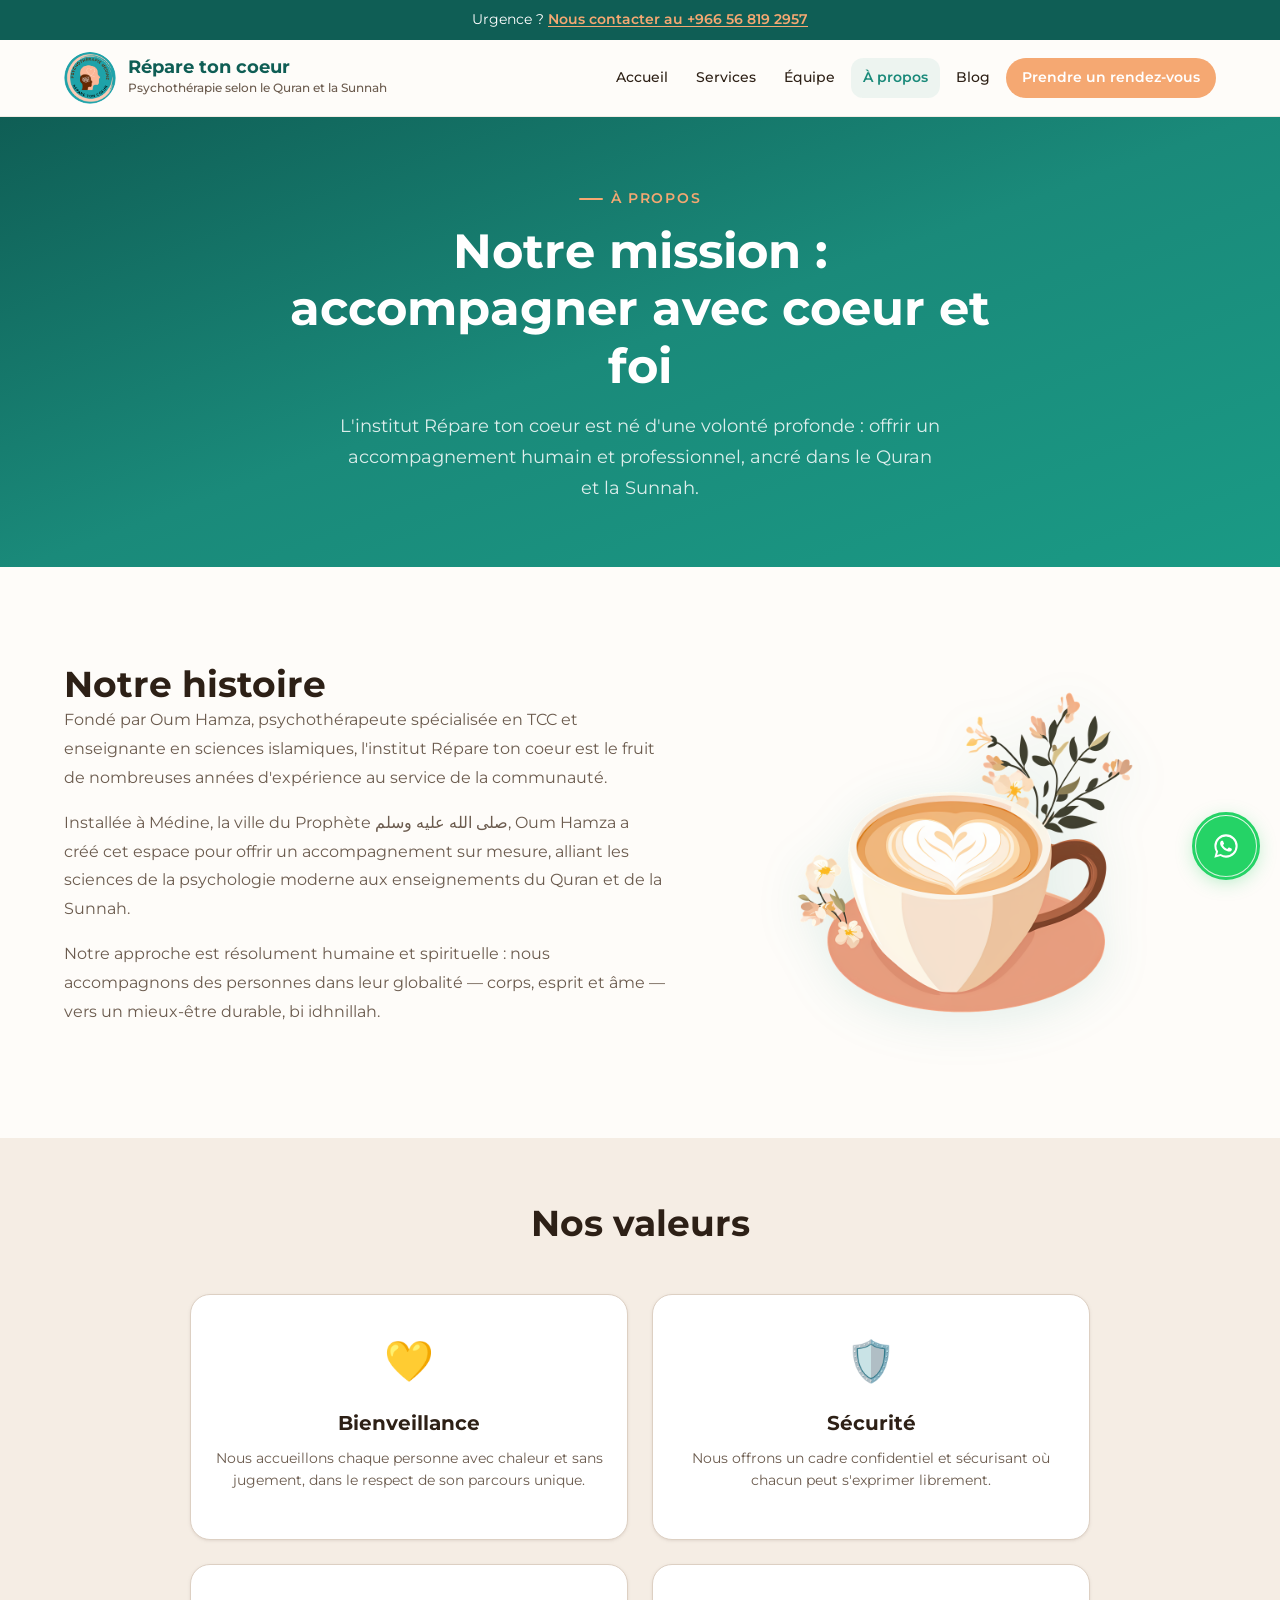
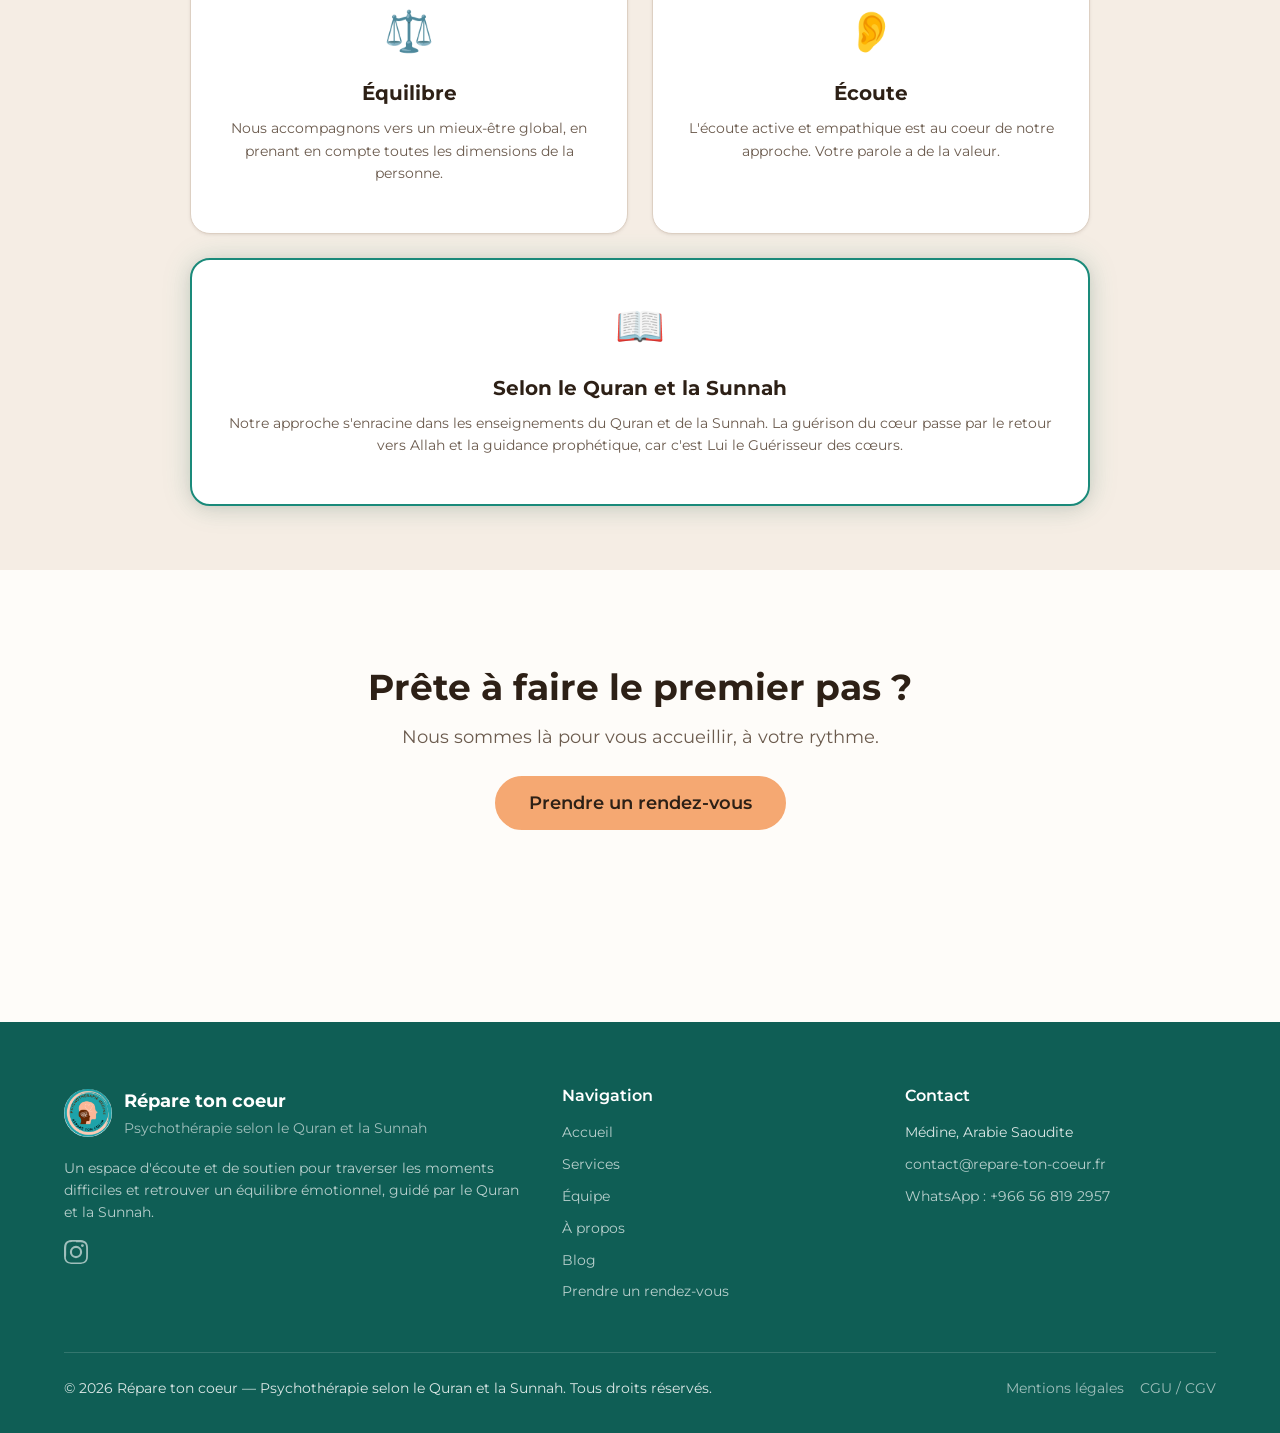
<file: a-propos/index.html>
<!DOCTYPE html><html lang="fr"> <head><meta charset="UTF-8"><meta name="viewport" content="width=device-width, initial-scale=1.0"><title>À propos | Répare ton coeur</title><meta name="description" content="Découvrez l'histoire, la mission et les valeurs de l'institut Répare ton coeur. Psychothérapie guidée par le Quran et la Sunnah à Médine."><meta property="og:title" content="À propos | Répare ton coeur"><meta property="og:description" content="Découvrez l'histoire, la mission et les valeurs de l'institut Répare ton coeur. Psychothérapie guidée par le Quran et la Sunnah à Médine."><meta property="og:type" content="website"><meta property="og:image" content="/assets/images/og-image.jpg"><meta property="og:url" content="https://www.repare-ton-coeur.fr/a-propos/"><meta property="og:locale" content="fr_FR"><meta name="twitter:card" content="summary_large_image"><link rel="canonical" href="https://www.repare-ton-coeur.fr/a-propos/"><link rel="icon" type="image/x-icon" href="/favicon.ico"><link rel="sitemap" href="/sitemap-index.xml"><link rel="stylesheet" href="/_astro/a-propos.BGeTq_Qi.css">
<style>.btn[data-astro-cid-6ygtcg62]{display:inline-flex;align-items:center;justify-content:center;gap:var(--space-2);font-family:var(--font-heading);font-weight:var(--weight-semibold);border-radius:var(--radius-full);transition:all var(--transition-normal);text-decoration:none;cursor:pointer;border:2px solid transparent;line-height:1}.btn--sm[data-astro-cid-6ygtcg62]{padding:var(--space-2) var(--space-4);font-size:var(--text-sm)}.btn--md[data-astro-cid-6ygtcg62]{padding:var(--space-3) var(--space-6);font-size:var(--text-base)}.btn--lg[data-astro-cid-6ygtcg62]{padding:var(--space-4) var(--space-8);font-size:var(--text-lg)}.btn--primary[data-astro-cid-6ygtcg62]{background-color:var(--color-primary);color:var(--color-white);border-color:var(--color-primary)}.btn--primary[data-astro-cid-6ygtcg62]:hover{background-color:var(--color-primary-dark);border-color:var(--color-primary-dark);transform:translateY(-1px);box-shadow:var(--shadow-md)}.btn--secondary[data-astro-cid-6ygtcg62]{background-color:var(--color-secondary);color:var(--color-text);border-color:var(--color-secondary)}.btn--secondary[data-astro-cid-6ygtcg62]:hover{background-color:var(--color-accent);border-color:var(--color-accent);transform:translateY(-1px);box-shadow:var(--shadow-md)}.btn--outline[data-astro-cid-6ygtcg62]{background-color:transparent;color:var(--color-primary);border-color:var(--color-primary)}.btn--outline[data-astro-cid-6ygtcg62]:hover{background-color:var(--color-primary);color:var(--color-white);transform:translateY(-1px);box-shadow:var(--shadow-md)}
.page-hero[data-astro-cid-xp7oeim3]{background:linear-gradient(160deg,var(--color-primary-dark) 0%,var(--color-primary) 50%,#1A9A85 100%);color:var(--color-white);padding:var(--space-16) 0 var(--space-12);text-align:center}.page-hero[data-astro-cid-xp7oeim3] .eyebrow[data-astro-cid-xp7oeim3]:before{background:var(--color-secondary)}.page-hero[data-astro-cid-xp7oeim3] h1[data-astro-cid-xp7oeim3]{color:var(--color-white);max-width:700px;margin-inline:auto;margin-bottom:var(--space-4)}.page-hero__subtitle[data-astro-cid-xp7oeim3]{font-size:var(--text-lg);color:#ffffffd9;max-width:600px;margin-inline:auto}.story[data-astro-cid-xp7oeim3]{padding:var(--space-24) 0}.story__grid[data-astro-cid-xp7oeim3]{display:grid;grid-template-columns:1.2fr 1fr;gap:var(--space-12);align-items:center}.story__content[data-astro-cid-xp7oeim3] p[data-astro-cid-xp7oeim3]{color:var(--color-text-muted);line-height:1.8}.story__visual[data-astro-cid-xp7oeim3]{display:flex;justify-content:center}.story__visual[data-astro-cid-xp7oeim3] img[data-astro-cid-xp7oeim3]{width:100%;max-width:360px;filter:drop-shadow(0 8px 24px rgba(26,138,122,.12))}.values[data-astro-cid-xp7oeim3]{padding:var(--space-16) 0;background:var(--color-surface)}.values__grid[data-astro-cid-xp7oeim3]{display:grid;grid-template-columns:repeat(2,1fr);gap:var(--space-6);max-width:900px;margin-inline:auto}.value-card[data-astro-cid-xp7oeim3]{text-align:center;background:var(--color-white);padding:var(--space-8) var(--space-6);border-radius:var(--radius-lg);box-shadow:var(--shadow-sm);border:1px solid var(--color-border);transition:all var(--transition-normal)}.value-card[data-astro-cid-xp7oeim3]:hover{transform:translateY(-3px);box-shadow:var(--shadow-md)}.value-card--highlight[data-astro-cid-xp7oeim3]{grid-column:1 / -1;border:2px solid var(--color-primary);background:var(--color-white);box-shadow:var(--shadow-md),var(--shadow-glow)}.value-card__icon[data-astro-cid-xp7oeim3]{font-size:2.5rem;display:block;margin-bottom:var(--space-4)}.value-card[data-astro-cid-xp7oeim3] h3[data-astro-cid-xp7oeim3]{font-size:var(--text-xl);margin-bottom:var(--space-3)}.value-card[data-astro-cid-xp7oeim3] p[data-astro-cid-xp7oeim3]{font-size:var(--text-sm);color:var(--color-text-muted);line-height:1.6}.cta-section[data-astro-cid-xp7oeim3]{padding:var(--space-24) 0}.cta-section[data-astro-cid-xp7oeim3] h2[data-astro-cid-xp7oeim3]{margin-bottom:var(--space-3)}.cta-section[data-astro-cid-xp7oeim3] p[data-astro-cid-xp7oeim3]{color:var(--color-text-muted);font-size:var(--text-lg);margin-bottom:var(--space-6)}@media(max-width:1023px){.story__grid[data-astro-cid-xp7oeim3]{grid-template-columns:1fr}.story__visual[data-astro-cid-xp7oeim3]{order:-1}}@media(max-width:639px){.values__grid[data-astro-cid-xp7oeim3]{grid-template-columns:1fr}}
</style></head> <body>  <div class="crisis-bar" role="complementary" aria-label="Contact urgence" data-astro-cid-o4rtyv2i> <div class="crisis-bar__inner container" data-astro-cid-o4rtyv2i> <p data-astro-cid-o4rtyv2i>
Urgence ? <a href="https://wa.me/966568192957" target="_blank" rel="noopener" data-astro-cid-o4rtyv2i>Nous contacter au +966 56 819 2957</a> </p> </div> </div>  <header class="header" id="site-header" role="banner" data-astro-cid-qlfjksao> <div class="header__inner container" data-astro-cid-qlfjksao> <a href="/" class="header__logo" aria-label="Répare ton coeur — Accueil" data-astro-cid-qlfjksao> <img src="/assets/images/logo.png" alt="Logo Psychothérapie Medine — Répare ton coeur" width="52" height="52" data-astro-cid-qlfjksao> <span class="header__brand" data-astro-cid-qlfjksao> <span class="header__brand-name" data-astro-cid-qlfjksao>Répare ton coeur</span> <span class="header__brand-sub" data-astro-cid-qlfjksao>Psychothérapie selon le Quran et la Sunnah</span> </span> </a> <div class="header__desktop-nav" data-astro-cid-qlfjksao> <nav class="nav" role="navigation" aria-label="Navigation principale" data-astro-cid-afdttjsk> <ul class="nav__list" data-astro-cid-afdttjsk> <li class="nav__item" data-astro-cid-afdttjsk> <a href="/" class="nav__link" data-astro-cid-afdttjsk> Accueil </a> </li><li class="nav__item" data-astro-cid-afdttjsk> <a href="/services" class="nav__link" data-astro-cid-afdttjsk> Services </a> </li><li class="nav__item" data-astro-cid-afdttjsk> <a href="/equipe" class="nav__link" data-astro-cid-afdttjsk> Équipe </a> </li><li class="nav__item" data-astro-cid-afdttjsk> <a href="/a-propos" class="nav__link nav__link--active" aria-current="page" data-astro-cid-afdttjsk> À propos </a> </li><li class="nav__item" data-astro-cid-afdttjsk> <a href="/blog" class="nav__link" data-astro-cid-afdttjsk> Blog </a> </li> <li class="nav__item" data-astro-cid-afdttjsk> <a href="/prendre-rendez-vous" class="nav__link nav__link--cta" data-astro-cid-afdttjsk> Prendre un rendez-vous </a> </li> </ul> </nav>  </div> <button class="header__menu-toggle" id="menu-toggle" aria-label="Ouvrir le menu de navigation" aria-expanded="false" data-astro-cid-qlfjksao> <span class="header__menu-icon" aria-hidden="true" data-astro-cid-qlfjksao></span> </button> </div> </header> <!-- Mobile nav: OUTSIDE header, styles 100% inline to avoid Astro scoping issues --> <div id="nav-overlay" style="position:fixed;inset:0;background:rgba(0,0,0,0.4);z-index:199;opacity:0;pointer-events:none;transition:opacity 250ms ease;" data-astro-cid-qlfjksao></div> <nav id="mobile-nav" style="position:fixed;top:0;right:0;bottom:0;width:min(320px,85vw);background:#fff;box-shadow:-4px 0 24px rgba(0,0,0,0.12);transform:translateX(100%);transition:transform 250ms ease;z-index:200;padding:1.5rem;overflow-y:auto;overscroll-behavior:contain;-webkit-overflow-scrolling:touch;display:none;" role="navigation" aria-label="Navigation mobile" data-astro-cid-qlfjksao> <button id="mobile-nav-close" aria-label="Fermer le menu" style="position:absolute;top:1rem;right:1rem;width:40px;height:40px;border:none;background:none;cursor:pointer;display:flex;align-items:center;justify-content:center;border-radius:0.5rem;" data-astro-cid-qlfjksao> <svg width="24" height="24" viewBox="0 0 24 24" fill="none" stroke="#2D2016" stroke-width="2" stroke-linecap="round" data-astro-cid-qlfjksao><line x1="18" y1="6" x2="6" y2="18" data-astro-cid-qlfjksao></line><line x1="6" y1="6" x2="18" y2="18" data-astro-cid-qlfjksao></line></svg> </button> <ul style="display:flex;flex-direction:column;gap:0.25rem;list-style:none;padding:0;margin:3rem 0 0 0;" data-astro-cid-qlfjksao> <li data-astro-cid-qlfjksao><a href="/" style="display:block;padding:0.75rem 1rem;font-size:1.125rem;font-weight:500;color:#2D2016;text-decoration:none;border-radius:0.5rem;" data-astro-cid-qlfjksao>Accueil</a></li> <li data-astro-cid-qlfjksao><a href="/services" style="display:block;padding:0.75rem 1rem;font-size:1.125rem;font-weight:500;color:#2D2016;text-decoration:none;border-radius:0.5rem;" data-astro-cid-qlfjksao>Services</a></li> <li data-astro-cid-qlfjksao><a href="/equipe" style="display:block;padding:0.75rem 1rem;font-size:1.125rem;font-weight:500;color:#2D2016;text-decoration:none;border-radius:0.5rem;" data-astro-cid-qlfjksao>Équipe</a></li> <li data-astro-cid-qlfjksao><a href="/a-propos" style="display:block;padding:0.75rem 1rem;font-size:1.125rem;font-weight:500;color:#2D2016;text-decoration:none;border-radius:0.5rem;" data-astro-cid-qlfjksao>À propos</a></li> <li data-astro-cid-qlfjksao><a href="/blog" style="display:block;padding:0.75rem 1rem;font-size:1.125rem;font-weight:500;color:#2D2016;text-decoration:none;border-radius:0.5rem;" data-astro-cid-qlfjksao>Blog</a></li> <li style="margin-top:1rem;" data-astro-cid-qlfjksao><a href="/prendre-rendez-vous" style="display:block;padding:0.75rem 1rem;font-size:1.125rem;font-weight:600;color:#fff;text-decoration:none;border-radius:9999px;background:#F5A872;text-align:center;" data-astro-cid-qlfjksao>Prendre un rendez-vous</a></li> </ul> </nav>  <script>
  (function() {
    var toggle = document.getElementById('menu-toggle');
    var nav = document.getElementById('mobile-nav');
    var overlay = document.getElementById('nav-overlay');
    var isOpen = false;

    if (!toggle || !nav || !overlay) return;

    function openMenu() {
      isOpen = true;
      nav.style.display = 'block';
      // Force reflow before animating
      nav.offsetHeight;
      nav.style.transform = 'translateX(0)';
      overlay.style.opacity = '1';
      overlay.style.pointerEvents = 'auto';
      document.body.style.overflow = 'hidden';
      toggle.setAttribute('aria-expanded', 'true');
    }

    function closeMenu() {
      isOpen = false;
      nav.style.transform = 'translateX(100%)';
      overlay.style.opacity = '0';
      overlay.style.pointerEvents = 'none';
      document.body.style.overflow = '';
      toggle.setAttribute('aria-expanded', 'false');
      setTimeout(function() {
        if (!isOpen) nav.style.display = 'none';
      }, 300);
    }

    toggle.addEventListener('click', function(e) {
      e.stopPropagation();
      if (isOpen) {
        closeMenu();
      } else {
        openMenu();
      }
    });

    overlay.addEventListener('click', closeMenu);

    var closeBtn = document.getElementById('mobile-nav-close');
    if (closeBtn) closeBtn.addEventListener('click', closeMenu);

    var links = nav.querySelectorAll('a');
    for (var i = 0; i < links.length; i++) {
      links[i].addEventListener('click', closeMenu);
    }
  })();
</script> <script>
  (function() {
    var header = document.getElementById('site-header');
    if (!header) return;

    var placeholder = document.createElement('div');
    placeholder.style.display = 'none';
    header.parentNode.insertBefore(placeholder, header.nextSibling);

    var lastScrollY = window.scrollY;
    var isFixed = false;
    var headerHeight = header.offsetHeight;

    function engage() {
      if (isFixed) return;
      headerHeight = header.offsetHeight;
      placeholder.style.display = 'block';
      placeholder.style.height = headerHeight + 'px';
      header.style.position = 'fixed';
      header.style.top = '0';
      header.style.left = '0';
      header.style.right = '0';
      header.style.zIndex = '100';
      header.style.transform = 'translateY(-100%)';
      header.style.transition = 'none';
      header.style.boxShadow = '0 2px 12px rgba(0,0,0,0.08)';
      isFixed = true;
      header.offsetHeight;
      header.style.transition = 'transform 400ms cubic-bezier(0.16, 1, 0.3, 1)';
      header.style.transform = 'translateY(0)';
    }

    function disengage() {
      if (!isFixed) return;
      header.style.transition = 'transform 300ms ease';
      header.style.transform = 'translateY(-100%)';
      setTimeout(function() {
        header.style.position = '';
        header.style.top = '';
        header.style.left = '';
        header.style.right = '';
        header.style.zIndex = '';
        header.style.transform = '';
        header.style.transition = '';
        header.style.boxShadow = '';
        placeholder.style.display = 'none';
        isFixed = false;
      }, 300);
    }

    function resetToFlow() {
      header.style.position = '';
      header.style.top = '';
      header.style.left = '';
      header.style.right = '';
      header.style.zIndex = '';
      header.style.transform = '';
      header.style.transition = '';
      header.style.boxShadow = '';
      placeholder.style.display = 'none';
      isFixed = false;
    }

    window.addEventListener('scroll', function() {
      var currentScrollY = window.scrollY;

      if (currentScrollY <= headerHeight) {
        if (isFixed) resetToFlow();
      } else if (currentScrollY < lastScrollY) {
        engage();
      } else if (currentScrollY > lastScrollY) {
        if (isFixed) disengage();
      }

      lastScrollY = currentScrollY;
    }, { passive: true });
  })();
</script> <main id="main-content">  <section class="page-hero" data-astro-cid-xp7oeim3> <div class="container" data-astro-cid-xp7oeim3> <p class="eyebrow" style="color: var(--color-secondary); justify-content: center;" data-astro-cid-xp7oeim3>À propos</p> <h1 data-astro-cid-xp7oeim3>Notre mission : accompagner avec coeur et foi</h1> <p class="page-hero__subtitle" data-astro-cid-xp7oeim3>
L'institut Répare ton coeur est né d'une volonté profonde : offrir un accompagnement
        humain et professionnel, ancré dans le Quran et la Sunnah.
</p> </div> </section> <section class="story" aria-labelledby="story-title" data-astro-cid-xp7oeim3> <div class="container story__grid" data-astro-cid-xp7oeim3> <div class="story__content animate-on-scroll" data-astro-cid-xp7oeim3> <h2 id="story-title" data-astro-cid-xp7oeim3>Notre histoire</h2> <p data-astro-cid-xp7oeim3>
Fondé par Oum Hamza, psychothérapeute spécialisée en TCC et enseignante en sciences islamiques,
          l'institut Répare ton coeur est le fruit de nombreuses années d'expérience au service de la communauté.
</p> <p data-astro-cid-xp7oeim3>
Installée à Médine, la ville du Prophète صلى الله عليه وسلم, Oum Hamza a créé cet espace
          pour offrir un accompagnement sur mesure, alliant les sciences de la psychologie moderne
          aux enseignements du Quran et de la Sunnah.
</p> <p data-astro-cid-xp7oeim3>
Notre approche est résolument humaine et spirituelle : nous accompagnons des personnes
          dans leur globalité — corps, esprit et âme — vers un mieux-être durable, bi idhnillah.
</p> </div> <div class="story__visual animate-on-scroll" data-astro-cid-xp7oeim3> <img src="/assets/images/tasse-coeur.png" alt="Tasse avec un coeur — bienveillance et écoute" width="300" height="300" loading="lazy" data-astro-cid-xp7oeim3> </div> </div> </section> <section class="values" aria-labelledby="values-title" data-astro-cid-xp7oeim3> <div class="container" data-astro-cid-xp7oeim3> <h2 id="values-title" class="animate-on-scroll" style="text-align: center; margin-bottom: var(--space-12);" data-astro-cid-xp7oeim3>Nos valeurs</h2> <div class="values__grid" data-astro-cid-xp7oeim3> <div class="value-card animate-on-scroll animate-delay-1" data-astro-cid-xp7oeim3> <span class="value-card__icon" aria-hidden="true" data-astro-cid-xp7oeim3>💛</span> <h3 data-astro-cid-xp7oeim3>Bienveillance</h3> <p data-astro-cid-xp7oeim3>Nous accueillons chaque personne avec chaleur et sans jugement, dans le respect de son parcours unique.</p> </div><div class="value-card animate-on-scroll animate-delay-2" data-astro-cid-xp7oeim3> <span class="value-card__icon" aria-hidden="true" data-astro-cid-xp7oeim3>🛡️</span> <h3 data-astro-cid-xp7oeim3>Sécurité</h3> <p data-astro-cid-xp7oeim3>Nous offrons un cadre confidentiel et sécurisant où chacun peut s&#39;exprimer librement.</p> </div><div class="value-card animate-on-scroll animate-delay-3" data-astro-cid-xp7oeim3> <span class="value-card__icon" aria-hidden="true" data-astro-cid-xp7oeim3>⚖️</span> <h3 data-astro-cid-xp7oeim3>Équilibre</h3> <p data-astro-cid-xp7oeim3>Nous accompagnons vers un mieux-être global, en prenant en compte toutes les dimensions de la personne.</p> </div><div class="value-card animate-on-scroll animate-delay-4" data-astro-cid-xp7oeim3> <span class="value-card__icon" aria-hidden="true" data-astro-cid-xp7oeim3>👂</span> <h3 data-astro-cid-xp7oeim3>Écoute</h3> <p data-astro-cid-xp7oeim3>L&#39;écoute active et empathique est au coeur de notre approche. Votre parole a de la valeur.</p> </div><div class="value-card value-card--highlight animate-on-scroll animate-delay-5" data-astro-cid-xp7oeim3> <span class="value-card__icon" aria-hidden="true" data-astro-cid-xp7oeim3>📖</span> <h3 data-astro-cid-xp7oeim3>Selon le Quran et la Sunnah</h3> <p data-astro-cid-xp7oeim3>Notre approche s&#39;enracine dans les enseignements du Quran et de la Sunnah. La guérison du cœur passe par le retour vers Allah et la guidance prophétique, car c&#39;est Lui le Guérisseur des cœurs.</p> </div> </div> </div> </section> <section class="cta-section animate-on-scroll" data-astro-cid-xp7oeim3> <div class="container" style="text-align: center;" data-astro-cid-xp7oeim3> <h2 data-astro-cid-xp7oeim3>Prête à faire le premier pas ?</h2> <p data-astro-cid-xp7oeim3>Nous sommes là pour vous accueillir, à votre rythme.</p> <a href="/prendre-rendez-vous" data-astro-cid-6ygtcg62="true" class="btn btn--secondary btn--lg"> Prendre un rendez-vous </a>  </div> </section>  </main> <footer class="footer" role="contentinfo" data-astro-cid-35ed7um5> <div class="footer__inner container" data-astro-cid-35ed7um5> <div class="footer__grid" data-astro-cid-35ed7um5> <div class="footer__col" data-astro-cid-35ed7um5> <div class="footer__brand" data-astro-cid-35ed7um5> <img src="/assets/images/logo.png" alt="" width="48" height="48" data-astro-cid-35ed7um5> <div data-astro-cid-35ed7um5> <p class="footer__name" data-astro-cid-35ed7um5>Répare ton coeur</p> <p class="footer__tagline" data-astro-cid-35ed7um5>Psychothérapie selon le Quran et la Sunnah</p> </div> </div> <p class="footer__desc" data-astro-cid-35ed7um5>
Un espace d'écoute et de soutien pour traverser les moments difficiles et retrouver un équilibre émotionnel, guidé par le Quran et la Sunnah.
</p> <div class="footer__socials" data-astro-cid-35ed7um5> <a href="https://www.instagram.com/repare.toncoeur/" target="_blank" rel="noopener" aria-label="Instagram" data-astro-cid-35ed7um5> <svg width="24" height="24" viewBox="0 0 24 24" fill="none" xmlns="http://www.w3.org/2000/svg" aria-hidden="true" data-astro-cid-35ed7um5> <path d="M12 2.163c3.204 0 3.584.012 4.85.07 1.17.054 1.97.24 2.43.403a4.088 4.088 0 011.47.957c.453.453.753.898.957 1.47.163.46.35 1.26.403 2.43.058 1.266.07 1.646.07 4.85s-.012 3.584-.07 4.85c-.054 1.17-.24 1.97-.403 2.43a4.088 4.088 0 01-.957 1.47 4.088 4.088 0 01-1.47.957c-.46.163-1.26.35-2.43.403-1.266.058-1.646.07-4.85.07s-3.584-.012-4.85-.07c-1.17-.054-1.97-.24-2.43-.403a4.088 4.088 0 01-1.47-.957 4.088 4.088 0 01-.957-1.47c-.163-.46-.35-1.26-.403-2.43C2.175 15.584 2.163 15.204 2.163 12s.012-3.584.07-4.85c.054-1.17.24-1.97.403-2.43a4.088 4.088 0 01.957-1.47A4.088 4.088 0 015.063 2.3c.46-.163 1.26-.35 2.43-.403C8.759 1.84 9.139 1.827 12 1.827V2.163zM12 0C8.741 0 8.333.014 7.053.072 5.775.13 4.903.333 4.14.63a5.876 5.876 0 00-2.126 1.384A5.876 5.876 0 00.63 4.14C.333 4.903.13 5.775.072 7.053.014 8.333 0 8.741 0 12s.014 3.668.072 4.948c.058 1.277.261 2.15.558 2.912a5.876 5.876 0 001.384 2.126 5.876 5.876 0 002.126 1.384c.763.297 1.635.5 2.913.558C8.333 23.986 8.741 24 12 24s3.668-.014 4.948-.072c1.277-.058 2.15-.261 2.912-.558a5.876 5.876 0 002.126-1.384 5.876 5.876 0 001.384-2.126c.297-.763.5-1.635.558-2.913C23.986 15.668 24 15.259 24 12s-.014-3.668-.072-4.948c-.058-1.277-.261-2.15-.558-2.912a5.876 5.876 0 00-1.384-2.126A5.876 5.876 0 0019.86.63C19.097.333 18.225.13 16.948.072 15.668.014 15.259 0 12 0zm0 5.838a6.162 6.162 0 100 12.324 6.162 6.162 0 000-12.324zM12 16a4 4 0 110-8 4 4 0 010 8zm6.406-11.845a1.44 1.44 0 100 2.881 1.44 1.44 0 000-2.881z" fill="currentColor" data-astro-cid-35ed7um5></path> </svg> </a> </div> </div> <div class="footer__col" data-astro-cid-35ed7um5> <h3 class="footer__heading" data-astro-cid-35ed7um5>Navigation</h3> <ul class="footer__links" data-astro-cid-35ed7um5> <li data-astro-cid-35ed7um5><a href="/" data-astro-cid-35ed7um5>Accueil</a></li> <li data-astro-cid-35ed7um5><a href="/services" data-astro-cid-35ed7um5>Services</a></li> <li data-astro-cid-35ed7um5><a href="/equipe" data-astro-cid-35ed7um5>Équipe</a></li> <li data-astro-cid-35ed7um5><a href="/a-propos" data-astro-cid-35ed7um5>À propos</a></li> <li data-astro-cid-35ed7um5><a href="/blog" data-astro-cid-35ed7um5>Blog</a></li> <li data-astro-cid-35ed7um5><a href="/prendre-rendez-vous" data-astro-cid-35ed7um5>Prendre un rendez-vous</a></li> </ul> </div> <div class="footer__col" data-astro-cid-35ed7um5> <h3 class="footer__heading" data-astro-cid-35ed7um5>Contact</h3> <ul class="footer__links" data-astro-cid-35ed7um5> <li data-astro-cid-35ed7um5>Médine, Arabie Saoudite</li> <li data-astro-cid-35ed7um5><a href="mailto:contact@repare-ton-coeur.fr" data-astro-cid-35ed7um5>contact@repare-ton-coeur.fr</a></li> <li data-astro-cid-35ed7um5><a href="https://wa.me/966568192957" target="_blank" rel="noopener" data-astro-cid-35ed7um5>WhatsApp : +966 56 819 2957</a></li> </ul> </div> </div> <div class="footer__bottom" data-astro-cid-35ed7um5> <p data-astro-cid-35ed7um5>&copy; 2026 Répare ton coeur — Psychothérapie selon le Quran et la Sunnah. Tous droits réservés.</p> <div class="footer__legal-links" data-astro-cid-35ed7um5> <a href="/mentions-legales" data-astro-cid-35ed7um5>Mentions légales</a> <a href="/conditions-generales" data-astro-cid-35ed7um5>CGU / CGV</a> </div> </div> </div> </footer>  <a href="https://wa.me/966568192957" class="whatsapp-btn" target="_blank" rel="noopener" aria-label="Nous contacter sur WhatsApp" data-astro-cid-a3mtbhax> <svg viewBox="0 0 32 32" fill="none" xmlns="http://www.w3.org/2000/svg" width="28" height="28" aria-hidden="true" data-astro-cid-a3mtbhax> <path d="M16.004 2.667A13.28 13.28 0 002.72 15.95a13.2 13.2 0 001.787 6.645L2.667 29.333l6.96-1.82A13.3 13.3 0 0016.004 29.3 13.28 13.28 0 0029.333 16 13.28 13.28 0 0016.004 2.667zm0 24.28a10.9 10.9 0 01-5.58-1.525l-.4-.237-4.14 1.084 1.104-4.028-.26-.413a10.93 10.93 0 01-1.676-5.828 10.96 10.96 0 0110.952-10.953A10.96 10.96 0 0126.96 16a10.96 10.96 0 01-10.956 10.947zm6.008-8.2c-.33-.164-1.95-.96-2.252-1.07-.302-.11-.522-.165-.74.164-.22.33-.852 1.07-1.044 1.29-.193.22-.385.248-.715.083-.33-.164-1.392-.513-2.652-1.635-.98-.873-1.642-1.95-1.834-2.28-.193-.33-.02-.508.145-.672.148-.148.33-.385.495-.578.165-.193.22-.33.33-.55.11-.22.055-.413-.028-.578-.082-.165-.74-1.785-1.015-2.444-.267-.642-.54-.556-.74-.566-.193-.008-.413-.01-.633-.01s-.578.083-.88.414c-.303.33-1.155 1.13-1.155 2.752s1.183 3.192 1.348 3.412c.165.22 2.328 3.553 5.64 4.982.788.34 1.403.543 1.882.695.79.252 1.51.216 2.078.131.634-.094 1.95-.797 2.225-1.566.275-.77.275-1.43.193-1.567-.083-.137-.303-.22-.633-.385z" fill="currentColor" data-astro-cid-a3mtbhax></path> </svg> <span class="whatsapp-btn__pulse" aria-hidden="true" data-astro-cid-a3mtbhax></span> </a>  <button class="scroll-top" aria-label="Retour en haut de la page" id="scroll-top-btn" data-astro-cid-hnzwq3ap> <svg width="20" height="20" viewBox="0 0 20 20" fill="none" xmlns="http://www.w3.org/2000/svg" aria-hidden="true" data-astro-cid-hnzwq3ap> <path d="M10 15V5M10 5L5 10M10 5L15 10" stroke="currentColor" stroke-width="2" stroke-linecap="round" stroke-linejoin="round" data-astro-cid-hnzwq3ap></path> </svg> </button>  <script type="module">const e=document.getElementById("scroll-top-btn");e&&(window.addEventListener("scroll",()=>{window.scrollY>400?e.classList.add("visible"):e.classList.remove("visible")},{passive:!0}),e.addEventListener("click",()=>{window.scrollTo({top:0,behavior:"smooth"})}));</script>  </body></html> <script type="module">const o=new IntersectionObserver(e=>{e.forEach(r=>{r.isIntersecting&&r.target.classList.add("visible")})},{threshold:.1,rootMargin:"0px 0px -40px 0px"});document.querySelectorAll(".animate-on-scroll").forEach(e=>o.observe(e));</script>
</file>
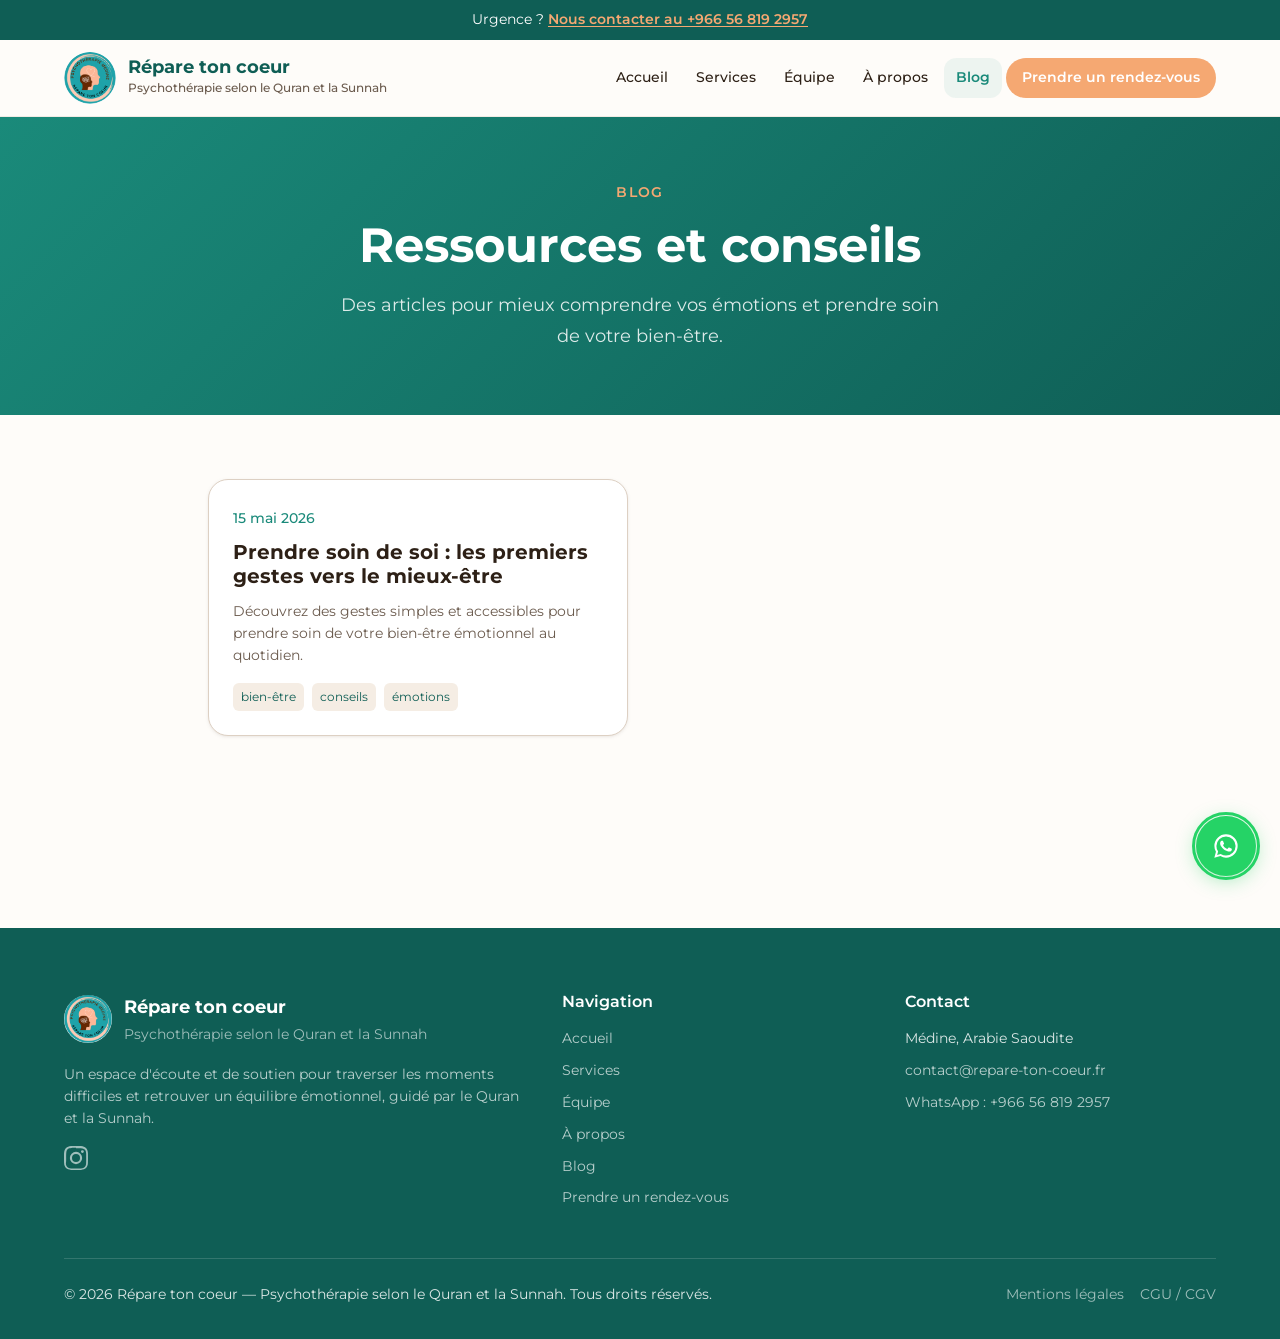
<file: blog/index.html>
<!DOCTYPE html><html lang="fr"> <head><meta charset="UTF-8"><meta name="viewport" content="width=device-width, initial-scale=1.0"><title>Blog | Répare ton coeur</title><meta name="description" content="Articles, conseils et ressources psychosociales par l'institut Répare ton coeur. Retrouvez nos publications sur le bien-être émotionnel."><meta property="og:title" content="Blog | Répare ton coeur"><meta property="og:description" content="Articles, conseils et ressources psychosociales par l'institut Répare ton coeur. Retrouvez nos publications sur le bien-être émotionnel."><meta property="og:type" content="website"><meta property="og:image" content="/assets/images/og-image.jpg"><meta property="og:url" content="https://www.repare-ton-coeur.fr/blog/"><meta property="og:locale" content="fr_FR"><meta name="twitter:card" content="summary_large_image"><link rel="canonical" href="https://www.repare-ton-coeur.fr/blog/"><link rel="icon" type="image/x-icon" href="/favicon.ico"><link rel="sitemap" href="/sitemap-index.xml"><link rel="stylesheet" href="/_astro/a-propos.BGeTq_Qi.css">
<style>.page-hero[data-astro-cid-5tznm7mj]{background:linear-gradient(135deg,var(--color-primary) 0%,var(--color-primary-dark) 100%);color:var(--color-white);padding:var(--space-16) 0 var(--space-12);text-align:center}.page-hero__eyebrow[data-astro-cid-5tznm7mj]{font-size:var(--text-sm);font-weight:var(--weight-semibold);text-transform:uppercase;letter-spacing:.1em;color:var(--color-secondary);margin-bottom:var(--space-3)}.page-hero[data-astro-cid-5tznm7mj] h1[data-astro-cid-5tznm7mj]{color:var(--color-white);margin-bottom:var(--space-4)}.page-hero__subtitle[data-astro-cid-5tznm7mj]{font-size:var(--text-lg);color:#ffffffd9;max-width:600px;margin-inline:auto}.blog-list[data-astro-cid-5tznm7mj]{padding:var(--space-16) 0 var(--space-24)}.blog-list__empty[data-astro-cid-5tznm7mj]{text-align:center;padding:var(--space-16) 0;color:var(--color-text-muted);font-size:var(--text-lg)}.blog-list__grid[data-astro-cid-5tznm7mj]{display:grid;grid-template-columns:repeat(auto-fill,minmax(340px,420px));justify-content:center;gap:var(--space-6)}.blog-card[data-astro-cid-5tznm7mj]{background:var(--color-white);border-radius:var(--radius-lg);padding:var(--space-6);box-shadow:var(--shadow-sm);border:1px solid var(--color-border);transition:all var(--transition-normal)}.blog-card[data-astro-cid-5tznm7mj]:hover{box-shadow:var(--shadow-md);border-color:var(--color-primary)}.blog-card__date[data-astro-cid-5tznm7mj]{font-size:var(--text-sm);color:var(--color-primary);font-weight:var(--weight-medium)}.blog-card[data-astro-cid-5tznm7mj] h2[data-astro-cid-5tznm7mj]{font-size:var(--text-xl);margin:var(--space-2) 0 var(--space-3)}.blog-card[data-astro-cid-5tznm7mj] h2[data-astro-cid-5tznm7mj] a[data-astro-cid-5tznm7mj]{color:var(--color-text);text-decoration:none}.blog-card[data-astro-cid-5tznm7mj] h2[data-astro-cid-5tznm7mj] a[data-astro-cid-5tznm7mj]:hover{color:var(--color-primary)}.blog-card[data-astro-cid-5tznm7mj] p[data-astro-cid-5tznm7mj]{font-size:var(--text-sm);color:var(--color-text-muted);line-height:1.6}.blog-card__tags[data-astro-cid-5tznm7mj]{display:flex;flex-wrap:wrap;gap:var(--space-2);margin-top:var(--space-3)}.blog-card__tag[data-astro-cid-5tznm7mj]{background:var(--color-surface);padding:var(--space-1) var(--space-2);border-radius:var(--radius-sm);font-size:var(--text-xs);color:var(--color-primary-dark)}
</style></head> <body>  <div class="crisis-bar" role="complementary" aria-label="Contact urgence" data-astro-cid-o4rtyv2i> <div class="crisis-bar__inner container" data-astro-cid-o4rtyv2i> <p data-astro-cid-o4rtyv2i>
Urgence ? <a href="https://wa.me/966568192957" target="_blank" rel="noopener" data-astro-cid-o4rtyv2i>Nous contacter au +966 56 819 2957</a> </p> </div> </div>  <header class="header" id="site-header" role="banner" data-astro-cid-qlfjksao> <div class="header__inner container" data-astro-cid-qlfjksao> <a href="/" class="header__logo" aria-label="Répare ton coeur — Accueil" data-astro-cid-qlfjksao> <img src="/assets/images/logo.png" alt="Logo Psychothérapie Medine — Répare ton coeur" width="52" height="52" data-astro-cid-qlfjksao> <span class="header__brand" data-astro-cid-qlfjksao> <span class="header__brand-name" data-astro-cid-qlfjksao>Répare ton coeur</span> <span class="header__brand-sub" data-astro-cid-qlfjksao>Psychothérapie selon le Quran et la Sunnah</span> </span> </a> <div class="header__desktop-nav" data-astro-cid-qlfjksao> <nav class="nav" role="navigation" aria-label="Navigation principale" data-astro-cid-afdttjsk> <ul class="nav__list" data-astro-cid-afdttjsk> <li class="nav__item" data-astro-cid-afdttjsk> <a href="/" class="nav__link" data-astro-cid-afdttjsk> Accueil </a> </li><li class="nav__item" data-astro-cid-afdttjsk> <a href="/services" class="nav__link" data-astro-cid-afdttjsk> Services </a> </li><li class="nav__item" data-astro-cid-afdttjsk> <a href="/equipe" class="nav__link" data-astro-cid-afdttjsk> Équipe </a> </li><li class="nav__item" data-astro-cid-afdttjsk> <a href="/a-propos" class="nav__link" data-astro-cid-afdttjsk> À propos </a> </li><li class="nav__item" data-astro-cid-afdttjsk> <a href="/blog" class="nav__link nav__link--active" aria-current="page" data-astro-cid-afdttjsk> Blog </a> </li> <li class="nav__item" data-astro-cid-afdttjsk> <a href="/prendre-rendez-vous" class="nav__link nav__link--cta" data-astro-cid-afdttjsk> Prendre un rendez-vous </a> </li> </ul> </nav>  </div> <button class="header__menu-toggle" id="menu-toggle" aria-label="Ouvrir le menu de navigation" aria-expanded="false" data-astro-cid-qlfjksao> <span class="header__menu-icon" aria-hidden="true" data-astro-cid-qlfjksao></span> </button> </div> </header> <!-- Mobile nav: OUTSIDE header, styles 100% inline to avoid Astro scoping issues --> <div id="nav-overlay" style="position:fixed;inset:0;background:rgba(0,0,0,0.4);z-index:199;opacity:0;pointer-events:none;transition:opacity 250ms ease;" data-astro-cid-qlfjksao></div> <nav id="mobile-nav" style="position:fixed;top:0;right:0;bottom:0;width:min(320px,85vw);background:#fff;box-shadow:-4px 0 24px rgba(0,0,0,0.12);transform:translateX(100%);transition:transform 250ms ease;z-index:200;padding:1.5rem;overflow-y:auto;overscroll-behavior:contain;-webkit-overflow-scrolling:touch;display:none;" role="navigation" aria-label="Navigation mobile" data-astro-cid-qlfjksao> <button id="mobile-nav-close" aria-label="Fermer le menu" style="position:absolute;top:1rem;right:1rem;width:40px;height:40px;border:none;background:none;cursor:pointer;display:flex;align-items:center;justify-content:center;border-radius:0.5rem;" data-astro-cid-qlfjksao> <svg width="24" height="24" viewBox="0 0 24 24" fill="none" stroke="#2D2016" stroke-width="2" stroke-linecap="round" data-astro-cid-qlfjksao><line x1="18" y1="6" x2="6" y2="18" data-astro-cid-qlfjksao></line><line x1="6" y1="6" x2="18" y2="18" data-astro-cid-qlfjksao></line></svg> </button> <ul style="display:flex;flex-direction:column;gap:0.25rem;list-style:none;padding:0;margin:3rem 0 0 0;" data-astro-cid-qlfjksao> <li data-astro-cid-qlfjksao><a href="/" style="display:block;padding:0.75rem 1rem;font-size:1.125rem;font-weight:500;color:#2D2016;text-decoration:none;border-radius:0.5rem;" data-astro-cid-qlfjksao>Accueil</a></li> <li data-astro-cid-qlfjksao><a href="/services" style="display:block;padding:0.75rem 1rem;font-size:1.125rem;font-weight:500;color:#2D2016;text-decoration:none;border-radius:0.5rem;" data-astro-cid-qlfjksao>Services</a></li> <li data-astro-cid-qlfjksao><a href="/equipe" style="display:block;padding:0.75rem 1rem;font-size:1.125rem;font-weight:500;color:#2D2016;text-decoration:none;border-radius:0.5rem;" data-astro-cid-qlfjksao>Équipe</a></li> <li data-astro-cid-qlfjksao><a href="/a-propos" style="display:block;padding:0.75rem 1rem;font-size:1.125rem;font-weight:500;color:#2D2016;text-decoration:none;border-radius:0.5rem;" data-astro-cid-qlfjksao>À propos</a></li> <li data-astro-cid-qlfjksao><a href="/blog" style="display:block;padding:0.75rem 1rem;font-size:1.125rem;font-weight:500;color:#2D2016;text-decoration:none;border-radius:0.5rem;" data-astro-cid-qlfjksao>Blog</a></li> <li style="margin-top:1rem;" data-astro-cid-qlfjksao><a href="/prendre-rendez-vous" style="display:block;padding:0.75rem 1rem;font-size:1.125rem;font-weight:600;color:#fff;text-decoration:none;border-radius:9999px;background:#F5A872;text-align:center;" data-astro-cid-qlfjksao>Prendre un rendez-vous</a></li> </ul> </nav>  <script>
  (function() {
    var toggle = document.getElementById('menu-toggle');
    var nav = document.getElementById('mobile-nav');
    var overlay = document.getElementById('nav-overlay');
    var isOpen = false;

    if (!toggle || !nav || !overlay) return;

    function openMenu() {
      isOpen = true;
      nav.style.display = 'block';
      // Force reflow before animating
      nav.offsetHeight;
      nav.style.transform = 'translateX(0)';
      overlay.style.opacity = '1';
      overlay.style.pointerEvents = 'auto';
      document.body.style.overflow = 'hidden';
      toggle.setAttribute('aria-expanded', 'true');
    }

    function closeMenu() {
      isOpen = false;
      nav.style.transform = 'translateX(100%)';
      overlay.style.opacity = '0';
      overlay.style.pointerEvents = 'none';
      document.body.style.overflow = '';
      toggle.setAttribute('aria-expanded', 'false');
      setTimeout(function() {
        if (!isOpen) nav.style.display = 'none';
      }, 300);
    }

    toggle.addEventListener('click', function(e) {
      e.stopPropagation();
      if (isOpen) {
        closeMenu();
      } else {
        openMenu();
      }
    });

    overlay.addEventListener('click', closeMenu);

    var closeBtn = document.getElementById('mobile-nav-close');
    if (closeBtn) closeBtn.addEventListener('click', closeMenu);

    var links = nav.querySelectorAll('a');
    for (var i = 0; i < links.length; i++) {
      links[i].addEventListener('click', closeMenu);
    }
  })();
</script> <script>
  (function() {
    var header = document.getElementById('site-header');
    if (!header) return;

    var placeholder = document.createElement('div');
    placeholder.style.display = 'none';
    header.parentNode.insertBefore(placeholder, header.nextSibling);

    var lastScrollY = window.scrollY;
    var isFixed = false;
    var headerHeight = header.offsetHeight;

    function engage() {
      if (isFixed) return;
      headerHeight = header.offsetHeight;
      placeholder.style.display = 'block';
      placeholder.style.height = headerHeight + 'px';
      header.style.position = 'fixed';
      header.style.top = '0';
      header.style.left = '0';
      header.style.right = '0';
      header.style.zIndex = '100';
      header.style.transform = 'translateY(-100%)';
      header.style.transition = 'none';
      header.style.boxShadow = '0 2px 12px rgba(0,0,0,0.08)';
      isFixed = true;
      header.offsetHeight;
      header.style.transition = 'transform 400ms cubic-bezier(0.16, 1, 0.3, 1)';
      header.style.transform = 'translateY(0)';
    }

    function disengage() {
      if (!isFixed) return;
      header.style.transition = 'transform 300ms ease';
      header.style.transform = 'translateY(-100%)';
      setTimeout(function() {
        header.style.position = '';
        header.style.top = '';
        header.style.left = '';
        header.style.right = '';
        header.style.zIndex = '';
        header.style.transform = '';
        header.style.transition = '';
        header.style.boxShadow = '';
        placeholder.style.display = 'none';
        isFixed = false;
      }, 300);
    }

    function resetToFlow() {
      header.style.position = '';
      header.style.top = '';
      header.style.left = '';
      header.style.right = '';
      header.style.zIndex = '';
      header.style.transform = '';
      header.style.transition = '';
      header.style.boxShadow = '';
      placeholder.style.display = 'none';
      isFixed = false;
    }

    window.addEventListener('scroll', function() {
      var currentScrollY = window.scrollY;

      if (currentScrollY <= headerHeight) {
        if (isFixed) resetToFlow();
      } else if (currentScrollY < lastScrollY) {
        engage();
      } else if (currentScrollY > lastScrollY) {
        if (isFixed) disengage();
      }

      lastScrollY = currentScrollY;
    }, { passive: true });
  })();
</script> <main id="main-content">  <section class="page-hero" data-astro-cid-5tznm7mj> <div class="container" data-astro-cid-5tznm7mj> <p class="page-hero__eyebrow" data-astro-cid-5tznm7mj>Blog</p> <h1 data-astro-cid-5tznm7mj>Ressources et conseils</h1> <p class="page-hero__subtitle" data-astro-cid-5tznm7mj>
Des articles pour mieux comprendre vos émotions et prendre soin de votre bien-être.
</p> </div> </section> <section class="blog-list" aria-label="Articles de blog" data-astro-cid-5tznm7mj> <div class="container" data-astro-cid-5tznm7mj> <div class="blog-list__grid" data-astro-cid-5tznm7mj> <article class="blog-card" data-astro-cid-5tznm7mj> <div class="blog-card__content" data-astro-cid-5tznm7mj> <time class="blog-card__date" datetime="2026-05-15T00:00:00.000Z" data-astro-cid-5tznm7mj> 15 mai 2026 </time> <h2 data-astro-cid-5tznm7mj><a href="/blog/prendre-soin-de-soi" data-astro-cid-5tznm7mj>Prendre soin de soi : les premiers gestes vers le mieux-être</a></h2> <p data-astro-cid-5tznm7mj>Découvrez des gestes simples et accessibles pour prendre soin de votre bien-être émotionnel au quotidien.</p> <div class="blog-card__tags" data-astro-cid-5tznm7mj> <span class="blog-card__tag" data-astro-cid-5tznm7mj>bien-être</span><span class="blog-card__tag" data-astro-cid-5tznm7mj>conseils</span><span class="blog-card__tag" data-astro-cid-5tznm7mj>émotions</span> </div> </div> </article> </div> </div> </section>  </main> <footer class="footer" role="contentinfo" data-astro-cid-35ed7um5> <div class="footer__inner container" data-astro-cid-35ed7um5> <div class="footer__grid" data-astro-cid-35ed7um5> <div class="footer__col" data-astro-cid-35ed7um5> <div class="footer__brand" data-astro-cid-35ed7um5> <img src="/assets/images/logo.png" alt="" width="48" height="48" data-astro-cid-35ed7um5> <div data-astro-cid-35ed7um5> <p class="footer__name" data-astro-cid-35ed7um5>Répare ton coeur</p> <p class="footer__tagline" data-astro-cid-35ed7um5>Psychothérapie selon le Quran et la Sunnah</p> </div> </div> <p class="footer__desc" data-astro-cid-35ed7um5>
Un espace d'écoute et de soutien pour traverser les moments difficiles et retrouver un équilibre émotionnel, guidé par le Quran et la Sunnah.
</p> <div class="footer__socials" data-astro-cid-35ed7um5> <a href="https://www.instagram.com/repare.toncoeur/" target="_blank" rel="noopener" aria-label="Instagram" data-astro-cid-35ed7um5> <svg width="24" height="24" viewBox="0 0 24 24" fill="none" xmlns="http://www.w3.org/2000/svg" aria-hidden="true" data-astro-cid-35ed7um5> <path d="M12 2.163c3.204 0 3.584.012 4.85.07 1.17.054 1.97.24 2.43.403a4.088 4.088 0 011.47.957c.453.453.753.898.957 1.47.163.46.35 1.26.403 2.43.058 1.266.07 1.646.07 4.85s-.012 3.584-.07 4.85c-.054 1.17-.24 1.97-.403 2.43a4.088 4.088 0 01-.957 1.47 4.088 4.088 0 01-1.47.957c-.46.163-1.26.35-2.43.403-1.266.058-1.646.07-4.85.07s-3.584-.012-4.85-.07c-1.17-.054-1.97-.24-2.43-.403a4.088 4.088 0 01-1.47-.957 4.088 4.088 0 01-.957-1.47c-.163-.46-.35-1.26-.403-2.43C2.175 15.584 2.163 15.204 2.163 12s.012-3.584.07-4.85c.054-1.17.24-1.97.403-2.43a4.088 4.088 0 01.957-1.47A4.088 4.088 0 015.063 2.3c.46-.163 1.26-.35 2.43-.403C8.759 1.84 9.139 1.827 12 1.827V2.163zM12 0C8.741 0 8.333.014 7.053.072 5.775.13 4.903.333 4.14.63a5.876 5.876 0 00-2.126 1.384A5.876 5.876 0 00.63 4.14C.333 4.903.13 5.775.072 7.053.014 8.333 0 8.741 0 12s.014 3.668.072 4.948c.058 1.277.261 2.15.558 2.912a5.876 5.876 0 001.384 2.126 5.876 5.876 0 002.126 1.384c.763.297 1.635.5 2.913.558C8.333 23.986 8.741 24 12 24s3.668-.014 4.948-.072c1.277-.058 2.15-.261 2.912-.558a5.876 5.876 0 002.126-1.384 5.876 5.876 0 001.384-2.126c.297-.763.5-1.635.558-2.913C23.986 15.668 24 15.259 24 12s-.014-3.668-.072-4.948c-.058-1.277-.261-2.15-.558-2.912a5.876 5.876 0 00-1.384-2.126A5.876 5.876 0 0019.86.63C19.097.333 18.225.13 16.948.072 15.668.014 15.259 0 12 0zm0 5.838a6.162 6.162 0 100 12.324 6.162 6.162 0 000-12.324zM12 16a4 4 0 110-8 4 4 0 010 8zm6.406-11.845a1.44 1.44 0 100 2.881 1.44 1.44 0 000-2.881z" fill="currentColor" data-astro-cid-35ed7um5></path> </svg> </a> </div> </div> <div class="footer__col" data-astro-cid-35ed7um5> <h3 class="footer__heading" data-astro-cid-35ed7um5>Navigation</h3> <ul class="footer__links" data-astro-cid-35ed7um5> <li data-astro-cid-35ed7um5><a href="/" data-astro-cid-35ed7um5>Accueil</a></li> <li data-astro-cid-35ed7um5><a href="/services" data-astro-cid-35ed7um5>Services</a></li> <li data-astro-cid-35ed7um5><a href="/equipe" data-astro-cid-35ed7um5>Équipe</a></li> <li data-astro-cid-35ed7um5><a href="/a-propos" data-astro-cid-35ed7um5>À propos</a></li> <li data-astro-cid-35ed7um5><a href="/blog" data-astro-cid-35ed7um5>Blog</a></li> <li data-astro-cid-35ed7um5><a href="/prendre-rendez-vous" data-astro-cid-35ed7um5>Prendre un rendez-vous</a></li> </ul> </div> <div class="footer__col" data-astro-cid-35ed7um5> <h3 class="footer__heading" data-astro-cid-35ed7um5>Contact</h3> <ul class="footer__links" data-astro-cid-35ed7um5> <li data-astro-cid-35ed7um5>Médine, Arabie Saoudite</li> <li data-astro-cid-35ed7um5><a href="mailto:contact@repare-ton-coeur.fr" data-astro-cid-35ed7um5>contact@repare-ton-coeur.fr</a></li> <li data-astro-cid-35ed7um5><a href="https://wa.me/966568192957" target="_blank" rel="noopener" data-astro-cid-35ed7um5>WhatsApp : +966 56 819 2957</a></li> </ul> </div> </div> <div class="footer__bottom" data-astro-cid-35ed7um5> <p data-astro-cid-35ed7um5>&copy; 2026 Répare ton coeur — Psychothérapie selon le Quran et la Sunnah. Tous droits réservés.</p> <div class="footer__legal-links" data-astro-cid-35ed7um5> <a href="/mentions-legales" data-astro-cid-35ed7um5>Mentions légales</a> <a href="/conditions-generales" data-astro-cid-35ed7um5>CGU / CGV</a> </div> </div> </div> </footer>  <a href="https://wa.me/966568192957" class="whatsapp-btn" target="_blank" rel="noopener" aria-label="Nous contacter sur WhatsApp" data-astro-cid-a3mtbhax> <svg viewBox="0 0 32 32" fill="none" xmlns="http://www.w3.org/2000/svg" width="28" height="28" aria-hidden="true" data-astro-cid-a3mtbhax> <path d="M16.004 2.667A13.28 13.28 0 002.72 15.95a13.2 13.2 0 001.787 6.645L2.667 29.333l6.96-1.82A13.3 13.3 0 0016.004 29.3 13.28 13.28 0 0029.333 16 13.28 13.28 0 0016.004 2.667zm0 24.28a10.9 10.9 0 01-5.58-1.525l-.4-.237-4.14 1.084 1.104-4.028-.26-.413a10.93 10.93 0 01-1.676-5.828 10.96 10.96 0 0110.952-10.953A10.96 10.96 0 0126.96 16a10.96 10.96 0 01-10.956 10.947zm6.008-8.2c-.33-.164-1.95-.96-2.252-1.07-.302-.11-.522-.165-.74.164-.22.33-.852 1.07-1.044 1.29-.193.22-.385.248-.715.083-.33-.164-1.392-.513-2.652-1.635-.98-.873-1.642-1.95-1.834-2.28-.193-.33-.02-.508.145-.672.148-.148.33-.385.495-.578.165-.193.22-.33.33-.55.11-.22.055-.413-.028-.578-.082-.165-.74-1.785-1.015-2.444-.267-.642-.54-.556-.74-.566-.193-.008-.413-.01-.633-.01s-.578.083-.88.414c-.303.33-1.155 1.13-1.155 2.752s1.183 3.192 1.348 3.412c.165.22 2.328 3.553 5.64 4.982.788.34 1.403.543 1.882.695.79.252 1.51.216 2.078.131.634-.094 1.95-.797 2.225-1.566.275-.77.275-1.43.193-1.567-.083-.137-.303-.22-.633-.385z" fill="currentColor" data-astro-cid-a3mtbhax></path> </svg> <span class="whatsapp-btn__pulse" aria-hidden="true" data-astro-cid-a3mtbhax></span> </a>  <button class="scroll-top" aria-label="Retour en haut de la page" id="scroll-top-btn" data-astro-cid-hnzwq3ap> <svg width="20" height="20" viewBox="0 0 20 20" fill="none" xmlns="http://www.w3.org/2000/svg" aria-hidden="true" data-astro-cid-hnzwq3ap> <path d="M10 15V5M10 5L5 10M10 5L15 10" stroke="currentColor" stroke-width="2" stroke-linecap="round" stroke-linejoin="round" data-astro-cid-hnzwq3ap></path> </svg> </button>  <script type="module">const e=document.getElementById("scroll-top-btn");e&&(window.addEventListener("scroll",()=>{window.scrollY>400?e.classList.add("visible"):e.classList.remove("visible")},{passive:!0}),e.addEventListener("click",()=>{window.scrollTo({top:0,behavior:"smooth"})}));</script>  </body></html>
</file>
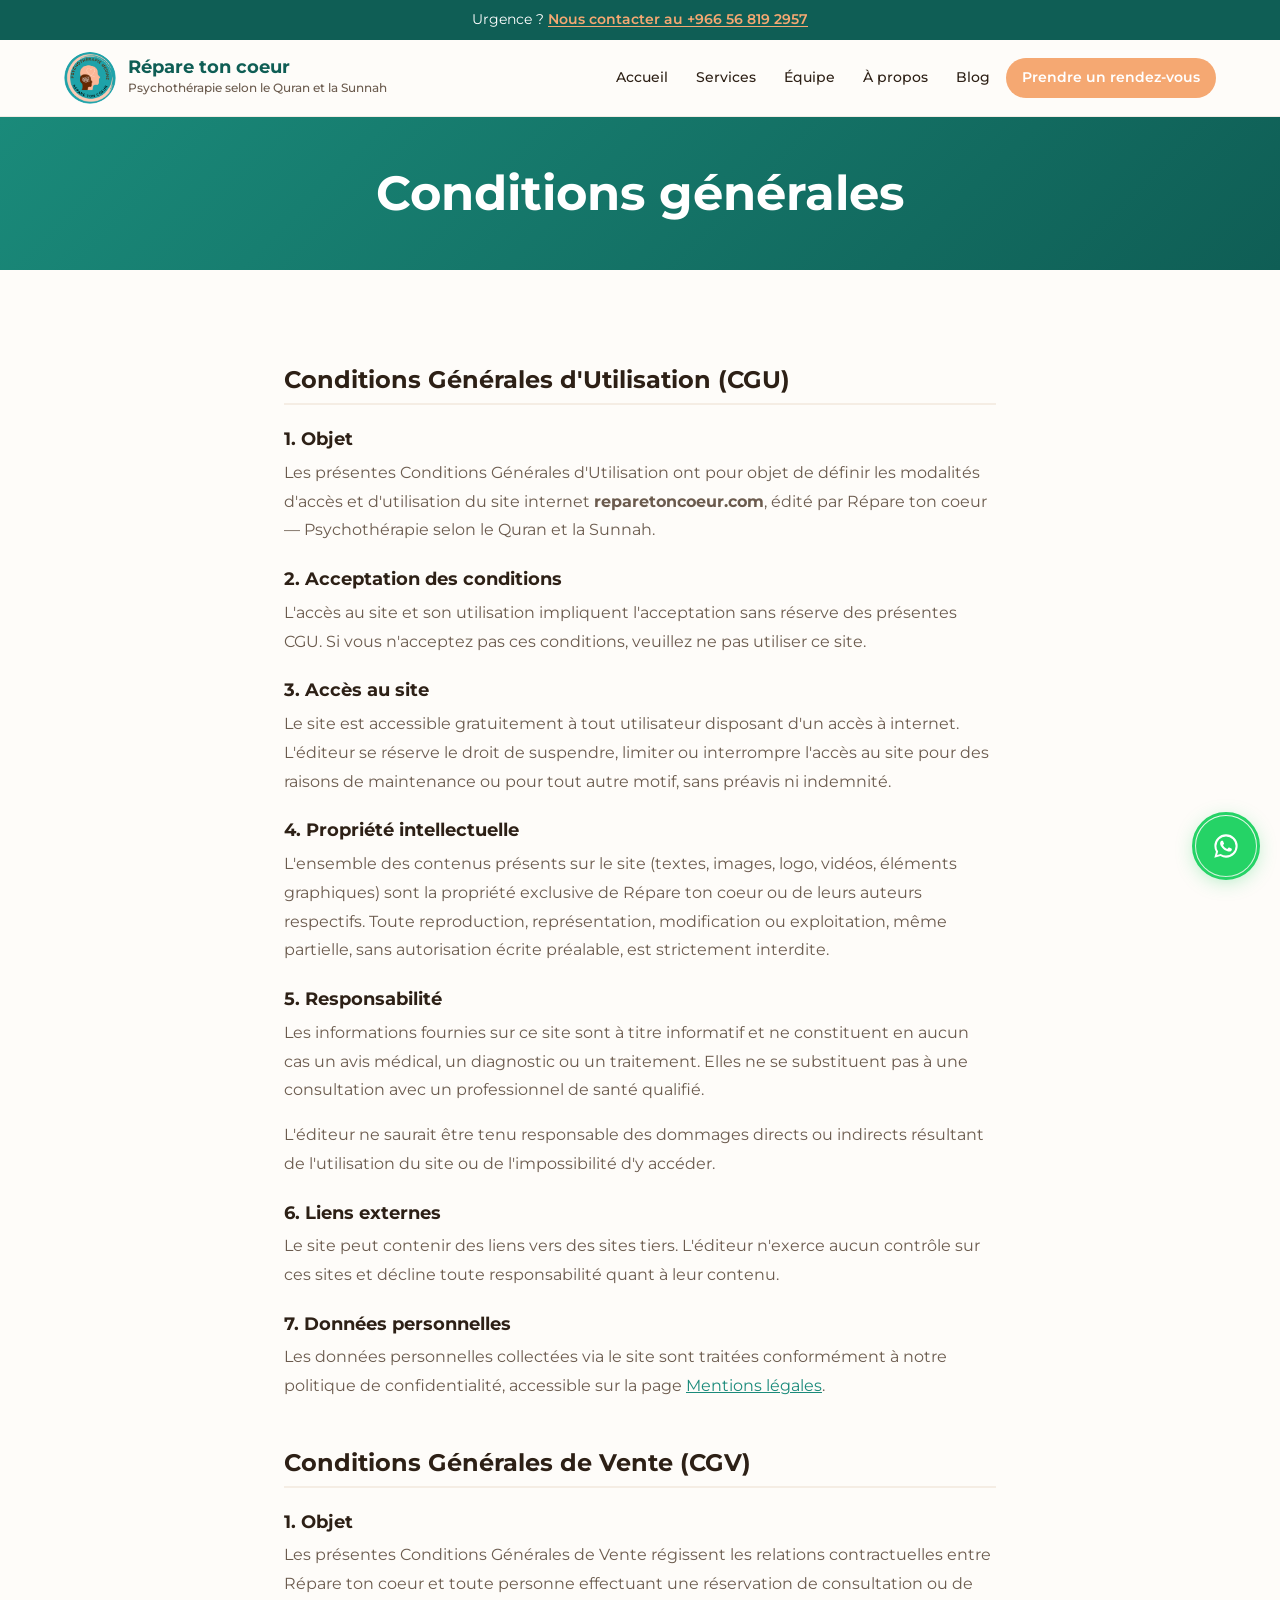
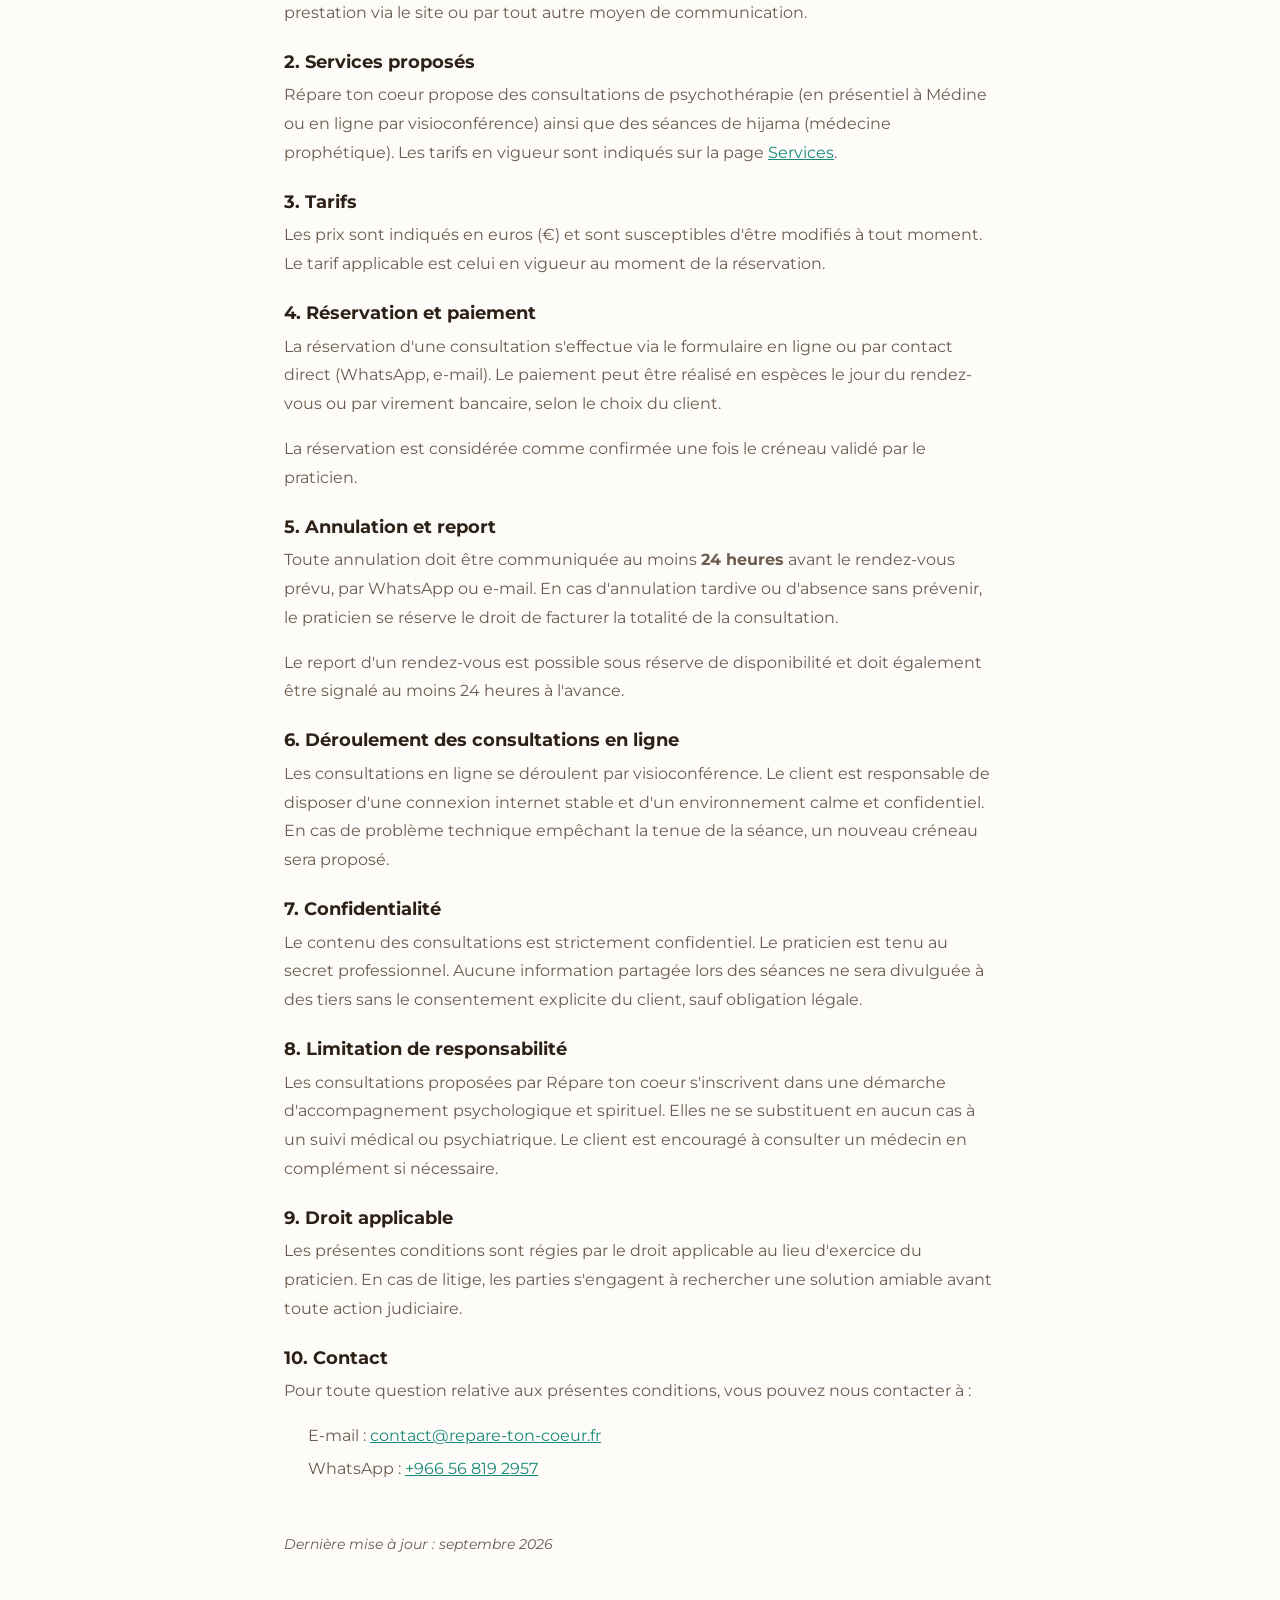
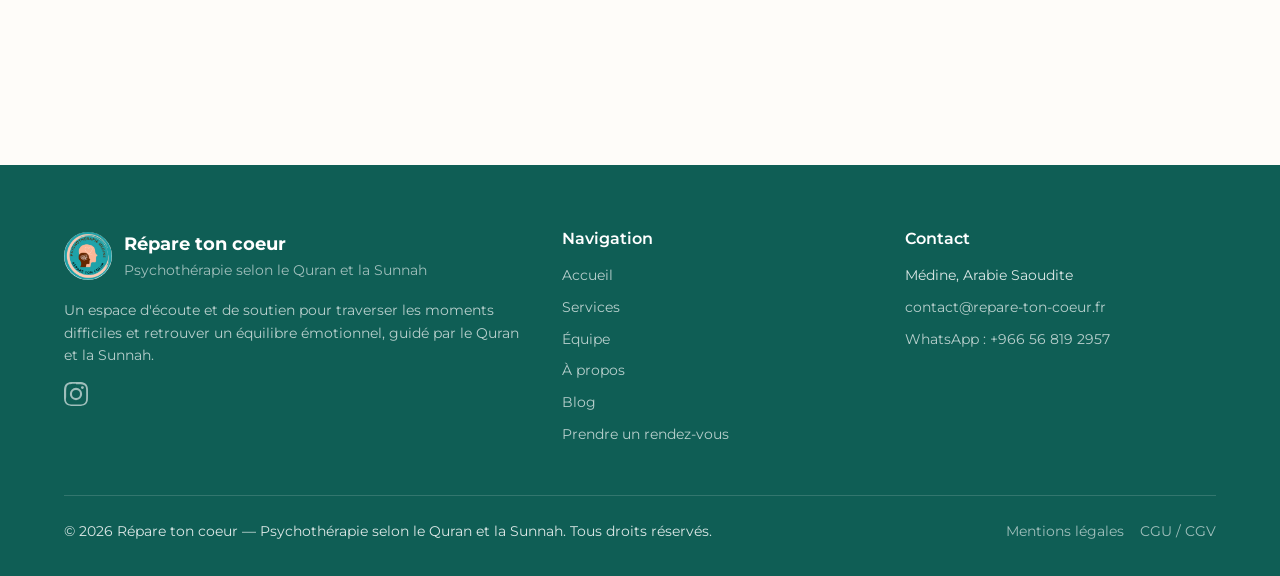
<file: conditions-generales/index.html>
<!DOCTYPE html><html lang="fr"> <head><meta charset="UTF-8"><meta name="viewport" content="width=device-width, initial-scale=1.0"><title>Conditions générales | Répare ton coeur</title><meta name="description" content="Conditions générales d'utilisation et de vente du site Répare ton coeur — Psychothérapie selon le Quran et la Sunnah."><meta property="og:title" content="Conditions générales | Répare ton coeur"><meta property="og:description" content="Conditions générales d'utilisation et de vente du site Répare ton coeur — Psychothérapie selon le Quran et la Sunnah."><meta property="og:type" content="website"><meta property="og:image" content="/assets/images/og-image.jpg"><meta property="og:url" content="https://www.repare-ton-coeur.fr/conditions-generales/"><meta property="og:locale" content="fr_FR"><meta name="twitter:card" content="summary_large_image"><link rel="canonical" href="https://www.repare-ton-coeur.fr/conditions-generales/"><link rel="icon" type="image/x-icon" href="/favicon.ico"><link rel="sitemap" href="/sitemap-index.xml"><style>.page-hero[data-astro-cid-l5gjuyzs]{background:linear-gradient(135deg,var(--color-primary) 0%,var(--color-primary-dark) 100%);color:var(--color-white);padding:var(--space-12) 0;text-align:center}.page-hero[data-astro-cid-l5gjuyzs] h1[data-astro-cid-l5gjuyzs]{color:var(--color-white)}.legal-content[data-astro-cid-l5gjuyzs]{padding:var(--space-12) 0 var(--space-24)}.legal-content__inner[data-astro-cid-l5gjuyzs]{max-width:760px}.legal-content[data-astro-cid-l5gjuyzs] h2[data-astro-cid-l5gjuyzs]{font-size:var(--text-2xl);margin-top:var(--space-12);margin-bottom:var(--space-4);padding-bottom:var(--space-2);border-bottom:2px solid var(--color-surface)}.legal-content[data-astro-cid-l5gjuyzs] h3[data-astro-cid-l5gjuyzs]{font-size:var(--text-lg);margin-top:var(--space-6);margin-bottom:var(--space-2);color:var(--color-text)}.legal-content[data-astro-cid-l5gjuyzs] p[data-astro-cid-l5gjuyzs],.legal-content[data-astro-cid-l5gjuyzs] li[data-astro-cid-l5gjuyzs]{color:var(--color-text-muted);line-height:1.8}.legal-content[data-astro-cid-l5gjuyzs] ul[data-astro-cid-l5gjuyzs]{padding-left:var(--space-6);margin-top:var(--space-2)}.legal-content[data-astro-cid-l5gjuyzs] li[data-astro-cid-l5gjuyzs]{margin-bottom:var(--space-1)}.legal-content[data-astro-cid-l5gjuyzs] a[data-astro-cid-l5gjuyzs]{color:var(--color-primary);text-decoration:underline}.legal-update[data-astro-cid-l5gjuyzs]{margin-top:var(--space-12);font-size:var(--text-sm);font-style:italic}
</style>
<link rel="stylesheet" href="/_astro/a-propos.BGeTq_Qi.css"></head> <body>  <div class="crisis-bar" role="complementary" aria-label="Contact urgence" data-astro-cid-o4rtyv2i> <div class="crisis-bar__inner container" data-astro-cid-o4rtyv2i> <p data-astro-cid-o4rtyv2i>
Urgence ? <a href="https://wa.me/966568192957" target="_blank" rel="noopener" data-astro-cid-o4rtyv2i>Nous contacter au +966 56 819 2957</a> </p> </div> </div>  <header class="header" id="site-header" role="banner" data-astro-cid-qlfjksao> <div class="header__inner container" data-astro-cid-qlfjksao> <a href="/" class="header__logo" aria-label="Répare ton coeur — Accueil" data-astro-cid-qlfjksao> <img src="/assets/images/logo.png" alt="Logo Psychothérapie Medine — Répare ton coeur" width="52" height="52" data-astro-cid-qlfjksao> <span class="header__brand" data-astro-cid-qlfjksao> <span class="header__brand-name" data-astro-cid-qlfjksao>Répare ton coeur</span> <span class="header__brand-sub" data-astro-cid-qlfjksao>Psychothérapie selon le Quran et la Sunnah</span> </span> </a> <div class="header__desktop-nav" data-astro-cid-qlfjksao> <nav class="nav" role="navigation" aria-label="Navigation principale" data-astro-cid-afdttjsk> <ul class="nav__list" data-astro-cid-afdttjsk> <li class="nav__item" data-astro-cid-afdttjsk> <a href="/" class="nav__link" data-astro-cid-afdttjsk> Accueil </a> </li><li class="nav__item" data-astro-cid-afdttjsk> <a href="/services" class="nav__link" data-astro-cid-afdttjsk> Services </a> </li><li class="nav__item" data-astro-cid-afdttjsk> <a href="/equipe" class="nav__link" data-astro-cid-afdttjsk> Équipe </a> </li><li class="nav__item" data-astro-cid-afdttjsk> <a href="/a-propos" class="nav__link" data-astro-cid-afdttjsk> À propos </a> </li><li class="nav__item" data-astro-cid-afdttjsk> <a href="/blog" class="nav__link" data-astro-cid-afdttjsk> Blog </a> </li> <li class="nav__item" data-astro-cid-afdttjsk> <a href="/prendre-rendez-vous" class="nav__link nav__link--cta" data-astro-cid-afdttjsk> Prendre un rendez-vous </a> </li> </ul> </nav>  </div> <button class="header__menu-toggle" id="menu-toggle" aria-label="Ouvrir le menu de navigation" aria-expanded="false" data-astro-cid-qlfjksao> <span class="header__menu-icon" aria-hidden="true" data-astro-cid-qlfjksao></span> </button> </div> </header> <!-- Mobile nav: OUTSIDE header, styles 100% inline to avoid Astro scoping issues --> <div id="nav-overlay" style="position:fixed;inset:0;background:rgba(0,0,0,0.4);z-index:199;opacity:0;pointer-events:none;transition:opacity 250ms ease;" data-astro-cid-qlfjksao></div> <nav id="mobile-nav" style="position:fixed;top:0;right:0;bottom:0;width:min(320px,85vw);background:#fff;box-shadow:-4px 0 24px rgba(0,0,0,0.12);transform:translateX(100%);transition:transform 250ms ease;z-index:200;padding:1.5rem;overflow-y:auto;overscroll-behavior:contain;-webkit-overflow-scrolling:touch;display:none;" role="navigation" aria-label="Navigation mobile" data-astro-cid-qlfjksao> <button id="mobile-nav-close" aria-label="Fermer le menu" style="position:absolute;top:1rem;right:1rem;width:40px;height:40px;border:none;background:none;cursor:pointer;display:flex;align-items:center;justify-content:center;border-radius:0.5rem;" data-astro-cid-qlfjksao> <svg width="24" height="24" viewBox="0 0 24 24" fill="none" stroke="#2D2016" stroke-width="2" stroke-linecap="round" data-astro-cid-qlfjksao><line x1="18" y1="6" x2="6" y2="18" data-astro-cid-qlfjksao></line><line x1="6" y1="6" x2="18" y2="18" data-astro-cid-qlfjksao></line></svg> </button> <ul style="display:flex;flex-direction:column;gap:0.25rem;list-style:none;padding:0;margin:3rem 0 0 0;" data-astro-cid-qlfjksao> <li data-astro-cid-qlfjksao><a href="/" style="display:block;padding:0.75rem 1rem;font-size:1.125rem;font-weight:500;color:#2D2016;text-decoration:none;border-radius:0.5rem;" data-astro-cid-qlfjksao>Accueil</a></li> <li data-astro-cid-qlfjksao><a href="/services" style="display:block;padding:0.75rem 1rem;font-size:1.125rem;font-weight:500;color:#2D2016;text-decoration:none;border-radius:0.5rem;" data-astro-cid-qlfjksao>Services</a></li> <li data-astro-cid-qlfjksao><a href="/equipe" style="display:block;padding:0.75rem 1rem;font-size:1.125rem;font-weight:500;color:#2D2016;text-decoration:none;border-radius:0.5rem;" data-astro-cid-qlfjksao>Équipe</a></li> <li data-astro-cid-qlfjksao><a href="/a-propos" style="display:block;padding:0.75rem 1rem;font-size:1.125rem;font-weight:500;color:#2D2016;text-decoration:none;border-radius:0.5rem;" data-astro-cid-qlfjksao>À propos</a></li> <li data-astro-cid-qlfjksao><a href="/blog" style="display:block;padding:0.75rem 1rem;font-size:1.125rem;font-weight:500;color:#2D2016;text-decoration:none;border-radius:0.5rem;" data-astro-cid-qlfjksao>Blog</a></li> <li style="margin-top:1rem;" data-astro-cid-qlfjksao><a href="/prendre-rendez-vous" style="display:block;padding:0.75rem 1rem;font-size:1.125rem;font-weight:600;color:#fff;text-decoration:none;border-radius:9999px;background:#F5A872;text-align:center;" data-astro-cid-qlfjksao>Prendre un rendez-vous</a></li> </ul> </nav>  <script>
  (function() {
    var toggle = document.getElementById('menu-toggle');
    var nav = document.getElementById('mobile-nav');
    var overlay = document.getElementById('nav-overlay');
    var isOpen = false;

    if (!toggle || !nav || !overlay) return;

    function openMenu() {
      isOpen = true;
      nav.style.display = 'block';
      // Force reflow before animating
      nav.offsetHeight;
      nav.style.transform = 'translateX(0)';
      overlay.style.opacity = '1';
      overlay.style.pointerEvents = 'auto';
      document.body.style.overflow = 'hidden';
      toggle.setAttribute('aria-expanded', 'true');
    }

    function closeMenu() {
      isOpen = false;
      nav.style.transform = 'translateX(100%)';
      overlay.style.opacity = '0';
      overlay.style.pointerEvents = 'none';
      document.body.style.overflow = '';
      toggle.setAttribute('aria-expanded', 'false');
      setTimeout(function() {
        if (!isOpen) nav.style.display = 'none';
      }, 300);
    }

    toggle.addEventListener('click', function(e) {
      e.stopPropagation();
      if (isOpen) {
        closeMenu();
      } else {
        openMenu();
      }
    });

    overlay.addEventListener('click', closeMenu);

    var closeBtn = document.getElementById('mobile-nav-close');
    if (closeBtn) closeBtn.addEventListener('click', closeMenu);

    var links = nav.querySelectorAll('a');
    for (var i = 0; i < links.length; i++) {
      links[i].addEventListener('click', closeMenu);
    }
  })();
</script> <script>
  (function() {
    var header = document.getElementById('site-header');
    if (!header) return;

    var placeholder = document.createElement('div');
    placeholder.style.display = 'none';
    header.parentNode.insertBefore(placeholder, header.nextSibling);

    var lastScrollY = window.scrollY;
    var isFixed = false;
    var headerHeight = header.offsetHeight;

    function engage() {
      if (isFixed) return;
      headerHeight = header.offsetHeight;
      placeholder.style.display = 'block';
      placeholder.style.height = headerHeight + 'px';
      header.style.position = 'fixed';
      header.style.top = '0';
      header.style.left = '0';
      header.style.right = '0';
      header.style.zIndex = '100';
      header.style.transform = 'translateY(-100%)';
      header.style.transition = 'none';
      header.style.boxShadow = '0 2px 12px rgba(0,0,0,0.08)';
      isFixed = true;
      header.offsetHeight;
      header.style.transition = 'transform 400ms cubic-bezier(0.16, 1, 0.3, 1)';
      header.style.transform = 'translateY(0)';
    }

    function disengage() {
      if (!isFixed) return;
      header.style.transition = 'transform 300ms ease';
      header.style.transform = 'translateY(-100%)';
      setTimeout(function() {
        header.style.position = '';
        header.style.top = '';
        header.style.left = '';
        header.style.right = '';
        header.style.zIndex = '';
        header.style.transform = '';
        header.style.transition = '';
        header.style.boxShadow = '';
        placeholder.style.display = 'none';
        isFixed = false;
      }, 300);
    }

    function resetToFlow() {
      header.style.position = '';
      header.style.top = '';
      header.style.left = '';
      header.style.right = '';
      header.style.zIndex = '';
      header.style.transform = '';
      header.style.transition = '';
      header.style.boxShadow = '';
      placeholder.style.display = 'none';
      isFixed = false;
    }

    window.addEventListener('scroll', function() {
      var currentScrollY = window.scrollY;

      if (currentScrollY <= headerHeight) {
        if (isFixed) resetToFlow();
      } else if (currentScrollY < lastScrollY) {
        engage();
      } else if (currentScrollY > lastScrollY) {
        if (isFixed) disengage();
      }

      lastScrollY = currentScrollY;
    }, { passive: true });
  })();
</script> <main id="main-content">  <section class="page-hero" data-astro-cid-l5gjuyzs> <div class="container" data-astro-cid-l5gjuyzs> <h1 data-astro-cid-l5gjuyzs>Conditions générales</h1> </div> </section> <section class="legal-content" data-astro-cid-l5gjuyzs> <div class="container legal-content__inner" data-astro-cid-l5gjuyzs> <h2 data-astro-cid-l5gjuyzs>Conditions Générales d'Utilisation (CGU)</h2> <h3 data-astro-cid-l5gjuyzs>1. Objet</h3> <p data-astro-cid-l5gjuyzs>
Les présentes Conditions Générales d'Utilisation ont pour objet de définir les modalités
        d'accès et d'utilisation du site internet <strong data-astro-cid-l5gjuyzs>reparetoncoeur.com</strong>,
        édité par Répare ton coeur — Psychothérapie selon le Quran et la Sunnah.
</p> <h3 data-astro-cid-l5gjuyzs>2. Acceptation des conditions</h3> <p data-astro-cid-l5gjuyzs>
L'accès au site et son utilisation impliquent l'acceptation sans réserve des présentes CGU.
        Si vous n'acceptez pas ces conditions, veuillez ne pas utiliser ce site.
</p> <h3 data-astro-cid-l5gjuyzs>3. Accès au site</h3> <p data-astro-cid-l5gjuyzs>
Le site est accessible gratuitement à tout utilisateur disposant d'un accès à internet.
        L'éditeur se réserve le droit de suspendre, limiter ou interrompre l'accès au site
        pour des raisons de maintenance ou pour tout autre motif, sans préavis ni indemnité.
</p> <h3 data-astro-cid-l5gjuyzs>4. Propriété intellectuelle</h3> <p data-astro-cid-l5gjuyzs>
L'ensemble des contenus présents sur le site (textes, images, logo, vidéos, éléments graphiques)
        sont la propriété exclusive de Répare ton coeur ou de leurs auteurs respectifs.
        Toute reproduction, représentation, modification ou exploitation, même partielle,
        sans autorisation écrite préalable, est strictement interdite.
</p> <h3 data-astro-cid-l5gjuyzs>5. Responsabilité</h3> <p data-astro-cid-l5gjuyzs>
Les informations fournies sur ce site sont à titre informatif et ne constituent en aucun cas
        un avis médical, un diagnostic ou un traitement. Elles ne se substituent pas à une consultation
        avec un professionnel de santé qualifié.
</p> <p data-astro-cid-l5gjuyzs>
L'éditeur ne saurait être tenu responsable des dommages directs ou indirects résultant de
        l'utilisation du site ou de l'impossibilité d'y accéder.
</p> <h3 data-astro-cid-l5gjuyzs>6. Liens externes</h3> <p data-astro-cid-l5gjuyzs>
Le site peut contenir des liens vers des sites tiers. L'éditeur n'exerce aucun contrôle
        sur ces sites et décline toute responsabilité quant à leur contenu.
</p> <h3 data-astro-cid-l5gjuyzs>7. Données personnelles</h3> <p data-astro-cid-l5gjuyzs>
Les données personnelles collectées via le site sont traitées conformément à notre
        politique de confidentialité, accessible sur la page
<a href="/mentions-legales" data-astro-cid-l5gjuyzs>Mentions légales</a>.
</p> <h2 data-astro-cid-l5gjuyzs>Conditions Générales de Vente (CGV)</h2> <h3 data-astro-cid-l5gjuyzs>1. Objet</h3> <p data-astro-cid-l5gjuyzs>
Les présentes Conditions Générales de Vente régissent les relations contractuelles
        entre Répare ton coeur et toute personne effectuant une réservation de consultation
        ou de prestation via le site ou par tout autre moyen de communication.
</p> <h3 data-astro-cid-l5gjuyzs>2. Services proposés</h3> <p data-astro-cid-l5gjuyzs>
Répare ton coeur propose des consultations de psychothérapie (en présentiel à Médine
        ou en ligne par visioconférence) ainsi que des séances de hijama (médecine prophétique).
        Les tarifs en vigueur sont indiqués sur la page <a href="/services" data-astro-cid-l5gjuyzs>Services</a>.
</p> <h3 data-astro-cid-l5gjuyzs>3. Tarifs</h3> <p data-astro-cid-l5gjuyzs>
Les prix sont indiqués en euros (€) et sont susceptibles d'être modifiés à tout moment.
        Le tarif applicable est celui en vigueur au moment de la réservation.
</p> <h3 data-astro-cid-l5gjuyzs>4. Réservation et paiement</h3> <p data-astro-cid-l5gjuyzs>
La réservation d'une consultation s'effectue via le formulaire en ligne ou par
        contact direct (WhatsApp, e-mail). Le paiement peut être réalisé en espèces
        le jour du rendez-vous ou par virement bancaire, selon le choix du client.
</p> <p data-astro-cid-l5gjuyzs>
La réservation est considérée comme confirmée une fois le créneau validé
        par le praticien.
</p> <h3 data-astro-cid-l5gjuyzs>5. Annulation et report</h3> <p data-astro-cid-l5gjuyzs>
Toute annulation doit être communiquée au moins <strong data-astro-cid-l5gjuyzs>24 heures</strong> avant
        le rendez-vous prévu, par WhatsApp ou e-mail. En cas d'annulation tardive
        ou d'absence sans prévenir, le praticien se réserve le droit de facturer
        la totalité de la consultation.
</p> <p data-astro-cid-l5gjuyzs>
Le report d'un rendez-vous est possible sous réserve de disponibilité
        et doit également être signalé au moins 24 heures à l'avance.
</p> <h3 data-astro-cid-l5gjuyzs>6. Déroulement des consultations en ligne</h3> <p data-astro-cid-l5gjuyzs>
Les consultations en ligne se déroulent par visioconférence. Le client est responsable
        de disposer d'une connexion internet stable et d'un environnement calme et confidentiel.
        En cas de problème technique empêchant la tenue de la séance, un nouveau créneau sera proposé.
</p> <h3 data-astro-cid-l5gjuyzs>7. Confidentialité</h3> <p data-astro-cid-l5gjuyzs>
Le contenu des consultations est strictement confidentiel. Le praticien est tenu
        au secret professionnel. Aucune information partagée lors des séances ne sera
        divulguée à des tiers sans le consentement explicite du client, sauf obligation légale.
</p> <h3 data-astro-cid-l5gjuyzs>8. Limitation de responsabilité</h3> <p data-astro-cid-l5gjuyzs>
Les consultations proposées par Répare ton coeur s'inscrivent dans une démarche
        d'accompagnement psychologique et spirituel. Elles ne se substituent en aucun cas
        à un suivi médical ou psychiatrique. Le client est encouragé à consulter un médecin
        en complément si nécessaire.
</p> <h3 data-astro-cid-l5gjuyzs>9. Droit applicable</h3> <p data-astro-cid-l5gjuyzs>
Les présentes conditions sont régies par le droit applicable au lieu d'exercice
        du praticien. En cas de litige, les parties s'engagent à rechercher une solution
        amiable avant toute action judiciaire.
</p> <h3 data-astro-cid-l5gjuyzs>10. Contact</h3> <p data-astro-cid-l5gjuyzs>
Pour toute question relative aux présentes conditions, vous pouvez nous contacter à :
</p> <ul data-astro-cid-l5gjuyzs> <li data-astro-cid-l5gjuyzs>E-mail : <a href="mailto:contact@repare-ton-coeur.fr" data-astro-cid-l5gjuyzs>contact@repare-ton-coeur.fr</a></li> <li data-astro-cid-l5gjuyzs>WhatsApp : <a href="https://wa.me/966568192957" target="_blank" rel="noopener" data-astro-cid-l5gjuyzs>+966 56 819 2957</a></li> </ul> <p class="legal-update" data-astro-cid-l5gjuyzs>Dernière mise à jour : septembre 2026</p> </div> </section>  </main> <footer class="footer" role="contentinfo" data-astro-cid-35ed7um5> <div class="footer__inner container" data-astro-cid-35ed7um5> <div class="footer__grid" data-astro-cid-35ed7um5> <div class="footer__col" data-astro-cid-35ed7um5> <div class="footer__brand" data-astro-cid-35ed7um5> <img src="/assets/images/logo.png" alt="" width="48" height="48" data-astro-cid-35ed7um5> <div data-astro-cid-35ed7um5> <p class="footer__name" data-astro-cid-35ed7um5>Répare ton coeur</p> <p class="footer__tagline" data-astro-cid-35ed7um5>Psychothérapie selon le Quran et la Sunnah</p> </div> </div> <p class="footer__desc" data-astro-cid-35ed7um5>
Un espace d'écoute et de soutien pour traverser les moments difficiles et retrouver un équilibre émotionnel, guidé par le Quran et la Sunnah.
</p> <div class="footer__socials" data-astro-cid-35ed7um5> <a href="https://www.instagram.com/repare.toncoeur/" target="_blank" rel="noopener" aria-label="Instagram" data-astro-cid-35ed7um5> <svg width="24" height="24" viewBox="0 0 24 24" fill="none" xmlns="http://www.w3.org/2000/svg" aria-hidden="true" data-astro-cid-35ed7um5> <path d="M12 2.163c3.204 0 3.584.012 4.85.07 1.17.054 1.97.24 2.43.403a4.088 4.088 0 011.47.957c.453.453.753.898.957 1.47.163.46.35 1.26.403 2.43.058 1.266.07 1.646.07 4.85s-.012 3.584-.07 4.85c-.054 1.17-.24 1.97-.403 2.43a4.088 4.088 0 01-.957 1.47 4.088 4.088 0 01-1.47.957c-.46.163-1.26.35-2.43.403-1.266.058-1.646.07-4.85.07s-3.584-.012-4.85-.07c-1.17-.054-1.97-.24-2.43-.403a4.088 4.088 0 01-1.47-.957 4.088 4.088 0 01-.957-1.47c-.163-.46-.35-1.26-.403-2.43C2.175 15.584 2.163 15.204 2.163 12s.012-3.584.07-4.85c.054-1.17.24-1.97.403-2.43a4.088 4.088 0 01.957-1.47A4.088 4.088 0 015.063 2.3c.46-.163 1.26-.35 2.43-.403C8.759 1.84 9.139 1.827 12 1.827V2.163zM12 0C8.741 0 8.333.014 7.053.072 5.775.13 4.903.333 4.14.63a5.876 5.876 0 00-2.126 1.384A5.876 5.876 0 00.63 4.14C.333 4.903.13 5.775.072 7.053.014 8.333 0 8.741 0 12s.014 3.668.072 4.948c.058 1.277.261 2.15.558 2.912a5.876 5.876 0 001.384 2.126 5.876 5.876 0 002.126 1.384c.763.297 1.635.5 2.913.558C8.333 23.986 8.741 24 12 24s3.668-.014 4.948-.072c1.277-.058 2.15-.261 2.912-.558a5.876 5.876 0 002.126-1.384 5.876 5.876 0 001.384-2.126c.297-.763.5-1.635.558-2.913C23.986 15.668 24 15.259 24 12s-.014-3.668-.072-4.948c-.058-1.277-.261-2.15-.558-2.912a5.876 5.876 0 00-1.384-2.126A5.876 5.876 0 0019.86.63C19.097.333 18.225.13 16.948.072 15.668.014 15.259 0 12 0zm0 5.838a6.162 6.162 0 100 12.324 6.162 6.162 0 000-12.324zM12 16a4 4 0 110-8 4 4 0 010 8zm6.406-11.845a1.44 1.44 0 100 2.881 1.44 1.44 0 000-2.881z" fill="currentColor" data-astro-cid-35ed7um5></path> </svg> </a> </div> </div> <div class="footer__col" data-astro-cid-35ed7um5> <h3 class="footer__heading" data-astro-cid-35ed7um5>Navigation</h3> <ul class="footer__links" data-astro-cid-35ed7um5> <li data-astro-cid-35ed7um5><a href="/" data-astro-cid-35ed7um5>Accueil</a></li> <li data-astro-cid-35ed7um5><a href="/services" data-astro-cid-35ed7um5>Services</a></li> <li data-astro-cid-35ed7um5><a href="/equipe" data-astro-cid-35ed7um5>Équipe</a></li> <li data-astro-cid-35ed7um5><a href="/a-propos" data-astro-cid-35ed7um5>À propos</a></li> <li data-astro-cid-35ed7um5><a href="/blog" data-astro-cid-35ed7um5>Blog</a></li> <li data-astro-cid-35ed7um5><a href="/prendre-rendez-vous" data-astro-cid-35ed7um5>Prendre un rendez-vous</a></li> </ul> </div> <div class="footer__col" data-astro-cid-35ed7um5> <h3 class="footer__heading" data-astro-cid-35ed7um5>Contact</h3> <ul class="footer__links" data-astro-cid-35ed7um5> <li data-astro-cid-35ed7um5>Médine, Arabie Saoudite</li> <li data-astro-cid-35ed7um5><a href="mailto:contact@repare-ton-coeur.fr" data-astro-cid-35ed7um5>contact@repare-ton-coeur.fr</a></li> <li data-astro-cid-35ed7um5><a href="https://wa.me/966568192957" target="_blank" rel="noopener" data-astro-cid-35ed7um5>WhatsApp : +966 56 819 2957</a></li> </ul> </div> </div> <div class="footer__bottom" data-astro-cid-35ed7um5> <p data-astro-cid-35ed7um5>&copy; 2026 Répare ton coeur — Psychothérapie selon le Quran et la Sunnah. Tous droits réservés.</p> <div class="footer__legal-links" data-astro-cid-35ed7um5> <a href="/mentions-legales" data-astro-cid-35ed7um5>Mentions légales</a> <a href="/conditions-generales" data-astro-cid-35ed7um5>CGU / CGV</a> </div> </div> </div> </footer>  <a href="https://wa.me/966568192957" class="whatsapp-btn" target="_blank" rel="noopener" aria-label="Nous contacter sur WhatsApp" data-astro-cid-a3mtbhax> <svg viewBox="0 0 32 32" fill="none" xmlns="http://www.w3.org/2000/svg" width="28" height="28" aria-hidden="true" data-astro-cid-a3mtbhax> <path d="M16.004 2.667A13.28 13.28 0 002.72 15.95a13.2 13.2 0 001.787 6.645L2.667 29.333l6.96-1.82A13.3 13.3 0 0016.004 29.3 13.28 13.28 0 0029.333 16 13.28 13.28 0 0016.004 2.667zm0 24.28a10.9 10.9 0 01-5.58-1.525l-.4-.237-4.14 1.084 1.104-4.028-.26-.413a10.93 10.93 0 01-1.676-5.828 10.96 10.96 0 0110.952-10.953A10.96 10.96 0 0126.96 16a10.96 10.96 0 01-10.956 10.947zm6.008-8.2c-.33-.164-1.95-.96-2.252-1.07-.302-.11-.522-.165-.74.164-.22.33-.852 1.07-1.044 1.29-.193.22-.385.248-.715.083-.33-.164-1.392-.513-2.652-1.635-.98-.873-1.642-1.95-1.834-2.28-.193-.33-.02-.508.145-.672.148-.148.33-.385.495-.578.165-.193.22-.33.33-.55.11-.22.055-.413-.028-.578-.082-.165-.74-1.785-1.015-2.444-.267-.642-.54-.556-.74-.566-.193-.008-.413-.01-.633-.01s-.578.083-.88.414c-.303.33-1.155 1.13-1.155 2.752s1.183 3.192 1.348 3.412c.165.22 2.328 3.553 5.64 4.982.788.34 1.403.543 1.882.695.79.252 1.51.216 2.078.131.634-.094 1.95-.797 2.225-1.566.275-.77.275-1.43.193-1.567-.083-.137-.303-.22-.633-.385z" fill="currentColor" data-astro-cid-a3mtbhax></path> </svg> <span class="whatsapp-btn__pulse" aria-hidden="true" data-astro-cid-a3mtbhax></span> </a>  <button class="scroll-top" aria-label="Retour en haut de la page" id="scroll-top-btn" data-astro-cid-hnzwq3ap> <svg width="20" height="20" viewBox="0 0 20 20" fill="none" xmlns="http://www.w3.org/2000/svg" aria-hidden="true" data-astro-cid-hnzwq3ap> <path d="M10 15V5M10 5L5 10M10 5L15 10" stroke="currentColor" stroke-width="2" stroke-linecap="round" stroke-linejoin="round" data-astro-cid-hnzwq3ap></path> </svg> </button>  <script type="module">const e=document.getElementById("scroll-top-btn");e&&(window.addEventListener("scroll",()=>{window.scrollY>400?e.classList.add("visible"):e.classList.remove("visible")},{passive:!0}),e.addEventListener("click",()=>{window.scrollTo({top:0,behavior:"smooth"})}));</script>  </body></html>
</file>
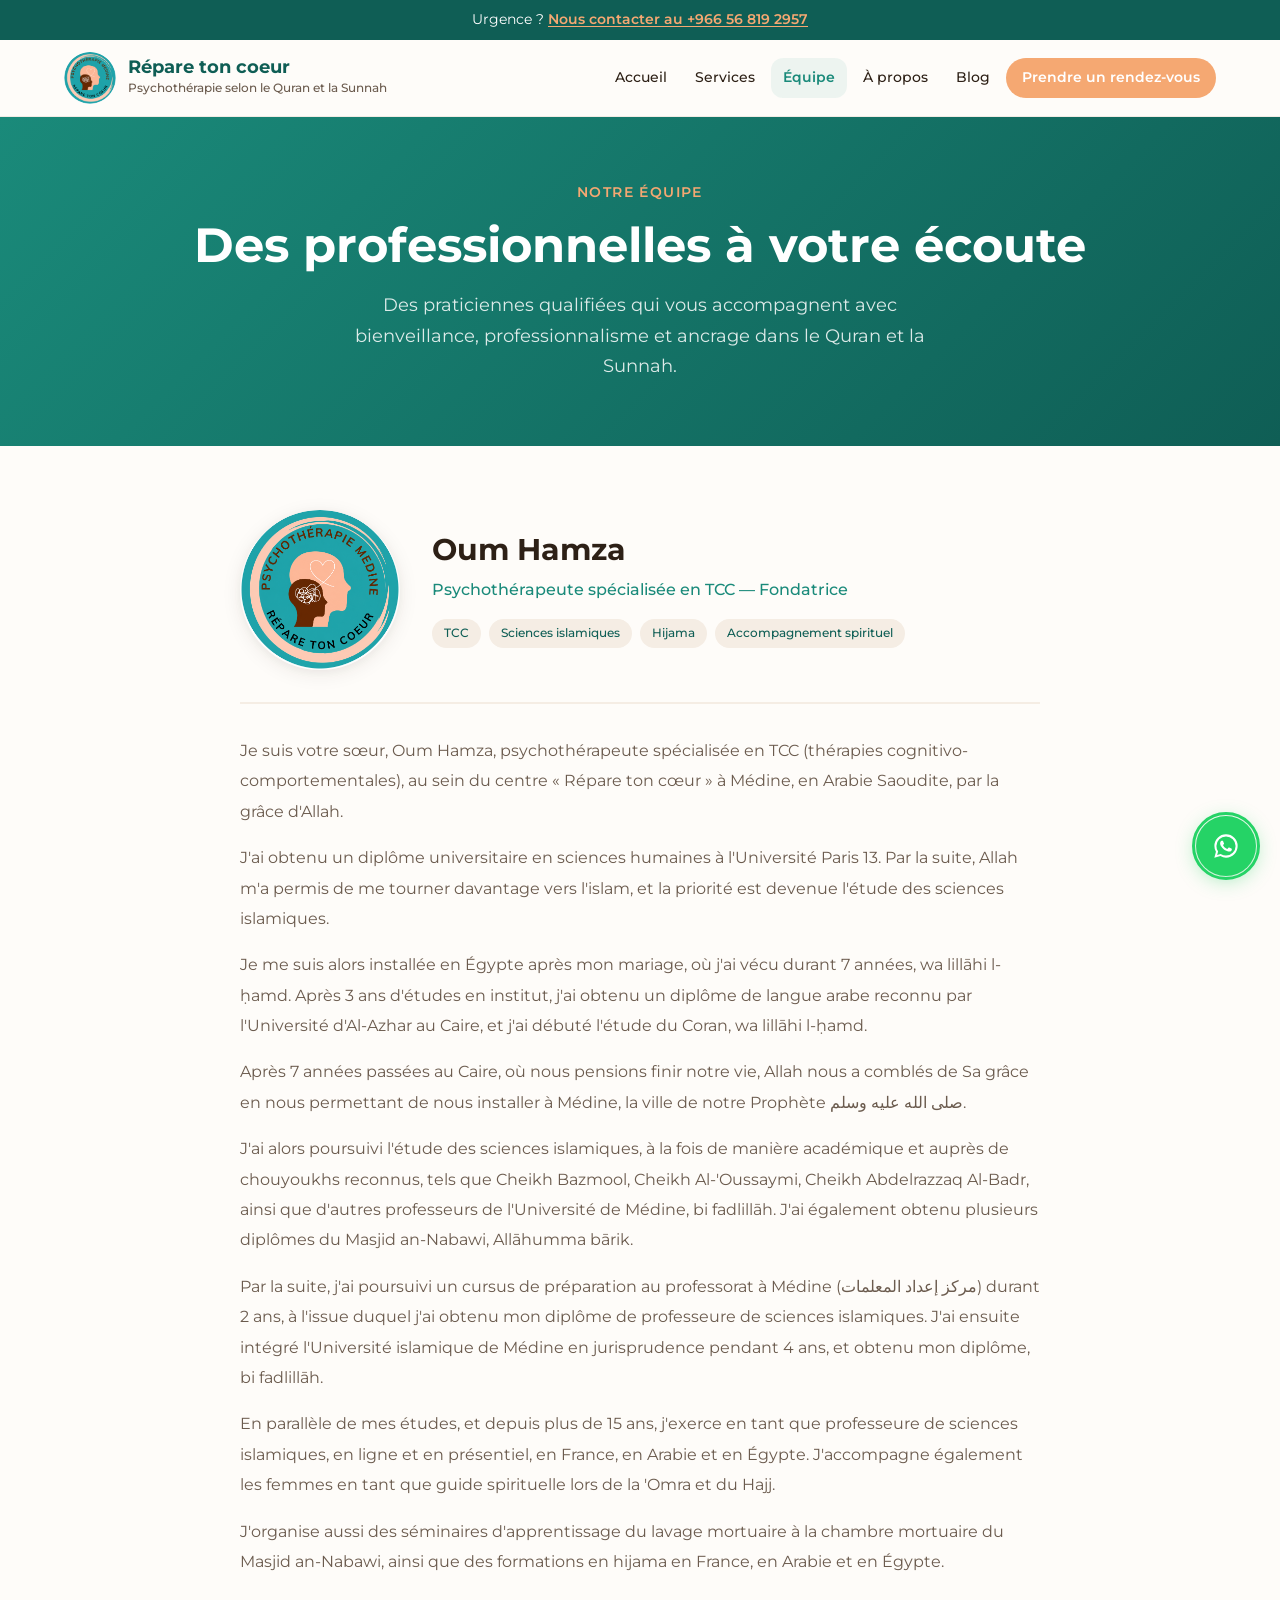
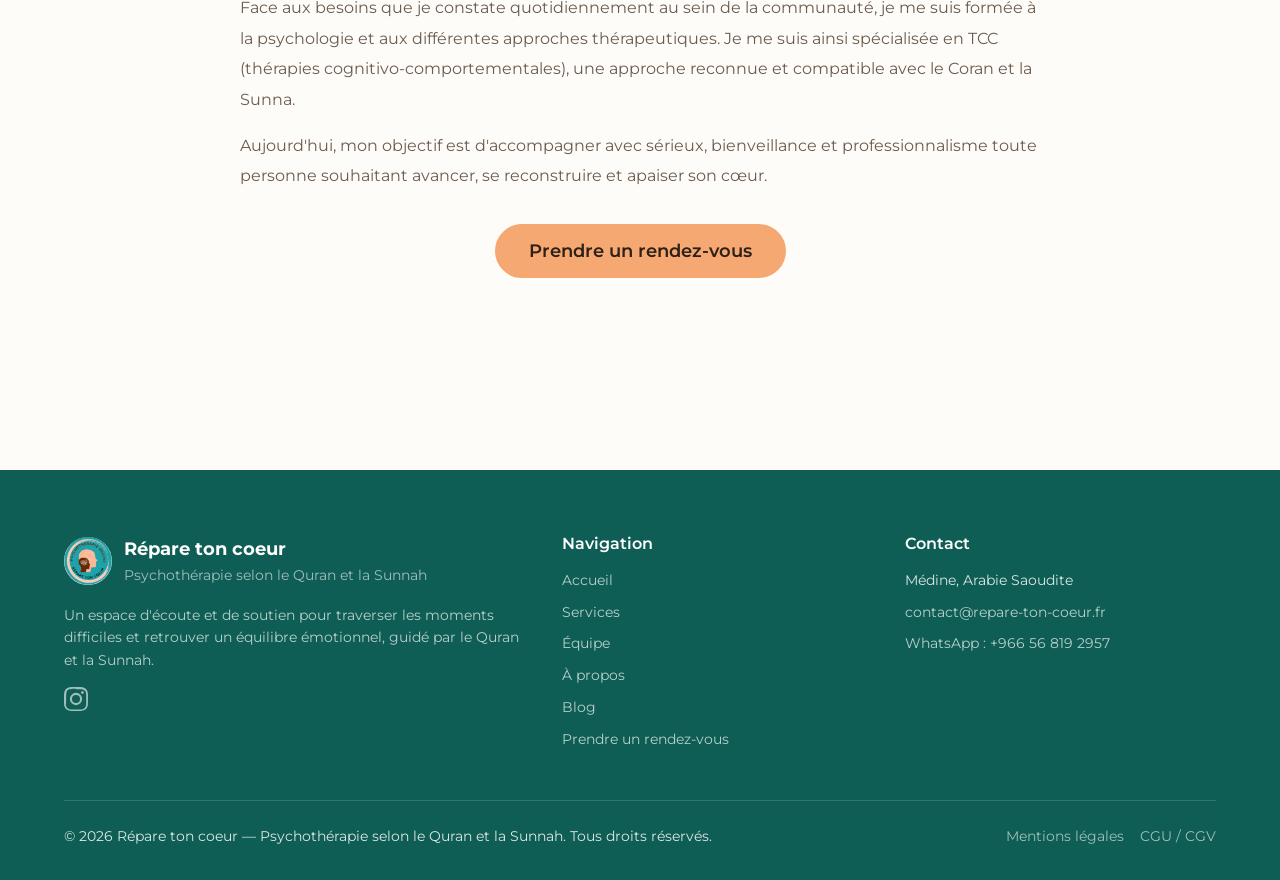
<file: equipe/index.html>
<!DOCTYPE html><html lang="fr"> <head><meta charset="UTF-8"><meta name="viewport" content="width=device-width, initial-scale=1.0"><title>Notre équipe | Répare ton coeur</title><meta name="description" content="Découvrez l'équipe de l'institut Répare ton coeur à Médine : Oum Hamza, psychothérapeute spécialisée en TCC, et Oum Islam, praticienne en hijama."><meta property="og:title" content="Notre équipe | Répare ton coeur"><meta property="og:description" content="Découvrez l'équipe de l'institut Répare ton coeur à Médine : Oum Hamza, psychothérapeute spécialisée en TCC, et Oum Islam, praticienne en hijama."><meta property="og:type" content="website"><meta property="og:image" content="/assets/images/og-image.jpg"><meta property="og:url" content="https://www.repare-ton-coeur.fr/equipe/"><meta property="og:locale" content="fr_FR"><meta name="twitter:card" content="summary_large_image"><link rel="canonical" href="https://www.repare-ton-coeur.fr/equipe/"><link rel="icon" type="image/x-icon" href="/favicon.ico"><link rel="sitemap" href="/sitemap-index.xml"><link rel="stylesheet" href="/_astro/a-propos.BGeTq_Qi.css">
<style>.btn[data-astro-cid-6ygtcg62]{display:inline-flex;align-items:center;justify-content:center;gap:var(--space-2);font-family:var(--font-heading);font-weight:var(--weight-semibold);border-radius:var(--radius-full);transition:all var(--transition-normal);text-decoration:none;cursor:pointer;border:2px solid transparent;line-height:1}.btn--sm[data-astro-cid-6ygtcg62]{padding:var(--space-2) var(--space-4);font-size:var(--text-sm)}.btn--md[data-astro-cid-6ygtcg62]{padding:var(--space-3) var(--space-6);font-size:var(--text-base)}.btn--lg[data-astro-cid-6ygtcg62]{padding:var(--space-4) var(--space-8);font-size:var(--text-lg)}.btn--primary[data-astro-cid-6ygtcg62]{background-color:var(--color-primary);color:var(--color-white);border-color:var(--color-primary)}.btn--primary[data-astro-cid-6ygtcg62]:hover{background-color:var(--color-primary-dark);border-color:var(--color-primary-dark);transform:translateY(-1px);box-shadow:var(--shadow-md)}.btn--secondary[data-astro-cid-6ygtcg62]{background-color:var(--color-secondary);color:var(--color-text);border-color:var(--color-secondary)}.btn--secondary[data-astro-cid-6ygtcg62]:hover{background-color:var(--color-accent);border-color:var(--color-accent);transform:translateY(-1px);box-shadow:var(--shadow-md)}.btn--outline[data-astro-cid-6ygtcg62]{background-color:transparent;color:var(--color-primary);border-color:var(--color-primary)}.btn--outline[data-astro-cid-6ygtcg62]:hover{background-color:var(--color-primary);color:var(--color-white);transform:translateY(-1px);box-shadow:var(--shadow-md)}
.page-hero[data-astro-cid-7l7rbd73]{background:linear-gradient(135deg,var(--color-primary) 0%,var(--color-primary-dark) 100%);color:var(--color-white);padding:var(--space-16) 0 var(--space-12);text-align:center}.page-hero__eyebrow[data-astro-cid-7l7rbd73]{font-size:var(--text-sm);font-weight:var(--weight-semibold);text-transform:uppercase;letter-spacing:.1em;color:var(--color-secondary);margin-bottom:var(--space-3)}.page-hero[data-astro-cid-7l7rbd73] h1[data-astro-cid-7l7rbd73]{color:var(--color-white);margin-bottom:var(--space-4)}.page-hero__subtitle[data-astro-cid-7l7rbd73]{font-size:var(--text-lg);color:#ffffffd9;max-width:600px;margin-inline:auto}.team[data-astro-cid-7l7rbd73]{padding:var(--space-16) 0 var(--space-24)}.team-profile[data-astro-cid-7l7rbd73]{max-width:800px;margin-inline:auto}.team-profile[data-astro-cid-7l7rbd73]+.team-profile[data-astro-cid-7l7rbd73]{margin-top:var(--space-16);padding-top:var(--space-16);border-top:2px solid var(--color-surface)}.team-profile__header[data-astro-cid-7l7rbd73]{display:flex;gap:var(--space-8);align-items:center;margin-bottom:var(--space-8);padding-bottom:var(--space-8);border-bottom:2px solid var(--color-surface)}.team-profile__avatar[data-astro-cid-7l7rbd73]{width:160px;height:160px;border-radius:var(--radius-full);overflow:hidden;flex-shrink:0;background:var(--color-surface);box-shadow:var(--shadow-md)}.team-profile__avatar[data-astro-cid-7l7rbd73] img[data-astro-cid-7l7rbd73]{width:100%;height:100%;object-fit:cover}.team-profile__intro[data-astro-cid-7l7rbd73] h2[data-astro-cid-7l7rbd73]{font-size:var(--text-3xl);margin-bottom:var(--space-2)}.team-profile__title[data-astro-cid-7l7rbd73]{color:var(--color-primary);font-weight:var(--weight-medium);margin-bottom:var(--space-4)}.team-profile__tags[data-astro-cid-7l7rbd73]{display:flex;flex-wrap:wrap;gap:var(--space-2)}.team-profile__tags[data-astro-cid-7l7rbd73] span[data-astro-cid-7l7rbd73]{background:var(--color-surface);padding:var(--space-1) var(--space-3);border-radius:var(--radius-full);font-size:var(--text-xs);color:var(--color-primary-dark);font-weight:var(--weight-medium)}.team-profile__bio[data-astro-cid-7l7rbd73]{line-height:1.9}.team-profile__bio[data-astro-cid-7l7rbd73] p[data-astro-cid-7l7rbd73]{color:var(--color-text-muted);margin-bottom:var(--space-4)}.team-profile__cta[data-astro-cid-7l7rbd73]{text-align:center;margin-top:var(--space-8)}@media(max-width:639px){.team-profile__header[data-astro-cid-7l7rbd73]{flex-direction:column;text-align:center}.team-profile__tags[data-astro-cid-7l7rbd73]{justify-content:center}}
</style></head> <body>  <div class="crisis-bar" role="complementary" aria-label="Contact urgence" data-astro-cid-o4rtyv2i> <div class="crisis-bar__inner container" data-astro-cid-o4rtyv2i> <p data-astro-cid-o4rtyv2i>
Urgence ? <a href="https://wa.me/966568192957" target="_blank" rel="noopener" data-astro-cid-o4rtyv2i>Nous contacter au +966 56 819 2957</a> </p> </div> </div>  <header class="header" id="site-header" role="banner" data-astro-cid-qlfjksao> <div class="header__inner container" data-astro-cid-qlfjksao> <a href="/" class="header__logo" aria-label="Répare ton coeur — Accueil" data-astro-cid-qlfjksao> <img src="/assets/images/logo.png" alt="Logo Psychothérapie Medine — Répare ton coeur" width="52" height="52" data-astro-cid-qlfjksao> <span class="header__brand" data-astro-cid-qlfjksao> <span class="header__brand-name" data-astro-cid-qlfjksao>Répare ton coeur</span> <span class="header__brand-sub" data-astro-cid-qlfjksao>Psychothérapie selon le Quran et la Sunnah</span> </span> </a> <div class="header__desktop-nav" data-astro-cid-qlfjksao> <nav class="nav" role="navigation" aria-label="Navigation principale" data-astro-cid-afdttjsk> <ul class="nav__list" data-astro-cid-afdttjsk> <li class="nav__item" data-astro-cid-afdttjsk> <a href="/" class="nav__link" data-astro-cid-afdttjsk> Accueil </a> </li><li class="nav__item" data-astro-cid-afdttjsk> <a href="/services" class="nav__link" data-astro-cid-afdttjsk> Services </a> </li><li class="nav__item" data-astro-cid-afdttjsk> <a href="/equipe" class="nav__link nav__link--active" aria-current="page" data-astro-cid-afdttjsk> Équipe </a> </li><li class="nav__item" data-astro-cid-afdttjsk> <a href="/a-propos" class="nav__link" data-astro-cid-afdttjsk> À propos </a> </li><li class="nav__item" data-astro-cid-afdttjsk> <a href="/blog" class="nav__link" data-astro-cid-afdttjsk> Blog </a> </li> <li class="nav__item" data-astro-cid-afdttjsk> <a href="/prendre-rendez-vous" class="nav__link nav__link--cta" data-astro-cid-afdttjsk> Prendre un rendez-vous </a> </li> </ul> </nav>  </div> <button class="header__menu-toggle" id="menu-toggle" aria-label="Ouvrir le menu de navigation" aria-expanded="false" data-astro-cid-qlfjksao> <span class="header__menu-icon" aria-hidden="true" data-astro-cid-qlfjksao></span> </button> </div> </header> <!-- Mobile nav: OUTSIDE header, styles 100% inline to avoid Astro scoping issues --> <div id="nav-overlay" style="position:fixed;inset:0;background:rgba(0,0,0,0.4);z-index:199;opacity:0;pointer-events:none;transition:opacity 250ms ease;" data-astro-cid-qlfjksao></div> <nav id="mobile-nav" style="position:fixed;top:0;right:0;bottom:0;width:min(320px,85vw);background:#fff;box-shadow:-4px 0 24px rgba(0,0,0,0.12);transform:translateX(100%);transition:transform 250ms ease;z-index:200;padding:1.5rem;overflow-y:auto;overscroll-behavior:contain;-webkit-overflow-scrolling:touch;display:none;" role="navigation" aria-label="Navigation mobile" data-astro-cid-qlfjksao> <button id="mobile-nav-close" aria-label="Fermer le menu" style="position:absolute;top:1rem;right:1rem;width:40px;height:40px;border:none;background:none;cursor:pointer;display:flex;align-items:center;justify-content:center;border-radius:0.5rem;" data-astro-cid-qlfjksao> <svg width="24" height="24" viewBox="0 0 24 24" fill="none" stroke="#2D2016" stroke-width="2" stroke-linecap="round" data-astro-cid-qlfjksao><line x1="18" y1="6" x2="6" y2="18" data-astro-cid-qlfjksao></line><line x1="6" y1="6" x2="18" y2="18" data-astro-cid-qlfjksao></line></svg> </button> <ul style="display:flex;flex-direction:column;gap:0.25rem;list-style:none;padding:0;margin:3rem 0 0 0;" data-astro-cid-qlfjksao> <li data-astro-cid-qlfjksao><a href="/" style="display:block;padding:0.75rem 1rem;font-size:1.125rem;font-weight:500;color:#2D2016;text-decoration:none;border-radius:0.5rem;" data-astro-cid-qlfjksao>Accueil</a></li> <li data-astro-cid-qlfjksao><a href="/services" style="display:block;padding:0.75rem 1rem;font-size:1.125rem;font-weight:500;color:#2D2016;text-decoration:none;border-radius:0.5rem;" data-astro-cid-qlfjksao>Services</a></li> <li data-astro-cid-qlfjksao><a href="/equipe" style="display:block;padding:0.75rem 1rem;font-size:1.125rem;font-weight:500;color:#2D2016;text-decoration:none;border-radius:0.5rem;" data-astro-cid-qlfjksao>Équipe</a></li> <li data-astro-cid-qlfjksao><a href="/a-propos" style="display:block;padding:0.75rem 1rem;font-size:1.125rem;font-weight:500;color:#2D2016;text-decoration:none;border-radius:0.5rem;" data-astro-cid-qlfjksao>À propos</a></li> <li data-astro-cid-qlfjksao><a href="/blog" style="display:block;padding:0.75rem 1rem;font-size:1.125rem;font-weight:500;color:#2D2016;text-decoration:none;border-radius:0.5rem;" data-astro-cid-qlfjksao>Blog</a></li> <li style="margin-top:1rem;" data-astro-cid-qlfjksao><a href="/prendre-rendez-vous" style="display:block;padding:0.75rem 1rem;font-size:1.125rem;font-weight:600;color:#fff;text-decoration:none;border-radius:9999px;background:#F5A872;text-align:center;" data-astro-cid-qlfjksao>Prendre un rendez-vous</a></li> </ul> </nav>  <script>
  (function() {
    var toggle = document.getElementById('menu-toggle');
    var nav = document.getElementById('mobile-nav');
    var overlay = document.getElementById('nav-overlay');
    var isOpen = false;

    if (!toggle || !nav || !overlay) return;

    function openMenu() {
      isOpen = true;
      nav.style.display = 'block';
      // Force reflow before animating
      nav.offsetHeight;
      nav.style.transform = 'translateX(0)';
      overlay.style.opacity = '1';
      overlay.style.pointerEvents = 'auto';
      document.body.style.overflow = 'hidden';
      toggle.setAttribute('aria-expanded', 'true');
    }

    function closeMenu() {
      isOpen = false;
      nav.style.transform = 'translateX(100%)';
      overlay.style.opacity = '0';
      overlay.style.pointerEvents = 'none';
      document.body.style.overflow = '';
      toggle.setAttribute('aria-expanded', 'false');
      setTimeout(function() {
        if (!isOpen) nav.style.display = 'none';
      }, 300);
    }

    toggle.addEventListener('click', function(e) {
      e.stopPropagation();
      if (isOpen) {
        closeMenu();
      } else {
        openMenu();
      }
    });

    overlay.addEventListener('click', closeMenu);

    var closeBtn = document.getElementById('mobile-nav-close');
    if (closeBtn) closeBtn.addEventListener('click', closeMenu);

    var links = nav.querySelectorAll('a');
    for (var i = 0; i < links.length; i++) {
      links[i].addEventListener('click', closeMenu);
    }
  })();
</script> <script>
  (function() {
    var header = document.getElementById('site-header');
    if (!header) return;

    var placeholder = document.createElement('div');
    placeholder.style.display = 'none';
    header.parentNode.insertBefore(placeholder, header.nextSibling);

    var lastScrollY = window.scrollY;
    var isFixed = false;
    var headerHeight = header.offsetHeight;

    function engage() {
      if (isFixed) return;
      headerHeight = header.offsetHeight;
      placeholder.style.display = 'block';
      placeholder.style.height = headerHeight + 'px';
      header.style.position = 'fixed';
      header.style.top = '0';
      header.style.left = '0';
      header.style.right = '0';
      header.style.zIndex = '100';
      header.style.transform = 'translateY(-100%)';
      header.style.transition = 'none';
      header.style.boxShadow = '0 2px 12px rgba(0,0,0,0.08)';
      isFixed = true;
      header.offsetHeight;
      header.style.transition = 'transform 400ms cubic-bezier(0.16, 1, 0.3, 1)';
      header.style.transform = 'translateY(0)';
    }

    function disengage() {
      if (!isFixed) return;
      header.style.transition = 'transform 300ms ease';
      header.style.transform = 'translateY(-100%)';
      setTimeout(function() {
        header.style.position = '';
        header.style.top = '';
        header.style.left = '';
        header.style.right = '';
        header.style.zIndex = '';
        header.style.transform = '';
        header.style.transition = '';
        header.style.boxShadow = '';
        placeholder.style.display = 'none';
        isFixed = false;
      }, 300);
    }

    function resetToFlow() {
      header.style.position = '';
      header.style.top = '';
      header.style.left = '';
      header.style.right = '';
      header.style.zIndex = '';
      header.style.transform = '';
      header.style.transition = '';
      header.style.boxShadow = '';
      placeholder.style.display = 'none';
      isFixed = false;
    }

    window.addEventListener('scroll', function() {
      var currentScrollY = window.scrollY;

      if (currentScrollY <= headerHeight) {
        if (isFixed) resetToFlow();
      } else if (currentScrollY < lastScrollY) {
        engage();
      } else if (currentScrollY > lastScrollY) {
        if (isFixed) disengage();
      }

      lastScrollY = currentScrollY;
    }, { passive: true });
  })();
</script> <main id="main-content">  <section class="page-hero" data-astro-cid-7l7rbd73> <div class="container" data-astro-cid-7l7rbd73> <p class="page-hero__eyebrow" data-astro-cid-7l7rbd73>Notre équipe</p> <h1 data-astro-cid-7l7rbd73>Des professionnelles à votre écoute</h1> <p class="page-hero__subtitle" data-astro-cid-7l7rbd73>
Des praticiennes qualifiées qui vous accompagnent avec bienveillance, professionnalisme
        et ancrage dans le Quran et la Sunnah.
</p> </div> </section> <section class="team" aria-label="Membre de l'équipe" data-astro-cid-7l7rbd73> <div class="container" data-astro-cid-7l7rbd73> <article class="team-profile" data-astro-cid-7l7rbd73> <div class="team-profile__header" data-astro-cid-7l7rbd73> <div class="team-profile__avatar" data-astro-cid-7l7rbd73> <img src="/assets/images/logo.png" alt="Oum Hamza" width="160" height="160" data-astro-cid-7l7rbd73> </div> <div class="team-profile__intro" data-astro-cid-7l7rbd73> <h2 data-astro-cid-7l7rbd73>Oum Hamza</h2> <p class="team-profile__title" data-astro-cid-7l7rbd73>Psychothérapeute spécialisée en TCC — Fondatrice</p> <div class="team-profile__tags" data-astro-cid-7l7rbd73> <span data-astro-cid-7l7rbd73>TCC</span> <span data-astro-cid-7l7rbd73>Sciences islamiques</span> <span data-astro-cid-7l7rbd73>Hijama</span> <span data-astro-cid-7l7rbd73>Accompagnement spirituel</span> </div> </div> </div> <div class="team-profile__bio" data-astro-cid-7l7rbd73> <p data-astro-cid-7l7rbd73>
Je suis votre sœur, Oum Hamza, psychothérapeute spécialisée en TCC (thérapies cognitivo-comportementales),
            au sein du centre « Répare ton cœur » à Médine, en Arabie Saoudite, par la grâce d'Allah.
</p> <p data-astro-cid-7l7rbd73>
J'ai obtenu un diplôme universitaire en sciences humaines à l'Université Paris 13. Par la suite,
            Allah m'a permis de me tourner davantage vers l'islam, et la priorité est devenue l'étude des sciences islamiques.
</p> <p data-astro-cid-7l7rbd73>
Je me suis alors installée en Égypte après mon mariage, où j'ai vécu durant 7 années, wa lillāhi l-ḥamd.
            Après 3 ans d'études en institut, j'ai obtenu un diplôme de langue arabe reconnu par l'Université d'Al-Azhar
            au Caire, et j'ai débuté l'étude du Coran, wa lillāhi l-ḥamd.
</p> <p data-astro-cid-7l7rbd73>
Après 7 années passées au Caire, où nous pensions finir notre vie, Allah nous a comblés de Sa grâce
            en nous permettant de nous installer à Médine, la ville de notre Prophète صلى الله عليه وسلم.
</p> <p data-astro-cid-7l7rbd73>
J'ai alors poursuivi l'étude des sciences islamiques, à la fois de manière académique et auprès
            de chouyoukhs reconnus, tels que Cheikh Bazmool, Cheikh Al-'Oussaymi, Cheikh Abdelrazzaq Al-Badr,
            ainsi que d'autres professeurs de l'Université de Médine, bi fadlillāh. J'ai également obtenu
            plusieurs diplômes du Masjid an-Nabawi, Allāhumma bārik.
</p> <p data-astro-cid-7l7rbd73>
Par la suite, j'ai poursuivi un cursus de préparation au professorat à Médine (مركز إعداد المعلمات)
            durant 2 ans, à l'issue duquel j'ai obtenu mon diplôme de professeure de sciences islamiques.
            J'ai ensuite intégré l'Université islamique de Médine en jurisprudence pendant 4 ans, et obtenu
            mon diplôme, bi fadlillāh.
</p> <p data-astro-cid-7l7rbd73>
En parallèle de mes études, et depuis plus de 15 ans, j'exerce en tant que professeure de sciences
            islamiques, en ligne et en présentiel, en France, en Arabie et en Égypte. J'accompagne également
            les femmes en tant que guide spirituelle lors de la 'Omra et du Hajj.
</p> <p data-astro-cid-7l7rbd73>
J'organise aussi des séminaires d'apprentissage du lavage mortuaire à la chambre mortuaire du
            Masjid an-Nabawi, ainsi que des formations en hijama en France, en Arabie et en Égypte.
</p> <p data-astro-cid-7l7rbd73>
Face aux besoins que je constate quotidiennement au sein de la communauté, je me suis formée à
            la psychologie et aux différentes approches thérapeutiques. Je me suis ainsi spécialisée en TCC
            (thérapies cognitivo-comportementales), une approche reconnue et compatible avec le Coran et la Sunna.
</p> <p data-astro-cid-7l7rbd73>
Aujourd'hui, mon objectif est d'accompagner avec sérieux, bienveillance et professionnalisme
            toute personne souhaitant avancer, se reconstruire et apaiser son cœur.
</p> </div> <div class="team-profile__cta" data-astro-cid-7l7rbd73> <a href="/prendre-rendez-vous" data-astro-cid-6ygtcg62="true" class="btn btn--secondary btn--lg"> Prendre un rendez-vous </a>  </div> </article> </div> </section>  </main> <footer class="footer" role="contentinfo" data-astro-cid-35ed7um5> <div class="footer__inner container" data-astro-cid-35ed7um5> <div class="footer__grid" data-astro-cid-35ed7um5> <div class="footer__col" data-astro-cid-35ed7um5> <div class="footer__brand" data-astro-cid-35ed7um5> <img src="/assets/images/logo.png" alt="" width="48" height="48" data-astro-cid-35ed7um5> <div data-astro-cid-35ed7um5> <p class="footer__name" data-astro-cid-35ed7um5>Répare ton coeur</p> <p class="footer__tagline" data-astro-cid-35ed7um5>Psychothérapie selon le Quran et la Sunnah</p> </div> </div> <p class="footer__desc" data-astro-cid-35ed7um5>
Un espace d'écoute et de soutien pour traverser les moments difficiles et retrouver un équilibre émotionnel, guidé par le Quran et la Sunnah.
</p> <div class="footer__socials" data-astro-cid-35ed7um5> <a href="https://www.instagram.com/repare.toncoeur/" target="_blank" rel="noopener" aria-label="Instagram" data-astro-cid-35ed7um5> <svg width="24" height="24" viewBox="0 0 24 24" fill="none" xmlns="http://www.w3.org/2000/svg" aria-hidden="true" data-astro-cid-35ed7um5> <path d="M12 2.163c3.204 0 3.584.012 4.85.07 1.17.054 1.97.24 2.43.403a4.088 4.088 0 011.47.957c.453.453.753.898.957 1.47.163.46.35 1.26.403 2.43.058 1.266.07 1.646.07 4.85s-.012 3.584-.07 4.85c-.054 1.17-.24 1.97-.403 2.43a4.088 4.088 0 01-.957 1.47 4.088 4.088 0 01-1.47.957c-.46.163-1.26.35-2.43.403-1.266.058-1.646.07-4.85.07s-3.584-.012-4.85-.07c-1.17-.054-1.97-.24-2.43-.403a4.088 4.088 0 01-1.47-.957 4.088 4.088 0 01-.957-1.47c-.163-.46-.35-1.26-.403-2.43C2.175 15.584 2.163 15.204 2.163 12s.012-3.584.07-4.85c.054-1.17.24-1.97.403-2.43a4.088 4.088 0 01.957-1.47A4.088 4.088 0 015.063 2.3c.46-.163 1.26-.35 2.43-.403C8.759 1.84 9.139 1.827 12 1.827V2.163zM12 0C8.741 0 8.333.014 7.053.072 5.775.13 4.903.333 4.14.63a5.876 5.876 0 00-2.126 1.384A5.876 5.876 0 00.63 4.14C.333 4.903.13 5.775.072 7.053.014 8.333 0 8.741 0 12s.014 3.668.072 4.948c.058 1.277.261 2.15.558 2.912a5.876 5.876 0 001.384 2.126 5.876 5.876 0 002.126 1.384c.763.297 1.635.5 2.913.558C8.333 23.986 8.741 24 12 24s3.668-.014 4.948-.072c1.277-.058 2.15-.261 2.912-.558a5.876 5.876 0 002.126-1.384 5.876 5.876 0 001.384-2.126c.297-.763.5-1.635.558-2.913C23.986 15.668 24 15.259 24 12s-.014-3.668-.072-4.948c-.058-1.277-.261-2.15-.558-2.912a5.876 5.876 0 00-1.384-2.126A5.876 5.876 0 0019.86.63C19.097.333 18.225.13 16.948.072 15.668.014 15.259 0 12 0zm0 5.838a6.162 6.162 0 100 12.324 6.162 6.162 0 000-12.324zM12 16a4 4 0 110-8 4 4 0 010 8zm6.406-11.845a1.44 1.44 0 100 2.881 1.44 1.44 0 000-2.881z" fill="currentColor" data-astro-cid-35ed7um5></path> </svg> </a> </div> </div> <div class="footer__col" data-astro-cid-35ed7um5> <h3 class="footer__heading" data-astro-cid-35ed7um5>Navigation</h3> <ul class="footer__links" data-astro-cid-35ed7um5> <li data-astro-cid-35ed7um5><a href="/" data-astro-cid-35ed7um5>Accueil</a></li> <li data-astro-cid-35ed7um5><a href="/services" data-astro-cid-35ed7um5>Services</a></li> <li data-astro-cid-35ed7um5><a href="/equipe" data-astro-cid-35ed7um5>Équipe</a></li> <li data-astro-cid-35ed7um5><a href="/a-propos" data-astro-cid-35ed7um5>À propos</a></li> <li data-astro-cid-35ed7um5><a href="/blog" data-astro-cid-35ed7um5>Blog</a></li> <li data-astro-cid-35ed7um5><a href="/prendre-rendez-vous" data-astro-cid-35ed7um5>Prendre un rendez-vous</a></li> </ul> </div> <div class="footer__col" data-astro-cid-35ed7um5> <h3 class="footer__heading" data-astro-cid-35ed7um5>Contact</h3> <ul class="footer__links" data-astro-cid-35ed7um5> <li data-astro-cid-35ed7um5>Médine, Arabie Saoudite</li> <li data-astro-cid-35ed7um5><a href="mailto:contact@repare-ton-coeur.fr" data-astro-cid-35ed7um5>contact@repare-ton-coeur.fr</a></li> <li data-astro-cid-35ed7um5><a href="https://wa.me/966568192957" target="_blank" rel="noopener" data-astro-cid-35ed7um5>WhatsApp : +966 56 819 2957</a></li> </ul> </div> </div> <div class="footer__bottom" data-astro-cid-35ed7um5> <p data-astro-cid-35ed7um5>&copy; 2026 Répare ton coeur — Psychothérapie selon le Quran et la Sunnah. Tous droits réservés.</p> <div class="footer__legal-links" data-astro-cid-35ed7um5> <a href="/mentions-legales" data-astro-cid-35ed7um5>Mentions légales</a> <a href="/conditions-generales" data-astro-cid-35ed7um5>CGU / CGV</a> </div> </div> </div> </footer>  <a href="https://wa.me/966568192957" class="whatsapp-btn" target="_blank" rel="noopener" aria-label="Nous contacter sur WhatsApp" data-astro-cid-a3mtbhax> <svg viewBox="0 0 32 32" fill="none" xmlns="http://www.w3.org/2000/svg" width="28" height="28" aria-hidden="true" data-astro-cid-a3mtbhax> <path d="M16.004 2.667A13.28 13.28 0 002.72 15.95a13.2 13.2 0 001.787 6.645L2.667 29.333l6.96-1.82A13.3 13.3 0 0016.004 29.3 13.28 13.28 0 0029.333 16 13.28 13.28 0 0016.004 2.667zm0 24.28a10.9 10.9 0 01-5.58-1.525l-.4-.237-4.14 1.084 1.104-4.028-.26-.413a10.93 10.93 0 01-1.676-5.828 10.96 10.96 0 0110.952-10.953A10.96 10.96 0 0126.96 16a10.96 10.96 0 01-10.956 10.947zm6.008-8.2c-.33-.164-1.95-.96-2.252-1.07-.302-.11-.522-.165-.74.164-.22.33-.852 1.07-1.044 1.29-.193.22-.385.248-.715.083-.33-.164-1.392-.513-2.652-1.635-.98-.873-1.642-1.95-1.834-2.28-.193-.33-.02-.508.145-.672.148-.148.33-.385.495-.578.165-.193.22-.33.33-.55.11-.22.055-.413-.028-.578-.082-.165-.74-1.785-1.015-2.444-.267-.642-.54-.556-.74-.566-.193-.008-.413-.01-.633-.01s-.578.083-.88.414c-.303.33-1.155 1.13-1.155 2.752s1.183 3.192 1.348 3.412c.165.22 2.328 3.553 5.64 4.982.788.34 1.403.543 1.882.695.79.252 1.51.216 2.078.131.634-.094 1.95-.797 2.225-1.566.275-.77.275-1.43.193-1.567-.083-.137-.303-.22-.633-.385z" fill="currentColor" data-astro-cid-a3mtbhax></path> </svg> <span class="whatsapp-btn__pulse" aria-hidden="true" data-astro-cid-a3mtbhax></span> </a>  <button class="scroll-top" aria-label="Retour en haut de la page" id="scroll-top-btn" data-astro-cid-hnzwq3ap> <svg width="20" height="20" viewBox="0 0 20 20" fill="none" xmlns="http://www.w3.org/2000/svg" aria-hidden="true" data-astro-cid-hnzwq3ap> <path d="M10 15V5M10 5L5 10M10 5L15 10" stroke="currentColor" stroke-width="2" stroke-linecap="round" stroke-linejoin="round" data-astro-cid-hnzwq3ap></path> </svg> </button>  <script type="module">const e=document.getElementById("scroll-top-btn");e&&(window.addEventListener("scroll",()=>{window.scrollY>400?e.classList.add("visible"):e.classList.remove("visible")},{passive:!0}),e.addEventListener("click",()=>{window.scrollTo({top:0,behavior:"smooth"})}));</script>  </body></html>
</file>
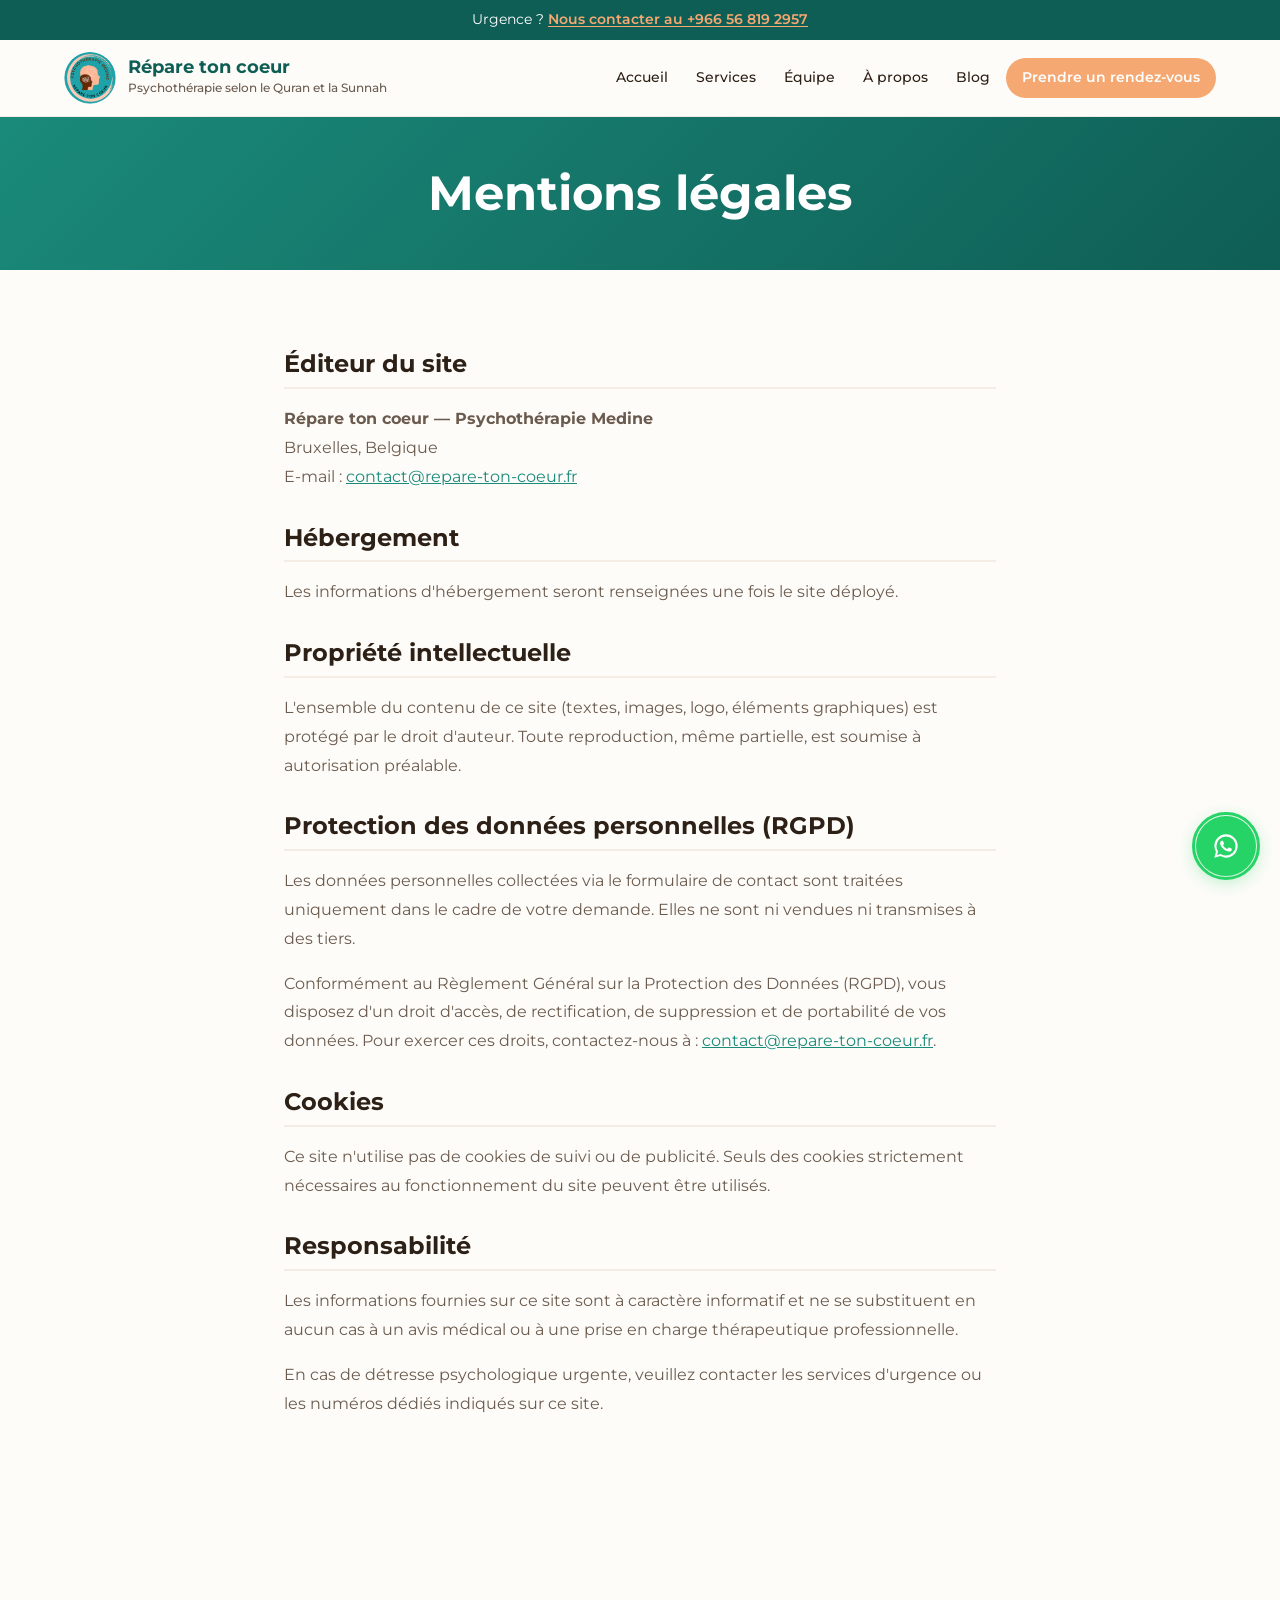
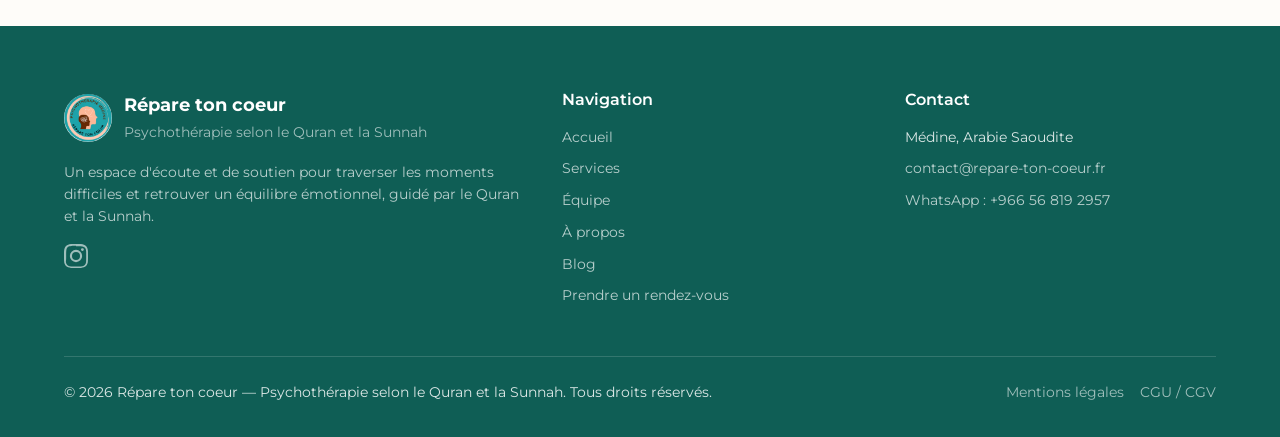
<file: mentions-legales/index.html>
<!DOCTYPE html><html lang="fr"> <head><meta charset="UTF-8"><meta name="viewport" content="width=device-width, initial-scale=1.0"><title>Mentions légales | Répare ton coeur</title><meta name="description" content="Mentions légales et politique de confidentialité du site Répare ton coeur — Psychothérapie Medine."><meta property="og:title" content="Mentions légales | Répare ton coeur"><meta property="og:description" content="Mentions légales et politique de confidentialité du site Répare ton coeur — Psychothérapie Medine."><meta property="og:type" content="website"><meta property="og:image" content="/assets/images/og-image.jpg"><meta property="og:url" content="https://www.repare-ton-coeur.fr/mentions-legales/"><meta property="og:locale" content="fr_FR"><meta name="twitter:card" content="summary_large_image"><link rel="canonical" href="https://www.repare-ton-coeur.fr/mentions-legales/"><link rel="icon" type="image/x-icon" href="/favicon.ico"><link rel="sitemap" href="/sitemap-index.xml"><style>.page-hero[data-astro-cid-vze7nfac]{background:linear-gradient(135deg,var(--color-primary) 0%,var(--color-primary-dark) 100%);color:var(--color-white);padding:var(--space-12) 0;text-align:center}.page-hero[data-astro-cid-vze7nfac] h1[data-astro-cid-vze7nfac]{color:var(--color-white)}.legal-content[data-astro-cid-vze7nfac]{padding:var(--space-12) 0 var(--space-24)}.legal-content__inner[data-astro-cid-vze7nfac]{max-width:760px}.legal-content[data-astro-cid-vze7nfac] h2[data-astro-cid-vze7nfac]{font-size:var(--text-2xl);margin-top:var(--space-8);margin-bottom:var(--space-4);padding-bottom:var(--space-2);border-bottom:2px solid var(--color-surface)}.legal-content[data-astro-cid-vze7nfac] p[data-astro-cid-vze7nfac]{color:var(--color-text-muted);line-height:1.8}.legal-content[data-astro-cid-vze7nfac] a[data-astro-cid-vze7nfac]{color:var(--color-primary);text-decoration:underline}
</style>
<link rel="stylesheet" href="/_astro/a-propos.BGeTq_Qi.css"></head> <body>  <div class="crisis-bar" role="complementary" aria-label="Contact urgence" data-astro-cid-o4rtyv2i> <div class="crisis-bar__inner container" data-astro-cid-o4rtyv2i> <p data-astro-cid-o4rtyv2i>
Urgence ? <a href="https://wa.me/966568192957" target="_blank" rel="noopener" data-astro-cid-o4rtyv2i>Nous contacter au +966 56 819 2957</a> </p> </div> </div>  <header class="header" id="site-header" role="banner" data-astro-cid-qlfjksao> <div class="header__inner container" data-astro-cid-qlfjksao> <a href="/" class="header__logo" aria-label="Répare ton coeur — Accueil" data-astro-cid-qlfjksao> <img src="/assets/images/logo.png" alt="Logo Psychothérapie Medine — Répare ton coeur" width="52" height="52" data-astro-cid-qlfjksao> <span class="header__brand" data-astro-cid-qlfjksao> <span class="header__brand-name" data-astro-cid-qlfjksao>Répare ton coeur</span> <span class="header__brand-sub" data-astro-cid-qlfjksao>Psychothérapie selon le Quran et la Sunnah</span> </span> </a> <div class="header__desktop-nav" data-astro-cid-qlfjksao> <nav class="nav" role="navigation" aria-label="Navigation principale" data-astro-cid-afdttjsk> <ul class="nav__list" data-astro-cid-afdttjsk> <li class="nav__item" data-astro-cid-afdttjsk> <a href="/" class="nav__link" data-astro-cid-afdttjsk> Accueil </a> </li><li class="nav__item" data-astro-cid-afdttjsk> <a href="/services" class="nav__link" data-astro-cid-afdttjsk> Services </a> </li><li class="nav__item" data-astro-cid-afdttjsk> <a href="/equipe" class="nav__link" data-astro-cid-afdttjsk> Équipe </a> </li><li class="nav__item" data-astro-cid-afdttjsk> <a href="/a-propos" class="nav__link" data-astro-cid-afdttjsk> À propos </a> </li><li class="nav__item" data-astro-cid-afdttjsk> <a href="/blog" class="nav__link" data-astro-cid-afdttjsk> Blog </a> </li> <li class="nav__item" data-astro-cid-afdttjsk> <a href="/prendre-rendez-vous" class="nav__link nav__link--cta" data-astro-cid-afdttjsk> Prendre un rendez-vous </a> </li> </ul> </nav>  </div> <button class="header__menu-toggle" id="menu-toggle" aria-label="Ouvrir le menu de navigation" aria-expanded="false" data-astro-cid-qlfjksao> <span class="header__menu-icon" aria-hidden="true" data-astro-cid-qlfjksao></span> </button> </div> </header> <!-- Mobile nav: OUTSIDE header, styles 100% inline to avoid Astro scoping issues --> <div id="nav-overlay" style="position:fixed;inset:0;background:rgba(0,0,0,0.4);z-index:199;opacity:0;pointer-events:none;transition:opacity 250ms ease;" data-astro-cid-qlfjksao></div> <nav id="mobile-nav" style="position:fixed;top:0;right:0;bottom:0;width:min(320px,85vw);background:#fff;box-shadow:-4px 0 24px rgba(0,0,0,0.12);transform:translateX(100%);transition:transform 250ms ease;z-index:200;padding:1.5rem;overflow-y:auto;overscroll-behavior:contain;-webkit-overflow-scrolling:touch;display:none;" role="navigation" aria-label="Navigation mobile" data-astro-cid-qlfjksao> <button id="mobile-nav-close" aria-label="Fermer le menu" style="position:absolute;top:1rem;right:1rem;width:40px;height:40px;border:none;background:none;cursor:pointer;display:flex;align-items:center;justify-content:center;border-radius:0.5rem;" data-astro-cid-qlfjksao> <svg width="24" height="24" viewBox="0 0 24 24" fill="none" stroke="#2D2016" stroke-width="2" stroke-linecap="round" data-astro-cid-qlfjksao><line x1="18" y1="6" x2="6" y2="18" data-astro-cid-qlfjksao></line><line x1="6" y1="6" x2="18" y2="18" data-astro-cid-qlfjksao></line></svg> </button> <ul style="display:flex;flex-direction:column;gap:0.25rem;list-style:none;padding:0;margin:3rem 0 0 0;" data-astro-cid-qlfjksao> <li data-astro-cid-qlfjksao><a href="/" style="display:block;padding:0.75rem 1rem;font-size:1.125rem;font-weight:500;color:#2D2016;text-decoration:none;border-radius:0.5rem;" data-astro-cid-qlfjksao>Accueil</a></li> <li data-astro-cid-qlfjksao><a href="/services" style="display:block;padding:0.75rem 1rem;font-size:1.125rem;font-weight:500;color:#2D2016;text-decoration:none;border-radius:0.5rem;" data-astro-cid-qlfjksao>Services</a></li> <li data-astro-cid-qlfjksao><a href="/equipe" style="display:block;padding:0.75rem 1rem;font-size:1.125rem;font-weight:500;color:#2D2016;text-decoration:none;border-radius:0.5rem;" data-astro-cid-qlfjksao>Équipe</a></li> <li data-astro-cid-qlfjksao><a href="/a-propos" style="display:block;padding:0.75rem 1rem;font-size:1.125rem;font-weight:500;color:#2D2016;text-decoration:none;border-radius:0.5rem;" data-astro-cid-qlfjksao>À propos</a></li> <li data-astro-cid-qlfjksao><a href="/blog" style="display:block;padding:0.75rem 1rem;font-size:1.125rem;font-weight:500;color:#2D2016;text-decoration:none;border-radius:0.5rem;" data-astro-cid-qlfjksao>Blog</a></li> <li style="margin-top:1rem;" data-astro-cid-qlfjksao><a href="/prendre-rendez-vous" style="display:block;padding:0.75rem 1rem;font-size:1.125rem;font-weight:600;color:#fff;text-decoration:none;border-radius:9999px;background:#F5A872;text-align:center;" data-astro-cid-qlfjksao>Prendre un rendez-vous</a></li> </ul> </nav>  <script>
  (function() {
    var toggle = document.getElementById('menu-toggle');
    var nav = document.getElementById('mobile-nav');
    var overlay = document.getElementById('nav-overlay');
    var isOpen = false;

    if (!toggle || !nav || !overlay) return;

    function openMenu() {
      isOpen = true;
      nav.style.display = 'block';
      // Force reflow before animating
      nav.offsetHeight;
      nav.style.transform = 'translateX(0)';
      overlay.style.opacity = '1';
      overlay.style.pointerEvents = 'auto';
      document.body.style.overflow = 'hidden';
      toggle.setAttribute('aria-expanded', 'true');
    }

    function closeMenu() {
      isOpen = false;
      nav.style.transform = 'translateX(100%)';
      overlay.style.opacity = '0';
      overlay.style.pointerEvents = 'none';
      document.body.style.overflow = '';
      toggle.setAttribute('aria-expanded', 'false');
      setTimeout(function() {
        if (!isOpen) nav.style.display = 'none';
      }, 300);
    }

    toggle.addEventListener('click', function(e) {
      e.stopPropagation();
      if (isOpen) {
        closeMenu();
      } else {
        openMenu();
      }
    });

    overlay.addEventListener('click', closeMenu);

    var closeBtn = document.getElementById('mobile-nav-close');
    if (closeBtn) closeBtn.addEventListener('click', closeMenu);

    var links = nav.querySelectorAll('a');
    for (var i = 0; i < links.length; i++) {
      links[i].addEventListener('click', closeMenu);
    }
  })();
</script> <script>
  (function() {
    var header = document.getElementById('site-header');
    if (!header) return;

    var placeholder = document.createElement('div');
    placeholder.style.display = 'none';
    header.parentNode.insertBefore(placeholder, header.nextSibling);

    var lastScrollY = window.scrollY;
    var isFixed = false;
    var headerHeight = header.offsetHeight;

    function engage() {
      if (isFixed) return;
      headerHeight = header.offsetHeight;
      placeholder.style.display = 'block';
      placeholder.style.height = headerHeight + 'px';
      header.style.position = 'fixed';
      header.style.top = '0';
      header.style.left = '0';
      header.style.right = '0';
      header.style.zIndex = '100';
      header.style.transform = 'translateY(-100%)';
      header.style.transition = 'none';
      header.style.boxShadow = '0 2px 12px rgba(0,0,0,0.08)';
      isFixed = true;
      header.offsetHeight;
      header.style.transition = 'transform 400ms cubic-bezier(0.16, 1, 0.3, 1)';
      header.style.transform = 'translateY(0)';
    }

    function disengage() {
      if (!isFixed) return;
      header.style.transition = 'transform 300ms ease';
      header.style.transform = 'translateY(-100%)';
      setTimeout(function() {
        header.style.position = '';
        header.style.top = '';
        header.style.left = '';
        header.style.right = '';
        header.style.zIndex = '';
        header.style.transform = '';
        header.style.transition = '';
        header.style.boxShadow = '';
        placeholder.style.display = 'none';
        isFixed = false;
      }, 300);
    }

    function resetToFlow() {
      header.style.position = '';
      header.style.top = '';
      header.style.left = '';
      header.style.right = '';
      header.style.zIndex = '';
      header.style.transform = '';
      header.style.transition = '';
      header.style.boxShadow = '';
      placeholder.style.display = 'none';
      isFixed = false;
    }

    window.addEventListener('scroll', function() {
      var currentScrollY = window.scrollY;

      if (currentScrollY <= headerHeight) {
        if (isFixed) resetToFlow();
      } else if (currentScrollY < lastScrollY) {
        engage();
      } else if (currentScrollY > lastScrollY) {
        if (isFixed) disengage();
      }

      lastScrollY = currentScrollY;
    }, { passive: true });
  })();
</script> <main id="main-content">  <section class="page-hero" data-astro-cid-vze7nfac> <div class="container" data-astro-cid-vze7nfac> <h1 data-astro-cid-vze7nfac>Mentions légales</h1> </div> </section> <section class="legal-content" data-astro-cid-vze7nfac> <div class="container legal-content__inner" data-astro-cid-vze7nfac> <h2 data-astro-cid-vze7nfac>Éditeur du site</h2> <p data-astro-cid-vze7nfac> <strong data-astro-cid-vze7nfac>Répare ton coeur — Psychothérapie Medine</strong><br data-astro-cid-vze7nfac>
Bruxelles, Belgique<br data-astro-cid-vze7nfac>
E-mail : <a href="mailto:contact@repare-ton-coeur.fr" data-astro-cid-vze7nfac>contact@repare-ton-coeur.fr</a> </p> <h2 data-astro-cid-vze7nfac>Hébergement</h2> <p data-astro-cid-vze7nfac>
Les informations d'hébergement seront renseignées une fois le site déployé.
</p> <h2 data-astro-cid-vze7nfac>Propriété intellectuelle</h2> <p data-astro-cid-vze7nfac>
L'ensemble du contenu de ce site (textes, images, logo, éléments graphiques) est protégé
        par le droit d'auteur. Toute reproduction, même partielle, est soumise à autorisation préalable.
</p> <h2 data-astro-cid-vze7nfac>Protection des données personnelles (RGPD)</h2> <p data-astro-cid-vze7nfac>
Les données personnelles collectées via le formulaire de contact sont traitées uniquement
        dans le cadre de votre demande. Elles ne sont ni vendues ni transmises à des tiers.
</p> <p data-astro-cid-vze7nfac>
Conformément au Règlement Général sur la Protection des Données (RGPD), vous disposez
        d'un droit d'accès, de rectification, de suppression et de portabilité de vos données.
        Pour exercer ces droits, contactez-nous à :
<a href="mailto:contact@repare-ton-coeur.fr" data-astro-cid-vze7nfac>contact@repare-ton-coeur.fr</a>.
</p> <h2 data-astro-cid-vze7nfac>Cookies</h2> <p data-astro-cid-vze7nfac>
Ce site n'utilise pas de cookies de suivi ou de publicité. Seuls des cookies strictement
        nécessaires au fonctionnement du site peuvent être utilisés.
</p> <h2 data-astro-cid-vze7nfac>Responsabilité</h2> <p data-astro-cid-vze7nfac>
Les informations fournies sur ce site sont à caractère informatif et ne se substituent
        en aucun cas à un avis médical ou à une prise en charge thérapeutique professionnelle.
</p> <p data-astro-cid-vze7nfac>
En cas de détresse psychologique urgente, veuillez contacter les services d'urgence
        ou les numéros dédiés indiqués sur ce site.
</p> </div> </section>  </main> <footer class="footer" role="contentinfo" data-astro-cid-35ed7um5> <div class="footer__inner container" data-astro-cid-35ed7um5> <div class="footer__grid" data-astro-cid-35ed7um5> <div class="footer__col" data-astro-cid-35ed7um5> <div class="footer__brand" data-astro-cid-35ed7um5> <img src="/assets/images/logo.png" alt="" width="48" height="48" data-astro-cid-35ed7um5> <div data-astro-cid-35ed7um5> <p class="footer__name" data-astro-cid-35ed7um5>Répare ton coeur</p> <p class="footer__tagline" data-astro-cid-35ed7um5>Psychothérapie selon le Quran et la Sunnah</p> </div> </div> <p class="footer__desc" data-astro-cid-35ed7um5>
Un espace d'écoute et de soutien pour traverser les moments difficiles et retrouver un équilibre émotionnel, guidé par le Quran et la Sunnah.
</p> <div class="footer__socials" data-astro-cid-35ed7um5> <a href="https://www.instagram.com/repare.toncoeur/" target="_blank" rel="noopener" aria-label="Instagram" data-astro-cid-35ed7um5> <svg width="24" height="24" viewBox="0 0 24 24" fill="none" xmlns="http://www.w3.org/2000/svg" aria-hidden="true" data-astro-cid-35ed7um5> <path d="M12 2.163c3.204 0 3.584.012 4.85.07 1.17.054 1.97.24 2.43.403a4.088 4.088 0 011.47.957c.453.453.753.898.957 1.47.163.46.35 1.26.403 2.43.058 1.266.07 1.646.07 4.85s-.012 3.584-.07 4.85c-.054 1.17-.24 1.97-.403 2.43a4.088 4.088 0 01-.957 1.47 4.088 4.088 0 01-1.47.957c-.46.163-1.26.35-2.43.403-1.266.058-1.646.07-4.85.07s-3.584-.012-4.85-.07c-1.17-.054-1.97-.24-2.43-.403a4.088 4.088 0 01-1.47-.957 4.088 4.088 0 01-.957-1.47c-.163-.46-.35-1.26-.403-2.43C2.175 15.584 2.163 15.204 2.163 12s.012-3.584.07-4.85c.054-1.17.24-1.97.403-2.43a4.088 4.088 0 01.957-1.47A4.088 4.088 0 015.063 2.3c.46-.163 1.26-.35 2.43-.403C8.759 1.84 9.139 1.827 12 1.827V2.163zM12 0C8.741 0 8.333.014 7.053.072 5.775.13 4.903.333 4.14.63a5.876 5.876 0 00-2.126 1.384A5.876 5.876 0 00.63 4.14C.333 4.903.13 5.775.072 7.053.014 8.333 0 8.741 0 12s.014 3.668.072 4.948c.058 1.277.261 2.15.558 2.912a5.876 5.876 0 001.384 2.126 5.876 5.876 0 002.126 1.384c.763.297 1.635.5 2.913.558C8.333 23.986 8.741 24 12 24s3.668-.014 4.948-.072c1.277-.058 2.15-.261 2.912-.558a5.876 5.876 0 002.126-1.384 5.876 5.876 0 001.384-2.126c.297-.763.5-1.635.558-2.913C23.986 15.668 24 15.259 24 12s-.014-3.668-.072-4.948c-.058-1.277-.261-2.15-.558-2.912a5.876 5.876 0 00-1.384-2.126A5.876 5.876 0 0019.86.63C19.097.333 18.225.13 16.948.072 15.668.014 15.259 0 12 0zm0 5.838a6.162 6.162 0 100 12.324 6.162 6.162 0 000-12.324zM12 16a4 4 0 110-8 4 4 0 010 8zm6.406-11.845a1.44 1.44 0 100 2.881 1.44 1.44 0 000-2.881z" fill="currentColor" data-astro-cid-35ed7um5></path> </svg> </a> </div> </div> <div class="footer__col" data-astro-cid-35ed7um5> <h3 class="footer__heading" data-astro-cid-35ed7um5>Navigation</h3> <ul class="footer__links" data-astro-cid-35ed7um5> <li data-astro-cid-35ed7um5><a href="/" data-astro-cid-35ed7um5>Accueil</a></li> <li data-astro-cid-35ed7um5><a href="/services" data-astro-cid-35ed7um5>Services</a></li> <li data-astro-cid-35ed7um5><a href="/equipe" data-astro-cid-35ed7um5>Équipe</a></li> <li data-astro-cid-35ed7um5><a href="/a-propos" data-astro-cid-35ed7um5>À propos</a></li> <li data-astro-cid-35ed7um5><a href="/blog" data-astro-cid-35ed7um5>Blog</a></li> <li data-astro-cid-35ed7um5><a href="/prendre-rendez-vous" data-astro-cid-35ed7um5>Prendre un rendez-vous</a></li> </ul> </div> <div class="footer__col" data-astro-cid-35ed7um5> <h3 class="footer__heading" data-astro-cid-35ed7um5>Contact</h3> <ul class="footer__links" data-astro-cid-35ed7um5> <li data-astro-cid-35ed7um5>Médine, Arabie Saoudite</li> <li data-astro-cid-35ed7um5><a href="mailto:contact@repare-ton-coeur.fr" data-astro-cid-35ed7um5>contact@repare-ton-coeur.fr</a></li> <li data-astro-cid-35ed7um5><a href="https://wa.me/966568192957" target="_blank" rel="noopener" data-astro-cid-35ed7um5>WhatsApp : +966 56 819 2957</a></li> </ul> </div> </div> <div class="footer__bottom" data-astro-cid-35ed7um5> <p data-astro-cid-35ed7um5>&copy; 2026 Répare ton coeur — Psychothérapie selon le Quran et la Sunnah. Tous droits réservés.</p> <div class="footer__legal-links" data-astro-cid-35ed7um5> <a href="/mentions-legales" data-astro-cid-35ed7um5>Mentions légales</a> <a href="/conditions-generales" data-astro-cid-35ed7um5>CGU / CGV</a> </div> </div> </div> </footer>  <a href="https://wa.me/966568192957" class="whatsapp-btn" target="_blank" rel="noopener" aria-label="Nous contacter sur WhatsApp" data-astro-cid-a3mtbhax> <svg viewBox="0 0 32 32" fill="none" xmlns="http://www.w3.org/2000/svg" width="28" height="28" aria-hidden="true" data-astro-cid-a3mtbhax> <path d="M16.004 2.667A13.28 13.28 0 002.72 15.95a13.2 13.2 0 001.787 6.645L2.667 29.333l6.96-1.82A13.3 13.3 0 0016.004 29.3 13.28 13.28 0 0029.333 16 13.28 13.28 0 0016.004 2.667zm0 24.28a10.9 10.9 0 01-5.58-1.525l-.4-.237-4.14 1.084 1.104-4.028-.26-.413a10.93 10.93 0 01-1.676-5.828 10.96 10.96 0 0110.952-10.953A10.96 10.96 0 0126.96 16a10.96 10.96 0 01-10.956 10.947zm6.008-8.2c-.33-.164-1.95-.96-2.252-1.07-.302-.11-.522-.165-.74.164-.22.33-.852 1.07-1.044 1.29-.193.22-.385.248-.715.083-.33-.164-1.392-.513-2.652-1.635-.98-.873-1.642-1.95-1.834-2.28-.193-.33-.02-.508.145-.672.148-.148.33-.385.495-.578.165-.193.22-.33.33-.55.11-.22.055-.413-.028-.578-.082-.165-.74-1.785-1.015-2.444-.267-.642-.54-.556-.74-.566-.193-.008-.413-.01-.633-.01s-.578.083-.88.414c-.303.33-1.155 1.13-1.155 2.752s1.183 3.192 1.348 3.412c.165.22 2.328 3.553 5.64 4.982.788.34 1.403.543 1.882.695.79.252 1.51.216 2.078.131.634-.094 1.95-.797 2.225-1.566.275-.77.275-1.43.193-1.567-.083-.137-.303-.22-.633-.385z" fill="currentColor" data-astro-cid-a3mtbhax></path> </svg> <span class="whatsapp-btn__pulse" aria-hidden="true" data-astro-cid-a3mtbhax></span> </a>  <button class="scroll-top" aria-label="Retour en haut de la page" id="scroll-top-btn" data-astro-cid-hnzwq3ap> <svg width="20" height="20" viewBox="0 0 20 20" fill="none" xmlns="http://www.w3.org/2000/svg" aria-hidden="true" data-astro-cid-hnzwq3ap> <path d="M10 15V5M10 5L5 10M10 5L15 10" stroke="currentColor" stroke-width="2" stroke-linecap="round" stroke-linejoin="round" data-astro-cid-hnzwq3ap></path> </svg> </button>  <script type="module">const e=document.getElementById("scroll-top-btn");e&&(window.addEventListener("scroll",()=>{window.scrollY>400?e.classList.add("visible"):e.classList.remove("visible")},{passive:!0}),e.addEventListener("click",()=>{window.scrollTo({top:0,behavior:"smooth"})}));</script>  </body></html>
</file>
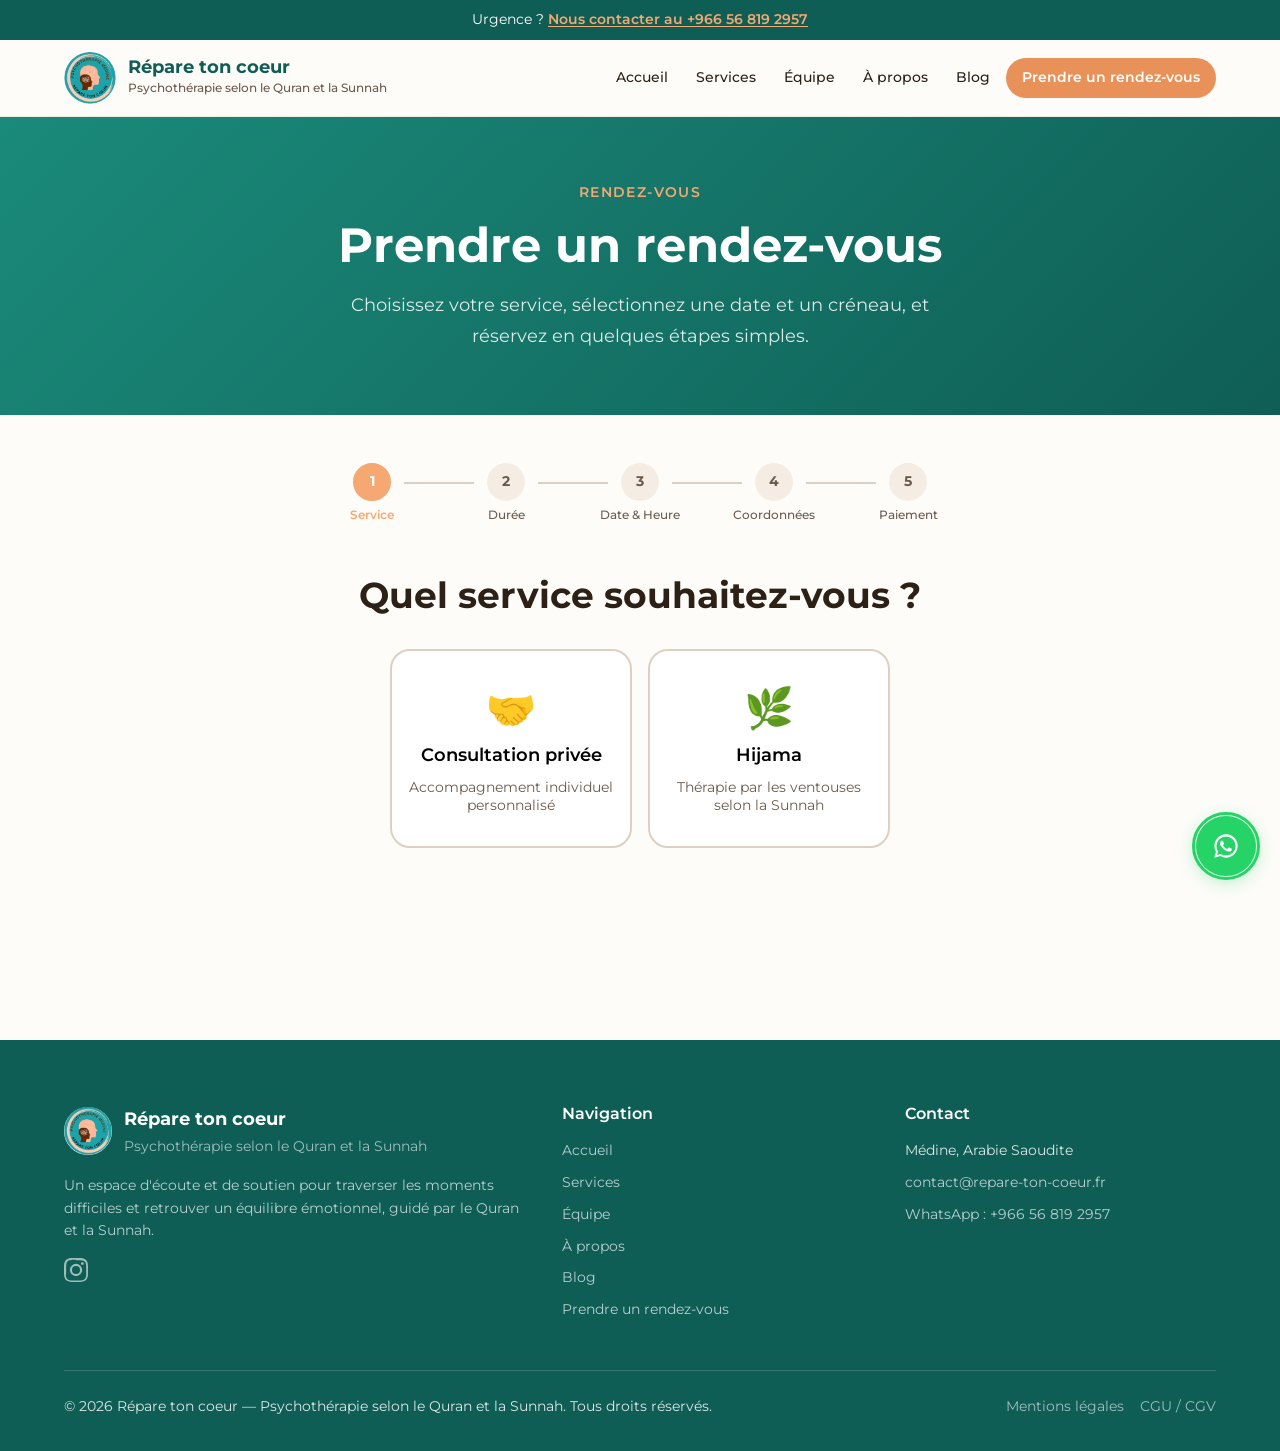
<file: prendre-rendez-vous/index.html>
<!DOCTYPE html><html lang="fr"> <head><meta charset="UTF-8"><meta name="viewport" content="width=device-width, initial-scale=1.0"><title>Prendre un rendez-vous | Répare ton coeur</title><meta name="description" content="Réservez votre consultation avec l'institut Répare ton coeur. Choisissez votre service, votre créneau et prenez rendez-vous en quelques clics."><meta property="og:title" content="Prendre un rendez-vous | Répare ton coeur"><meta property="og:description" content="Réservez votre consultation avec l'institut Répare ton coeur. Choisissez votre service, votre créneau et prenez rendez-vous en quelques clics."><meta property="og:type" content="website"><meta property="og:image" content="/assets/images/og-image.jpg"><meta property="og:url" content="https://www.repare-ton-coeur.fr/prendre-rendez-vous/"><meta property="og:locale" content="fr_FR"><meta name="twitter:card" content="summary_large_image"><link rel="canonical" href="https://www.repare-ton-coeur.fr/prendre-rendez-vous/"><link rel="icon" type="image/x-icon" href="/favicon.ico"><link rel="sitemap" href="/sitemap-index.xml"><link rel="stylesheet" href="/_astro/prendre-rendez-vous.DzeB6BNq.css">
<link rel="stylesheet" href="/_astro/a-propos.BGeTq_Qi.css"></head> <body>  <div class="crisis-bar" role="complementary" aria-label="Contact urgence" data-astro-cid-o4rtyv2i> <div class="crisis-bar__inner container" data-astro-cid-o4rtyv2i> <p data-astro-cid-o4rtyv2i>
Urgence ? <a href="https://wa.me/966568192957" target="_blank" rel="noopener" data-astro-cid-o4rtyv2i>Nous contacter au +966 56 819 2957</a> </p> </div> </div>  <header class="header" id="site-header" role="banner" data-astro-cid-qlfjksao> <div class="header__inner container" data-astro-cid-qlfjksao> <a href="/" class="header__logo" aria-label="Répare ton coeur — Accueil" data-astro-cid-qlfjksao> <img src="/assets/images/logo.png" alt="Logo Psychothérapie Medine — Répare ton coeur" width="52" height="52" data-astro-cid-qlfjksao> <span class="header__brand" data-astro-cid-qlfjksao> <span class="header__brand-name" data-astro-cid-qlfjksao>Répare ton coeur</span> <span class="header__brand-sub" data-astro-cid-qlfjksao>Psychothérapie selon le Quran et la Sunnah</span> </span> </a> <div class="header__desktop-nav" data-astro-cid-qlfjksao> <nav class="nav" role="navigation" aria-label="Navigation principale" data-astro-cid-afdttjsk> <ul class="nav__list" data-astro-cid-afdttjsk> <li class="nav__item" data-astro-cid-afdttjsk> <a href="/" class="nav__link" data-astro-cid-afdttjsk> Accueil </a> </li><li class="nav__item" data-astro-cid-afdttjsk> <a href="/services" class="nav__link" data-astro-cid-afdttjsk> Services </a> </li><li class="nav__item" data-astro-cid-afdttjsk> <a href="/equipe" class="nav__link" data-astro-cid-afdttjsk> Équipe </a> </li><li class="nav__item" data-astro-cid-afdttjsk> <a href="/a-propos" class="nav__link" data-astro-cid-afdttjsk> À propos </a> </li><li class="nav__item" data-astro-cid-afdttjsk> <a href="/blog" class="nav__link" data-astro-cid-afdttjsk> Blog </a> </li> <li class="nav__item" data-astro-cid-afdttjsk> <a href="/prendre-rendez-vous" class="nav__link nav__link--cta nav__link--active" aria-current="page" data-astro-cid-afdttjsk> Prendre un rendez-vous </a> </li> </ul> </nav>  </div> <button class="header__menu-toggle" id="menu-toggle" aria-label="Ouvrir le menu de navigation" aria-expanded="false" data-astro-cid-qlfjksao> <span class="header__menu-icon" aria-hidden="true" data-astro-cid-qlfjksao></span> </button> </div> </header> <!-- Mobile nav: OUTSIDE header, styles 100% inline to avoid Astro scoping issues --> <div id="nav-overlay" style="position:fixed;inset:0;background:rgba(0,0,0,0.4);z-index:199;opacity:0;pointer-events:none;transition:opacity 250ms ease;" data-astro-cid-qlfjksao></div> <nav id="mobile-nav" style="position:fixed;top:0;right:0;bottom:0;width:min(320px,85vw);background:#fff;box-shadow:-4px 0 24px rgba(0,0,0,0.12);transform:translateX(100%);transition:transform 250ms ease;z-index:200;padding:1.5rem;overflow-y:auto;overscroll-behavior:contain;-webkit-overflow-scrolling:touch;display:none;" role="navigation" aria-label="Navigation mobile" data-astro-cid-qlfjksao> <button id="mobile-nav-close" aria-label="Fermer le menu" style="position:absolute;top:1rem;right:1rem;width:40px;height:40px;border:none;background:none;cursor:pointer;display:flex;align-items:center;justify-content:center;border-radius:0.5rem;" data-astro-cid-qlfjksao> <svg width="24" height="24" viewBox="0 0 24 24" fill="none" stroke="#2D2016" stroke-width="2" stroke-linecap="round" data-astro-cid-qlfjksao><line x1="18" y1="6" x2="6" y2="18" data-astro-cid-qlfjksao></line><line x1="6" y1="6" x2="18" y2="18" data-astro-cid-qlfjksao></line></svg> </button> <ul style="display:flex;flex-direction:column;gap:0.25rem;list-style:none;padding:0;margin:3rem 0 0 0;" data-astro-cid-qlfjksao> <li data-astro-cid-qlfjksao><a href="/" style="display:block;padding:0.75rem 1rem;font-size:1.125rem;font-weight:500;color:#2D2016;text-decoration:none;border-radius:0.5rem;" data-astro-cid-qlfjksao>Accueil</a></li> <li data-astro-cid-qlfjksao><a href="/services" style="display:block;padding:0.75rem 1rem;font-size:1.125rem;font-weight:500;color:#2D2016;text-decoration:none;border-radius:0.5rem;" data-astro-cid-qlfjksao>Services</a></li> <li data-astro-cid-qlfjksao><a href="/equipe" style="display:block;padding:0.75rem 1rem;font-size:1.125rem;font-weight:500;color:#2D2016;text-decoration:none;border-radius:0.5rem;" data-astro-cid-qlfjksao>Équipe</a></li> <li data-astro-cid-qlfjksao><a href="/a-propos" style="display:block;padding:0.75rem 1rem;font-size:1.125rem;font-weight:500;color:#2D2016;text-decoration:none;border-radius:0.5rem;" data-astro-cid-qlfjksao>À propos</a></li> <li data-astro-cid-qlfjksao><a href="/blog" style="display:block;padding:0.75rem 1rem;font-size:1.125rem;font-weight:500;color:#2D2016;text-decoration:none;border-radius:0.5rem;" data-astro-cid-qlfjksao>Blog</a></li> <li style="margin-top:1rem;" data-astro-cid-qlfjksao><a href="/prendre-rendez-vous" style="display:block;padding:0.75rem 1rem;font-size:1.125rem;font-weight:600;color:#fff;text-decoration:none;border-radius:9999px;background:#F5A872;text-align:center;" data-astro-cid-qlfjksao>Prendre un rendez-vous</a></li> </ul> </nav>  <script>
  (function() {
    var toggle = document.getElementById('menu-toggle');
    var nav = document.getElementById('mobile-nav');
    var overlay = document.getElementById('nav-overlay');
    var isOpen = false;

    if (!toggle || !nav || !overlay) return;

    function openMenu() {
      isOpen = true;
      nav.style.display = 'block';
      // Force reflow before animating
      nav.offsetHeight;
      nav.style.transform = 'translateX(0)';
      overlay.style.opacity = '1';
      overlay.style.pointerEvents = 'auto';
      document.body.style.overflow = 'hidden';
      toggle.setAttribute('aria-expanded', 'true');
    }

    function closeMenu() {
      isOpen = false;
      nav.style.transform = 'translateX(100%)';
      overlay.style.opacity = '0';
      overlay.style.pointerEvents = 'none';
      document.body.style.overflow = '';
      toggle.setAttribute('aria-expanded', 'false');
      setTimeout(function() {
        if (!isOpen) nav.style.display = 'none';
      }, 300);
    }

    toggle.addEventListener('click', function(e) {
      e.stopPropagation();
      if (isOpen) {
        closeMenu();
      } else {
        openMenu();
      }
    });

    overlay.addEventListener('click', closeMenu);

    var closeBtn = document.getElementById('mobile-nav-close');
    if (closeBtn) closeBtn.addEventListener('click', closeMenu);

    var links = nav.querySelectorAll('a');
    for (var i = 0; i < links.length; i++) {
      links[i].addEventListener('click', closeMenu);
    }
  })();
</script> <script>
  (function() {
    var header = document.getElementById('site-header');
    if (!header) return;

    var placeholder = document.createElement('div');
    placeholder.style.display = 'none';
    header.parentNode.insertBefore(placeholder, header.nextSibling);

    var lastScrollY = window.scrollY;
    var isFixed = false;
    var headerHeight = header.offsetHeight;

    function engage() {
      if (isFixed) return;
      headerHeight = header.offsetHeight;
      placeholder.style.display = 'block';
      placeholder.style.height = headerHeight + 'px';
      header.style.position = 'fixed';
      header.style.top = '0';
      header.style.left = '0';
      header.style.right = '0';
      header.style.zIndex = '100';
      header.style.transform = 'translateY(-100%)';
      header.style.transition = 'none';
      header.style.boxShadow = '0 2px 12px rgba(0,0,0,0.08)';
      isFixed = true;
      header.offsetHeight;
      header.style.transition = 'transform 400ms cubic-bezier(0.16, 1, 0.3, 1)';
      header.style.transform = 'translateY(0)';
    }

    function disengage() {
      if (!isFixed) return;
      header.style.transition = 'transform 300ms ease';
      header.style.transform = 'translateY(-100%)';
      setTimeout(function() {
        header.style.position = '';
        header.style.top = '';
        header.style.left = '';
        header.style.right = '';
        header.style.zIndex = '';
        header.style.transform = '';
        header.style.transition = '';
        header.style.boxShadow = '';
        placeholder.style.display = 'none';
        isFixed = false;
      }, 300);
    }

    function resetToFlow() {
      header.style.position = '';
      header.style.top = '';
      header.style.left = '';
      header.style.right = '';
      header.style.zIndex = '';
      header.style.transform = '';
      header.style.transition = '';
      header.style.boxShadow = '';
      placeholder.style.display = 'none';
      isFixed = false;
    }

    window.addEventListener('scroll', function() {
      var currentScrollY = window.scrollY;

      if (currentScrollY <= headerHeight) {
        if (isFixed) resetToFlow();
      } else if (currentScrollY < lastScrollY) {
        engage();
      } else if (currentScrollY > lastScrollY) {
        if (isFixed) disengage();
      }

      lastScrollY = currentScrollY;
    }, { passive: true });
  })();
</script> <main id="main-content">  <section class="page-hero" data-astro-cid-gh5fjucu> <div class="container" data-astro-cid-gh5fjucu> <p class="page-hero__eyebrow" data-astro-cid-gh5fjucu>Rendez-vous</p> <h1 data-astro-cid-gh5fjucu>Prendre un rendez-vous</h1> <p class="page-hero__subtitle" data-astro-cid-gh5fjucu>
Choisissez votre service, sélectionnez une date et un créneau, et réservez en quelques étapes simples.
</p> </div> </section> <section class="booking" aria-label="Formulaire de réservation" data-astro-cid-gh5fjucu> <div class="container" data-astro-cid-gh5fjucu> <div class="booking__steps" aria-label="Étapes de réservation" data-astro-cid-gh5fjucu> <div class="step-indicator" data-step="1" data-astro-cid-gh5fjucu> <span class="step-indicator__number" data-astro-cid-gh5fjucu>1</span> <span class="step-indicator__label" data-astro-cid-gh5fjucu>Service</span> </div> <div class="step-indicator__line" data-astro-cid-gh5fjucu></div> <div class="step-indicator" data-step="2" data-astro-cid-gh5fjucu> <span class="step-indicator__number" data-astro-cid-gh5fjucu>2</span> <span class="step-indicator__label" data-astro-cid-gh5fjucu>Durée</span> </div> <div class="step-indicator__line" data-astro-cid-gh5fjucu></div> <div class="step-indicator" data-step="3" data-astro-cid-gh5fjucu> <span class="step-indicator__number" data-astro-cid-gh5fjucu>3</span> <span class="step-indicator__label" data-astro-cid-gh5fjucu>Date & Heure</span> </div> <div class="step-indicator__line" data-astro-cid-gh5fjucu></div> <div class="step-indicator" data-step="4" data-astro-cid-gh5fjucu> <span class="step-indicator__number" data-astro-cid-gh5fjucu>4</span> <span class="step-indicator__label" data-astro-cid-gh5fjucu>Coordonnées</span> </div> <div class="step-indicator__line" data-astro-cid-gh5fjucu></div> <div class="step-indicator" data-step="5" data-astro-cid-gh5fjucu> <span class="step-indicator__number" data-astro-cid-gh5fjucu>5</span> <span class="step-indicator__label" data-astro-cid-gh5fjucu>Paiement</span> </div> </div> <!-- Step 1: Service --> <div class="booking__panel" data-panel="1" data-astro-cid-gh5fjucu> <h2 data-astro-cid-gh5fjucu>Quel service souhaitez-vous ?</h2> <div class="service-choices" data-astro-cid-gh5fjucu> <button class="service-choice" data-service="consultation-privee" data-astro-cid-gh5fjucu> <span class="service-choice__icon" aria-hidden="true" data-astro-cid-gh5fjucu>🤝</span> <span class="service-choice__title" data-astro-cid-gh5fjucu>Consultation privée</span> <span class="service-choice__desc" data-astro-cid-gh5fjucu>Accompagnement individuel personnalisé</span> </button> <button class="service-choice" data-service="hijama" data-astro-cid-gh5fjucu> <span class="service-choice__icon" aria-hidden="true" data-astro-cid-gh5fjucu>🌿</span> <span class="service-choice__title" data-astro-cid-gh5fjucu>Hijama</span> <span class="service-choice__desc" data-astro-cid-gh5fjucu>Thérapie par les ventouses selon la Sunnah</span> </button> </div> </div> <!-- Step 2: Duration --> <div class="booking__panel" data-panel="2" hidden data-astro-cid-gh5fjucu> <h2 data-astro-cid-gh5fjucu>Choisissez la durée de votre consultation</h2> <div class="duration-choices" data-astro-cid-gh5fjucu> <button class="duration-choice" data-duration="30" data-price="25" data-astro-cid-gh5fjucu> <span class="duration-choice__time" data-astro-cid-gh5fjucu>30 min</span> <span class="duration-choice__price" data-astro-cid-gh5fjucu>25 €</span> </button> <button class="duration-choice" data-duration="45" data-price="40" data-astro-cid-gh5fjucu> <span class="duration-choice__time" data-astro-cid-gh5fjucu>45 min</span> <span class="duration-choice__price" data-astro-cid-gh5fjucu>40 €</span> <span class="duration-choice__badge" data-astro-cid-gh5fjucu>Populaire</span> </button> <button class="duration-choice" data-duration="60" data-price="50" data-astro-cid-gh5fjucu> <span class="duration-choice__time" data-astro-cid-gh5fjucu>1 heure</span> <span class="duration-choice__price" data-astro-cid-gh5fjucu>50 €</span> </button> </div> <div class="booking__nav-buttons" data-astro-cid-gh5fjucu> <button class="btn-back" data-goto="1" data-astro-cid-gh5fjucu>Retour</button> </div> </div> <!-- Step 2b: Modalité (sur place / en ligne) --> <div class="booking__panel" data-panel="2b" hidden data-astro-cid-gh5fjucu> <h2 data-astro-cid-gh5fjucu>Sur place ou en ligne ?</h2> <div class="service-choices" data-astro-cid-gh5fjucu> <button class="modality-choice" data-modality="sur-place" data-astro-cid-gh5fjucu> <span class="service-choice__icon" aria-hidden="true" data-astro-cid-gh5fjucu>🏠</span> <span class="service-choice__title" data-astro-cid-gh5fjucu>Sur place</span> <span class="service-choice__desc" data-astro-cid-gh5fjucu>Au cabinet à Médine</span> </button> <button class="modality-choice" data-modality="en-ligne" data-astro-cid-gh5fjucu> <span class="service-choice__icon" aria-hidden="true" data-astro-cid-gh5fjucu>💻</span> <span class="service-choice__title" data-astro-cid-gh5fjucu>En ligne</span> <span class="service-choice__desc" data-astro-cid-gh5fjucu>Visioconférence</span> </button> </div> <div class="booking__nav-buttons" data-astro-cid-gh5fjucu> <button class="btn-back" data-goto="2" data-astro-cid-gh5fjucu>Retour</button> </div> </div> <!-- Step 3: Date & Time --> <div class="booking__panel" data-panel="3" hidden data-astro-cid-gh5fjucu> <h2 data-astro-cid-gh5fjucu>Choisissez une date et un créneau</h2> <div class="calendar-wrapper" data-astro-cid-gh5fjucu> <div class="calendar" data-astro-cid-gh5fjucu> <div class="calendar__header" data-astro-cid-gh5fjucu> <button class="calendar__nav" id="cal-prev" aria-label="Mois précédent" data-astro-cid-gh5fjucu>&#8249;</button> <span class="calendar__month-year" id="cal-title" data-astro-cid-gh5fjucu></span> <button class="calendar__nav" id="cal-next" aria-label="Mois suivant" data-astro-cid-gh5fjucu>&#8250;</button> </div> <div class="calendar__weekdays" data-astro-cid-gh5fjucu> <span data-astro-cid-gh5fjucu>Lun</span><span data-astro-cid-gh5fjucu>Mar</span><span data-astro-cid-gh5fjucu>Mer</span><span data-astro-cid-gh5fjucu>Jeu</span><span data-astro-cid-gh5fjucu>Ven</span><span data-astro-cid-gh5fjucu>Sam</span><span data-astro-cid-gh5fjucu>Dim</span> </div> <div class="calendar__days" id="cal-days" data-astro-cid-gh5fjucu></div> </div> <div class="time-slots" id="time-slots" hidden data-astro-cid-gh5fjucu> <h3 data-astro-cid-gh5fjucu>Créneaux disponibles</h3> <p class="time-slots__date" id="selected-date-label" data-astro-cid-gh5fjucu></p> <div class="time-slots__options" data-astro-cid-gh5fjucu> <button class="time-slot" data-time="11:00" data-astro-cid-gh5fjucu> <span class="time-slot__time" data-astro-cid-gh5fjucu>11h00</span> <span class="time-slot__period" data-astro-cid-gh5fjucu>Matin</span> </button> <button class="time-slot" data-time="14:00" data-astro-cid-gh5fjucu> <span class="time-slot__time" data-astro-cid-gh5fjucu>14h00</span> <span class="time-slot__period" data-astro-cid-gh5fjucu>Après-midi</span> </button> </div> </div> </div> <div class="booking__nav-buttons" data-astro-cid-gh5fjucu> <button class="btn-back" id="back-from-calendar" data-astro-cid-gh5fjucu>Retour</button> </div> </div> <!-- Step 4: Contact info --> <div class="booking__panel" data-panel="4" hidden data-astro-cid-gh5fjucu> <h2 data-astro-cid-gh5fjucu>Vos coordonnées</h2> <form class="contact-fields" id="contact-form" novalidate data-astro-cid-gh5fjucu> <div class="field-row" data-astro-cid-gh5fjucu> <div class="field" data-astro-cid-gh5fjucu> <label for="prenom" data-astro-cid-gh5fjucu>Prénom <span aria-hidden="true" data-astro-cid-gh5fjucu>*</span></label> <input type="text" id="prenom" name="prenom" required autocomplete="given-name" placeholder="Votre prénom" data-astro-cid-gh5fjucu> </div> <div class="field" data-astro-cid-gh5fjucu> <label for="nom" data-astro-cid-gh5fjucu>Nom <span aria-hidden="true" data-astro-cid-gh5fjucu>*</span></label> <input type="text" id="nom" name="nom" required autocomplete="family-name" placeholder="Votre nom" data-astro-cid-gh5fjucu> </div> </div> <div class="field-row" data-astro-cid-gh5fjucu> <div class="field" data-astro-cid-gh5fjucu> <label for="age" data-astro-cid-gh5fjucu>Âge <span aria-hidden="true" data-astro-cid-gh5fjucu>*</span></label> <input type="number" id="age" name="age" required min="1" max="120" placeholder="Votre âge" data-astro-cid-gh5fjucu> </div> <div class="field" data-astro-cid-gh5fjucu> <label for="telephone" data-astro-cid-gh5fjucu>Téléphone <span aria-hidden="true" data-astro-cid-gh5fjucu>*</span></label> <input type="tel" id="telephone" name="telephone" required autocomplete="tel" placeholder="+966 ..." data-astro-cid-gh5fjucu> </div> </div> <div class="field-row" data-astro-cid-gh5fjucu> <div class="field field--full" data-astro-cid-gh5fjucu> <label for="email" data-astro-cid-gh5fjucu>E-mail <span class="optional" data-astro-cid-gh5fjucu>(facultatif)</span></label> <input type="email" id="email" name="email" autocomplete="email" placeholder="votre@email.com" data-astro-cid-gh5fjucu> </div> </div> <div class="booking__nav-buttons" data-astro-cid-gh5fjucu> <button type="button" class="btn-back" data-goto="3" data-astro-cid-gh5fjucu>Retour</button> <button type="submit" class="btn-next" data-astro-cid-gh5fjucu>Continuer</button> </div> </form> </div> <!-- Step 5: Payment --> <div class="booking__panel" data-panel="5" hidden data-astro-cid-gh5fjucu> <h2 data-astro-cid-gh5fjucu>Mode de paiement</h2> <p class="payment-intro" data-astro-cid-gh5fjucu>Comment souhaitez-vous régler votre consultation ?</p> <div class="payment-choices" data-astro-cid-gh5fjucu> <button class="payment-choice" data-payment="cash" data-astro-cid-gh5fjucu> <span class="payment-choice__icon" aria-hidden="true" data-astro-cid-gh5fjucu>💵</span> <span class="payment-choice__title" data-astro-cid-gh5fjucu>Paiement en cash</span> <span class="payment-choice__desc" data-astro-cid-gh5fjucu>Le jour du rendez-vous, sur place</span> </button> <button class="payment-choice" data-payment="virement" data-astro-cid-gh5fjucu> <span class="payment-choice__icon" aria-hidden="true" data-astro-cid-gh5fjucu>🏦</span> <span class="payment-choice__title" data-astro-cid-gh5fjucu>Virement bancaire</span> <span class="payment-choice__desc" data-astro-cid-gh5fjucu>Les coordonnées bancaires vous seront communiquées</span> </button> </div> <div class="booking__nav-buttons" data-astro-cid-gh5fjucu> <button class="btn-back" data-goto="4" data-astro-cid-gh5fjucu>Retour</button> </div> </div> <!-- Step 6: Confirmation --> <div class="booking__panel" data-panel="6" hidden data-astro-cid-gh5fjucu> <div class="confirmation" data-astro-cid-gh5fjucu> <div class="confirmation__icon" aria-hidden="true" data-astro-cid-gh5fjucu>✅</div> <h2 data-astro-cid-gh5fjucu>Rendez-vous confirmé !</h2> <p data-astro-cid-gh5fjucu>Merci pour votre réservation. Voici le récapitulatif :</p> <div class="confirmation__summary" id="booking-summary" data-astro-cid-gh5fjucu></div> <p class="confirmation__note" data-astro-cid-gh5fjucu>
Vous recevrez une confirmation par téléphone ou e-mail. Pour toute question, contactez-nous sur
<a href="https://wa.me/966568192957" target="_blank" rel="noopener" data-astro-cid-gh5fjucu>WhatsApp</a>.
</p> <a href="/" class="btn-next" style="text-decoration: none; display: inline-block; margin-top: var(--space-4);" data-astro-cid-gh5fjucu>Retour à l'accueil</a> </div> </div> </div> </section>  </main> <footer class="footer" role="contentinfo" data-astro-cid-35ed7um5> <div class="footer__inner container" data-astro-cid-35ed7um5> <div class="footer__grid" data-astro-cid-35ed7um5> <div class="footer__col" data-astro-cid-35ed7um5> <div class="footer__brand" data-astro-cid-35ed7um5> <img src="/assets/images/logo.png" alt="" width="48" height="48" data-astro-cid-35ed7um5> <div data-astro-cid-35ed7um5> <p class="footer__name" data-astro-cid-35ed7um5>Répare ton coeur</p> <p class="footer__tagline" data-astro-cid-35ed7um5>Psychothérapie selon le Quran et la Sunnah</p> </div> </div> <p class="footer__desc" data-astro-cid-35ed7um5>
Un espace d'écoute et de soutien pour traverser les moments difficiles et retrouver un équilibre émotionnel, guidé par le Quran et la Sunnah.
</p> <div class="footer__socials" data-astro-cid-35ed7um5> <a href="https://www.instagram.com/repare.toncoeur/" target="_blank" rel="noopener" aria-label="Instagram" data-astro-cid-35ed7um5> <svg width="24" height="24" viewBox="0 0 24 24" fill="none" xmlns="http://www.w3.org/2000/svg" aria-hidden="true" data-astro-cid-35ed7um5> <path d="M12 2.163c3.204 0 3.584.012 4.85.07 1.17.054 1.97.24 2.43.403a4.088 4.088 0 011.47.957c.453.453.753.898.957 1.47.163.46.35 1.26.403 2.43.058 1.266.07 1.646.07 4.85s-.012 3.584-.07 4.85c-.054 1.17-.24 1.97-.403 2.43a4.088 4.088 0 01-.957 1.47 4.088 4.088 0 01-1.47.957c-.46.163-1.26.35-2.43.403-1.266.058-1.646.07-4.85.07s-3.584-.012-4.85-.07c-1.17-.054-1.97-.24-2.43-.403a4.088 4.088 0 01-1.47-.957 4.088 4.088 0 01-.957-1.47c-.163-.46-.35-1.26-.403-2.43C2.175 15.584 2.163 15.204 2.163 12s.012-3.584.07-4.85c.054-1.17.24-1.97.403-2.43a4.088 4.088 0 01.957-1.47A4.088 4.088 0 015.063 2.3c.46-.163 1.26-.35 2.43-.403C8.759 1.84 9.139 1.827 12 1.827V2.163zM12 0C8.741 0 8.333.014 7.053.072 5.775.13 4.903.333 4.14.63a5.876 5.876 0 00-2.126 1.384A5.876 5.876 0 00.63 4.14C.333 4.903.13 5.775.072 7.053.014 8.333 0 8.741 0 12s.014 3.668.072 4.948c.058 1.277.261 2.15.558 2.912a5.876 5.876 0 001.384 2.126 5.876 5.876 0 002.126 1.384c.763.297 1.635.5 2.913.558C8.333 23.986 8.741 24 12 24s3.668-.014 4.948-.072c1.277-.058 2.15-.261 2.912-.558a5.876 5.876 0 002.126-1.384 5.876 5.876 0 001.384-2.126c.297-.763.5-1.635.558-2.913C23.986 15.668 24 15.259 24 12s-.014-3.668-.072-4.948c-.058-1.277-.261-2.15-.558-2.912a5.876 5.876 0 00-1.384-2.126A5.876 5.876 0 0019.86.63C19.097.333 18.225.13 16.948.072 15.668.014 15.259 0 12 0zm0 5.838a6.162 6.162 0 100 12.324 6.162 6.162 0 000-12.324zM12 16a4 4 0 110-8 4 4 0 010 8zm6.406-11.845a1.44 1.44 0 100 2.881 1.44 1.44 0 000-2.881z" fill="currentColor" data-astro-cid-35ed7um5></path> </svg> </a> </div> </div> <div class="footer__col" data-astro-cid-35ed7um5> <h3 class="footer__heading" data-astro-cid-35ed7um5>Navigation</h3> <ul class="footer__links" data-astro-cid-35ed7um5> <li data-astro-cid-35ed7um5><a href="/" data-astro-cid-35ed7um5>Accueil</a></li> <li data-astro-cid-35ed7um5><a href="/services" data-astro-cid-35ed7um5>Services</a></li> <li data-astro-cid-35ed7um5><a href="/equipe" data-astro-cid-35ed7um5>Équipe</a></li> <li data-astro-cid-35ed7um5><a href="/a-propos" data-astro-cid-35ed7um5>À propos</a></li> <li data-astro-cid-35ed7um5><a href="/blog" data-astro-cid-35ed7um5>Blog</a></li> <li data-astro-cid-35ed7um5><a href="/prendre-rendez-vous" data-astro-cid-35ed7um5>Prendre un rendez-vous</a></li> </ul> </div> <div class="footer__col" data-astro-cid-35ed7um5> <h3 class="footer__heading" data-astro-cid-35ed7um5>Contact</h3> <ul class="footer__links" data-astro-cid-35ed7um5> <li data-astro-cid-35ed7um5>Médine, Arabie Saoudite</li> <li data-astro-cid-35ed7um5><a href="mailto:contact@repare-ton-coeur.fr" data-astro-cid-35ed7um5>contact@repare-ton-coeur.fr</a></li> <li data-astro-cid-35ed7um5><a href="https://wa.me/966568192957" target="_blank" rel="noopener" data-astro-cid-35ed7um5>WhatsApp : +966 56 819 2957</a></li> </ul> </div> </div> <div class="footer__bottom" data-astro-cid-35ed7um5> <p data-astro-cid-35ed7um5>&copy; 2026 Répare ton coeur — Psychothérapie selon le Quran et la Sunnah. Tous droits réservés.</p> <div class="footer__legal-links" data-astro-cid-35ed7um5> <a href="/mentions-legales" data-astro-cid-35ed7um5>Mentions légales</a> <a href="/conditions-generales" data-astro-cid-35ed7um5>CGU / CGV</a> </div> </div> </div> </footer>  <a href="https://wa.me/966568192957" class="whatsapp-btn" target="_blank" rel="noopener" aria-label="Nous contacter sur WhatsApp" data-astro-cid-a3mtbhax> <svg viewBox="0 0 32 32" fill="none" xmlns="http://www.w3.org/2000/svg" width="28" height="28" aria-hidden="true" data-astro-cid-a3mtbhax> <path d="M16.004 2.667A13.28 13.28 0 002.72 15.95a13.2 13.2 0 001.787 6.645L2.667 29.333l6.96-1.82A13.3 13.3 0 0016.004 29.3 13.28 13.28 0 0029.333 16 13.28 13.28 0 0016.004 2.667zm0 24.28a10.9 10.9 0 01-5.58-1.525l-.4-.237-4.14 1.084 1.104-4.028-.26-.413a10.93 10.93 0 01-1.676-5.828 10.96 10.96 0 0110.952-10.953A10.96 10.96 0 0126.96 16a10.96 10.96 0 01-10.956 10.947zm6.008-8.2c-.33-.164-1.95-.96-2.252-1.07-.302-.11-.522-.165-.74.164-.22.33-.852 1.07-1.044 1.29-.193.22-.385.248-.715.083-.33-.164-1.392-.513-2.652-1.635-.98-.873-1.642-1.95-1.834-2.28-.193-.33-.02-.508.145-.672.148-.148.33-.385.495-.578.165-.193.22-.33.33-.55.11-.22.055-.413-.028-.578-.082-.165-.74-1.785-1.015-2.444-.267-.642-.54-.556-.74-.566-.193-.008-.413-.01-.633-.01s-.578.083-.88.414c-.303.33-1.155 1.13-1.155 2.752s1.183 3.192 1.348 3.412c.165.22 2.328 3.553 5.64 4.982.788.34 1.403.543 1.882.695.79.252 1.51.216 2.078.131.634-.094 1.95-.797 2.225-1.566.275-.77.275-1.43.193-1.567-.083-.137-.303-.22-.633-.385z" fill="currentColor" data-astro-cid-a3mtbhax></path> </svg> <span class="whatsapp-btn__pulse" aria-hidden="true" data-astro-cid-a3mtbhax></span> </a>  <button class="scroll-top" aria-label="Retour en haut de la page" id="scroll-top-btn" data-astro-cid-hnzwq3ap> <svg width="20" height="20" viewBox="0 0 20 20" fill="none" xmlns="http://www.w3.org/2000/svg" aria-hidden="true" data-astro-cid-hnzwq3ap> <path d="M10 15V5M10 5L5 10M10 5L15 10" stroke="currentColor" stroke-width="2" stroke-linecap="round" stroke-linejoin="round" data-astro-cid-hnzwq3ap></path> </svg> </button>  <script type="module">const e=document.getElementById("scroll-top-btn");e&&(window.addEventListener("scroll",()=>{window.scrollY>400?e.classList.add("visible"):e.classList.remove("visible")},{passive:!0}),e.addEventListener("click",()=>{window.scrollTo({top:0,behavior:"smooth"})}));</script>  </body></html>  <script type="module" src="/_astro/prendre-rendez-vous.astro_astro_type_script_index_0_lang.DBV8QfZ_.js"></script>
</file>
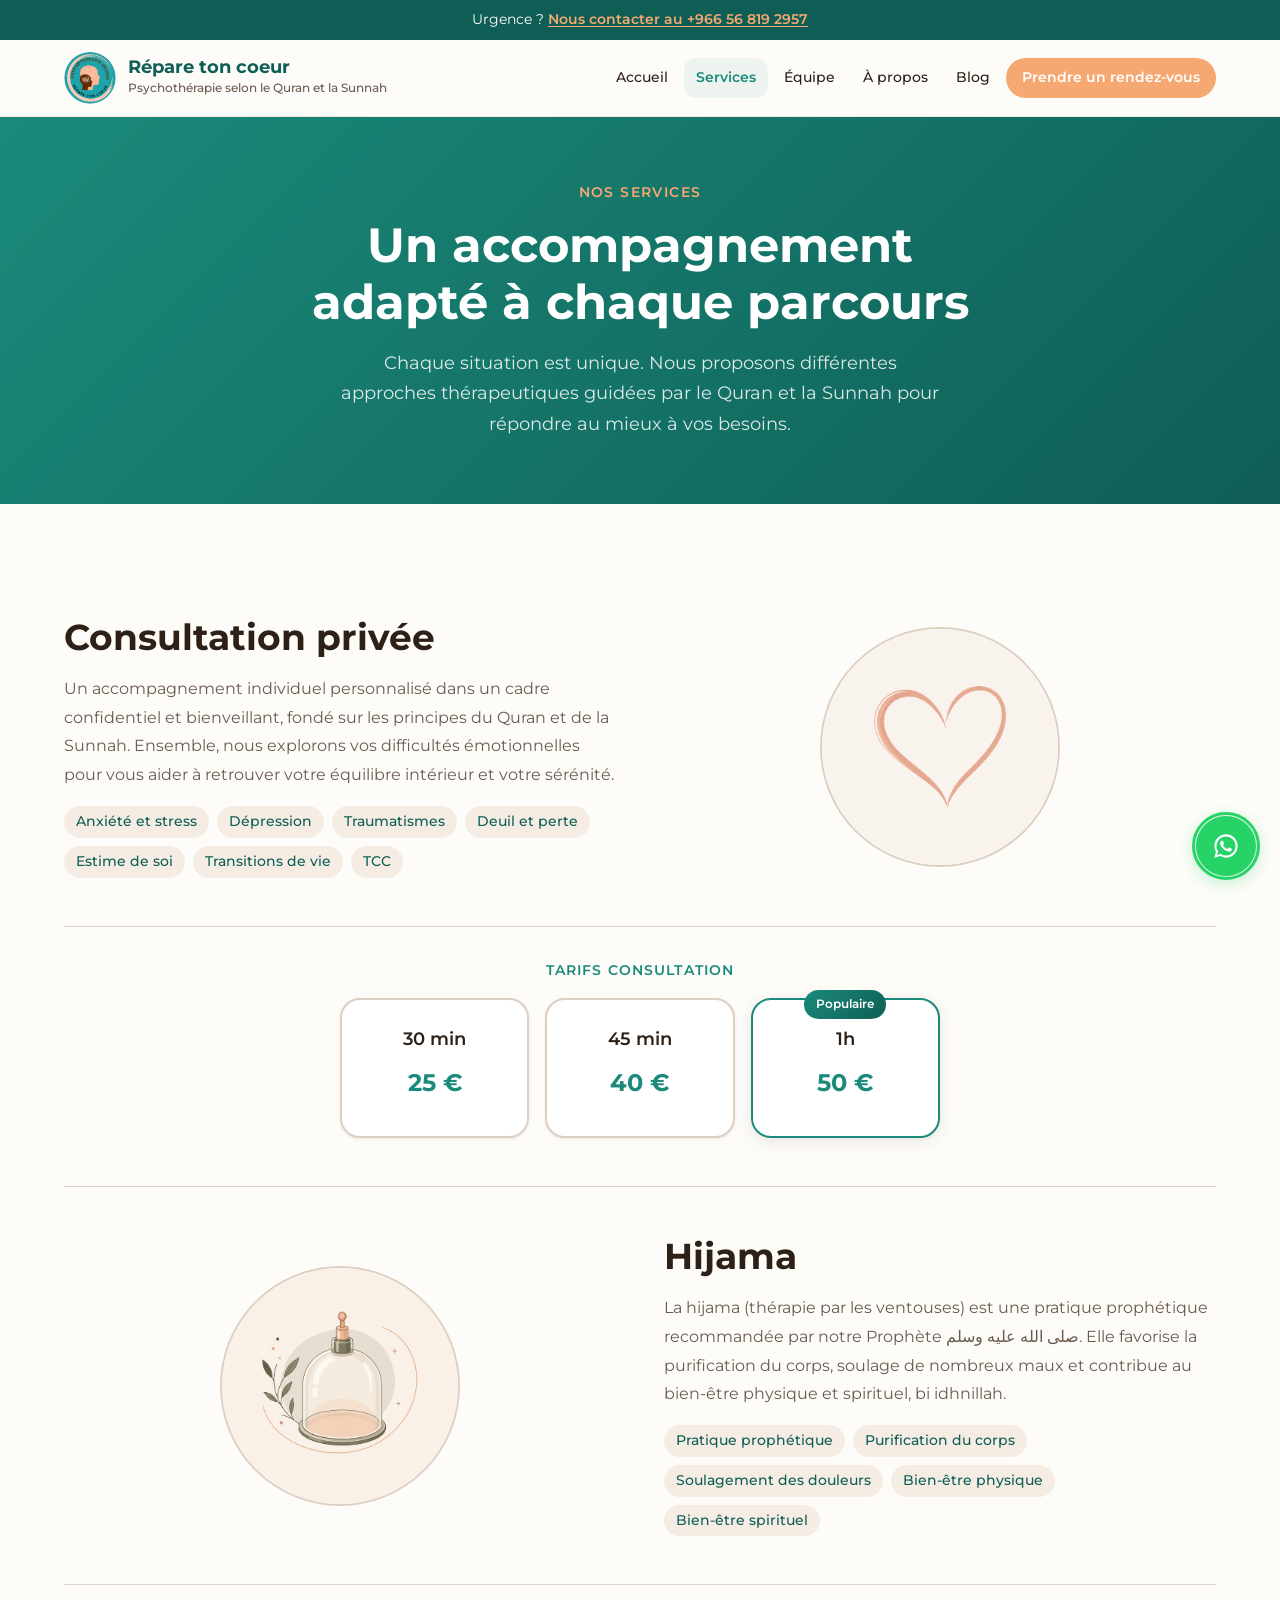
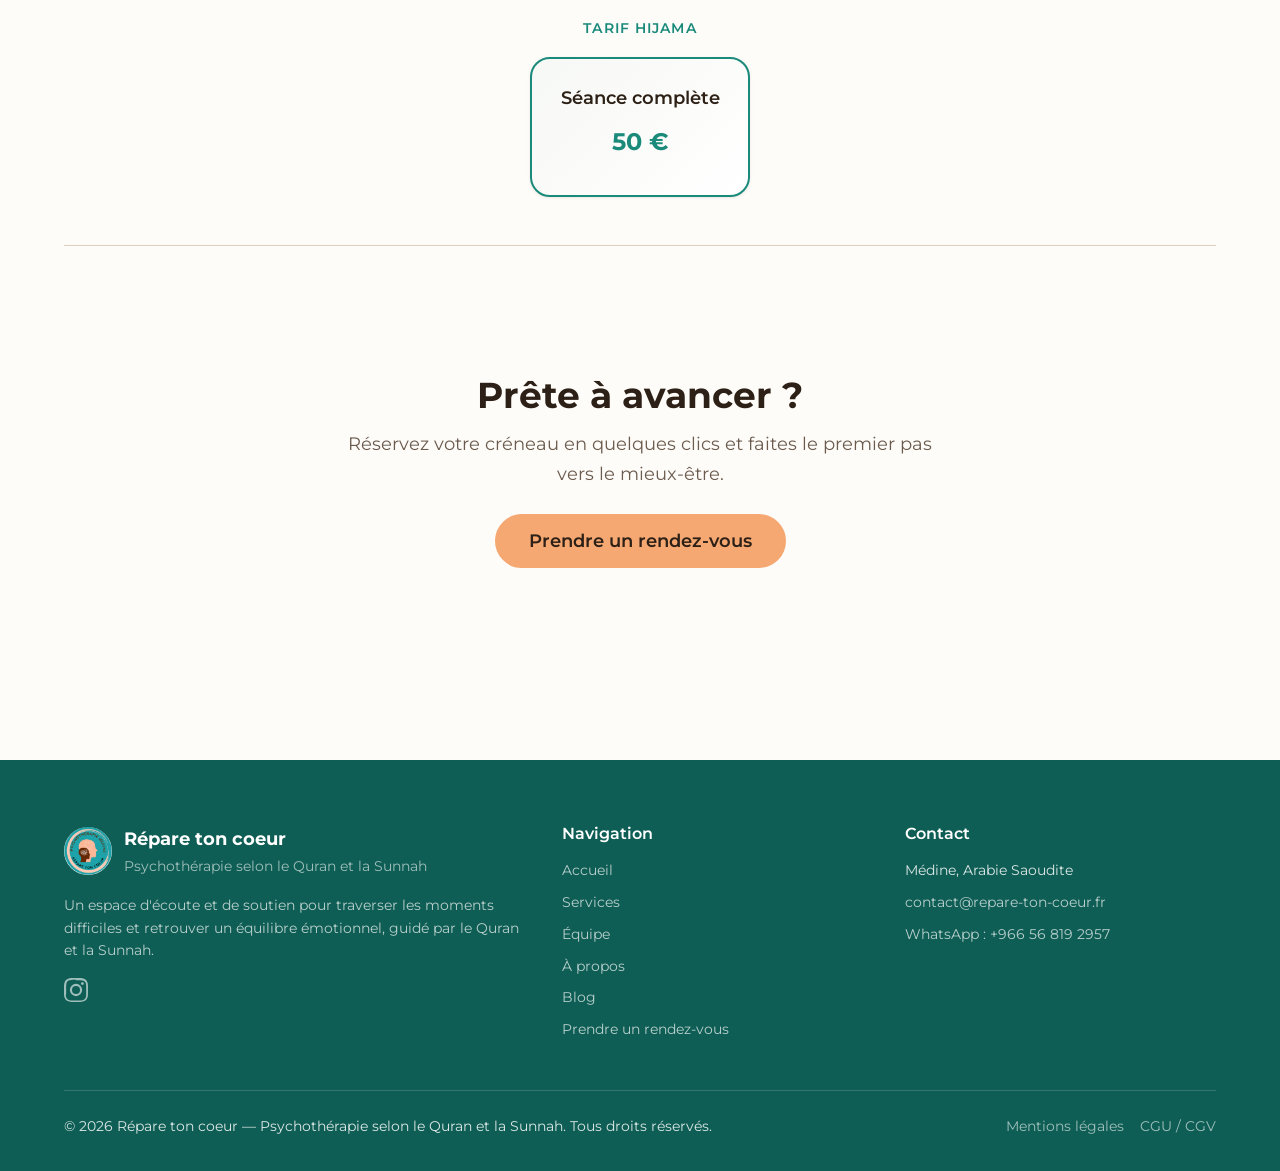
<file: services/index.html>
<!DOCTYPE html><html lang="fr"> <head><meta charset="UTF-8"><meta name="viewport" content="width=device-width, initial-scale=1.0"><title>Nos services | Répare ton coeur</title><meta name="description" content="Découvrez les prestations de l'institut Répare ton coeur : consultation privée et hijama. Psychothérapie guidée par le Quran et la Sunnah."><meta property="og:title" content="Nos services | Répare ton coeur"><meta property="og:description" content="Découvrez les prestations de l'institut Répare ton coeur : consultation privée et hijama. Psychothérapie guidée par le Quran et la Sunnah."><meta property="og:type" content="website"><meta property="og:image" content="/assets/images/og-image.jpg"><meta property="og:url" content="https://www.repare-ton-coeur.fr/services/"><meta property="og:locale" content="fr_FR"><meta name="twitter:card" content="summary_large_image"><link rel="canonical" href="https://www.repare-ton-coeur.fr/services/"><link rel="icon" type="image/x-icon" href="/favicon.ico"><link rel="sitemap" href="/sitemap-index.xml"><link rel="stylesheet" href="/_astro/a-propos.BGeTq_Qi.css">
<style>.btn[data-astro-cid-6ygtcg62]{display:inline-flex;align-items:center;justify-content:center;gap:var(--space-2);font-family:var(--font-heading);font-weight:var(--weight-semibold);border-radius:var(--radius-full);transition:all var(--transition-normal);text-decoration:none;cursor:pointer;border:2px solid transparent;line-height:1}.btn--sm[data-astro-cid-6ygtcg62]{padding:var(--space-2) var(--space-4);font-size:var(--text-sm)}.btn--md[data-astro-cid-6ygtcg62]{padding:var(--space-3) var(--space-6);font-size:var(--text-base)}.btn--lg[data-astro-cid-6ygtcg62]{padding:var(--space-4) var(--space-8);font-size:var(--text-lg)}.btn--primary[data-astro-cid-6ygtcg62]{background-color:var(--color-primary);color:var(--color-white);border-color:var(--color-primary)}.btn--primary[data-astro-cid-6ygtcg62]:hover{background-color:var(--color-primary-dark);border-color:var(--color-primary-dark);transform:translateY(-1px);box-shadow:var(--shadow-md)}.btn--secondary[data-astro-cid-6ygtcg62]{background-color:var(--color-secondary);color:var(--color-text);border-color:var(--color-secondary)}.btn--secondary[data-astro-cid-6ygtcg62]:hover{background-color:var(--color-accent);border-color:var(--color-accent);transform:translateY(-1px);box-shadow:var(--shadow-md)}.btn--outline[data-astro-cid-6ygtcg62]{background-color:transparent;color:var(--color-primary);border-color:var(--color-primary)}.btn--outline[data-astro-cid-6ygtcg62]:hover{background-color:var(--color-primary);color:var(--color-white);transform:translateY(-1px);box-shadow:var(--shadow-md)}
</style>
<link rel="stylesheet" href="/_astro/services.CEy58IEz.css"></head> <body>  <div class="crisis-bar" role="complementary" aria-label="Contact urgence" data-astro-cid-o4rtyv2i> <div class="crisis-bar__inner container" data-astro-cid-o4rtyv2i> <p data-astro-cid-o4rtyv2i>
Urgence ? <a href="https://wa.me/966568192957" target="_blank" rel="noopener" data-astro-cid-o4rtyv2i>Nous contacter au +966 56 819 2957</a> </p> </div> </div>  <header class="header" id="site-header" role="banner" data-astro-cid-qlfjksao> <div class="header__inner container" data-astro-cid-qlfjksao> <a href="/" class="header__logo" aria-label="Répare ton coeur — Accueil" data-astro-cid-qlfjksao> <img src="/assets/images/logo.png" alt="Logo Psychothérapie Medine — Répare ton coeur" width="52" height="52" data-astro-cid-qlfjksao> <span class="header__brand" data-astro-cid-qlfjksao> <span class="header__brand-name" data-astro-cid-qlfjksao>Répare ton coeur</span> <span class="header__brand-sub" data-astro-cid-qlfjksao>Psychothérapie selon le Quran et la Sunnah</span> </span> </a> <div class="header__desktop-nav" data-astro-cid-qlfjksao> <nav class="nav" role="navigation" aria-label="Navigation principale" data-astro-cid-afdttjsk> <ul class="nav__list" data-astro-cid-afdttjsk> <li class="nav__item" data-astro-cid-afdttjsk> <a href="/" class="nav__link" data-astro-cid-afdttjsk> Accueil </a> </li><li class="nav__item" data-astro-cid-afdttjsk> <a href="/services" class="nav__link nav__link--active" aria-current="page" data-astro-cid-afdttjsk> Services </a> </li><li class="nav__item" data-astro-cid-afdttjsk> <a href="/equipe" class="nav__link" data-astro-cid-afdttjsk> Équipe </a> </li><li class="nav__item" data-astro-cid-afdttjsk> <a href="/a-propos" class="nav__link" data-astro-cid-afdttjsk> À propos </a> </li><li class="nav__item" data-astro-cid-afdttjsk> <a href="/blog" class="nav__link" data-astro-cid-afdttjsk> Blog </a> </li> <li class="nav__item" data-astro-cid-afdttjsk> <a href="/prendre-rendez-vous" class="nav__link nav__link--cta" data-astro-cid-afdttjsk> Prendre un rendez-vous </a> </li> </ul> </nav>  </div> <button class="header__menu-toggle" id="menu-toggle" aria-label="Ouvrir le menu de navigation" aria-expanded="false" data-astro-cid-qlfjksao> <span class="header__menu-icon" aria-hidden="true" data-astro-cid-qlfjksao></span> </button> </div> </header> <!-- Mobile nav: OUTSIDE header, styles 100% inline to avoid Astro scoping issues --> <div id="nav-overlay" style="position:fixed;inset:0;background:rgba(0,0,0,0.4);z-index:199;opacity:0;pointer-events:none;transition:opacity 250ms ease;" data-astro-cid-qlfjksao></div> <nav id="mobile-nav" style="position:fixed;top:0;right:0;bottom:0;width:min(320px,85vw);background:#fff;box-shadow:-4px 0 24px rgba(0,0,0,0.12);transform:translateX(100%);transition:transform 250ms ease;z-index:200;padding:1.5rem;overflow-y:auto;overscroll-behavior:contain;-webkit-overflow-scrolling:touch;display:none;" role="navigation" aria-label="Navigation mobile" data-astro-cid-qlfjksao> <button id="mobile-nav-close" aria-label="Fermer le menu" style="position:absolute;top:1rem;right:1rem;width:40px;height:40px;border:none;background:none;cursor:pointer;display:flex;align-items:center;justify-content:center;border-radius:0.5rem;" data-astro-cid-qlfjksao> <svg width="24" height="24" viewBox="0 0 24 24" fill="none" stroke="#2D2016" stroke-width="2" stroke-linecap="round" data-astro-cid-qlfjksao><line x1="18" y1="6" x2="6" y2="18" data-astro-cid-qlfjksao></line><line x1="6" y1="6" x2="18" y2="18" data-astro-cid-qlfjksao></line></svg> </button> <ul style="display:flex;flex-direction:column;gap:0.25rem;list-style:none;padding:0;margin:3rem 0 0 0;" data-astro-cid-qlfjksao> <li data-astro-cid-qlfjksao><a href="/" style="display:block;padding:0.75rem 1rem;font-size:1.125rem;font-weight:500;color:#2D2016;text-decoration:none;border-radius:0.5rem;" data-astro-cid-qlfjksao>Accueil</a></li> <li data-astro-cid-qlfjksao><a href="/services" style="display:block;padding:0.75rem 1rem;font-size:1.125rem;font-weight:500;color:#2D2016;text-decoration:none;border-radius:0.5rem;" data-astro-cid-qlfjksao>Services</a></li> <li data-astro-cid-qlfjksao><a href="/equipe" style="display:block;padding:0.75rem 1rem;font-size:1.125rem;font-weight:500;color:#2D2016;text-decoration:none;border-radius:0.5rem;" data-astro-cid-qlfjksao>Équipe</a></li> <li data-astro-cid-qlfjksao><a href="/a-propos" style="display:block;padding:0.75rem 1rem;font-size:1.125rem;font-weight:500;color:#2D2016;text-decoration:none;border-radius:0.5rem;" data-astro-cid-qlfjksao>À propos</a></li> <li data-astro-cid-qlfjksao><a href="/blog" style="display:block;padding:0.75rem 1rem;font-size:1.125rem;font-weight:500;color:#2D2016;text-decoration:none;border-radius:0.5rem;" data-astro-cid-qlfjksao>Blog</a></li> <li style="margin-top:1rem;" data-astro-cid-qlfjksao><a href="/prendre-rendez-vous" style="display:block;padding:0.75rem 1rem;font-size:1.125rem;font-weight:600;color:#fff;text-decoration:none;border-radius:9999px;background:#F5A872;text-align:center;" data-astro-cid-qlfjksao>Prendre un rendez-vous</a></li> </ul> </nav>  <script>
  (function() {
    var toggle = document.getElementById('menu-toggle');
    var nav = document.getElementById('mobile-nav');
    var overlay = document.getElementById('nav-overlay');
    var isOpen = false;

    if (!toggle || !nav || !overlay) return;

    function openMenu() {
      isOpen = true;
      nav.style.display = 'block';
      // Force reflow before animating
      nav.offsetHeight;
      nav.style.transform = 'translateX(0)';
      overlay.style.opacity = '1';
      overlay.style.pointerEvents = 'auto';
      document.body.style.overflow = 'hidden';
      toggle.setAttribute('aria-expanded', 'true');
    }

    function closeMenu() {
      isOpen = false;
      nav.style.transform = 'translateX(100%)';
      overlay.style.opacity = '0';
      overlay.style.pointerEvents = 'none';
      document.body.style.overflow = '';
      toggle.setAttribute('aria-expanded', 'false');
      setTimeout(function() {
        if (!isOpen) nav.style.display = 'none';
      }, 300);
    }

    toggle.addEventListener('click', function(e) {
      e.stopPropagation();
      if (isOpen) {
        closeMenu();
      } else {
        openMenu();
      }
    });

    overlay.addEventListener('click', closeMenu);

    var closeBtn = document.getElementById('mobile-nav-close');
    if (closeBtn) closeBtn.addEventListener('click', closeMenu);

    var links = nav.querySelectorAll('a');
    for (var i = 0; i < links.length; i++) {
      links[i].addEventListener('click', closeMenu);
    }
  })();
</script> <script>
  (function() {
    var header = document.getElementById('site-header');
    if (!header) return;

    var placeholder = document.createElement('div');
    placeholder.style.display = 'none';
    header.parentNode.insertBefore(placeholder, header.nextSibling);

    var lastScrollY = window.scrollY;
    var isFixed = false;
    var headerHeight = header.offsetHeight;

    function engage() {
      if (isFixed) return;
      headerHeight = header.offsetHeight;
      placeholder.style.display = 'block';
      placeholder.style.height = headerHeight + 'px';
      header.style.position = 'fixed';
      header.style.top = '0';
      header.style.left = '0';
      header.style.right = '0';
      header.style.zIndex = '100';
      header.style.transform = 'translateY(-100%)';
      header.style.transition = 'none';
      header.style.boxShadow = '0 2px 12px rgba(0,0,0,0.08)';
      isFixed = true;
      header.offsetHeight;
      header.style.transition = 'transform 400ms cubic-bezier(0.16, 1, 0.3, 1)';
      header.style.transform = 'translateY(0)';
    }

    function disengage() {
      if (!isFixed) return;
      header.style.transition = 'transform 300ms ease';
      header.style.transform = 'translateY(-100%)';
      setTimeout(function() {
        header.style.position = '';
        header.style.top = '';
        header.style.left = '';
        header.style.right = '';
        header.style.zIndex = '';
        header.style.transform = '';
        header.style.transition = '';
        header.style.boxShadow = '';
        placeholder.style.display = 'none';
        isFixed = false;
      }, 300);
    }

    function resetToFlow() {
      header.style.position = '';
      header.style.top = '';
      header.style.left = '';
      header.style.right = '';
      header.style.zIndex = '';
      header.style.transform = '';
      header.style.transition = '';
      header.style.boxShadow = '';
      placeholder.style.display = 'none';
      isFixed = false;
    }

    window.addEventListener('scroll', function() {
      var currentScrollY = window.scrollY;

      if (currentScrollY <= headerHeight) {
        if (isFixed) resetToFlow();
      } else if (currentScrollY < lastScrollY) {
        engage();
      } else if (currentScrollY > lastScrollY) {
        if (isFixed) disengage();
      }

      lastScrollY = currentScrollY;
    }, { passive: true });
  })();
</script> <main id="main-content">  <section class="page-hero" data-astro-cid-ucd2ps2b> <div class="container" data-astro-cid-ucd2ps2b> <p class="page-hero__eyebrow" data-astro-cid-ucd2ps2b>Nos services</p> <h1 data-astro-cid-ucd2ps2b>Un accompagnement adapté à chaque parcours</h1> <p class="page-hero__subtitle" data-astro-cid-ucd2ps2b>
Chaque situation est unique. Nous proposons différentes approches thérapeutiques
        guidées par le Quran et la Sunnah pour répondre au mieux à vos besoins.
</p> </div> </section> <section class="services-list" aria-label="Liste des services" data-astro-cid-ucd2ps2b> <div class="container" data-astro-cid-ucd2ps2b> <!-- Consultation privée --> <article class="service-detail" data-astro-cid-ucd2ps2b> <div class="service-detail__content" data-astro-cid-ucd2ps2b> <h2 data-astro-cid-ucd2ps2b>Consultation privée</h2> <p data-astro-cid-ucd2ps2b>Un accompagnement individuel personnalisé dans un cadre confidentiel et bienveillant, fondé sur les principes du Quran et de la Sunnah. Ensemble, nous explorons vos difficultés émotionnelles pour vous aider à retrouver votre équilibre intérieur et votre sérénité.</p> <ul class="service-detail__list" data-astro-cid-ucd2ps2b> <li data-astro-cid-ucd2ps2b>Anxiété et stress</li><li data-astro-cid-ucd2ps2b>Dépression</li><li data-astro-cid-ucd2ps2b>Traumatismes</li><li data-astro-cid-ucd2ps2b>Deuil et perte</li><li data-astro-cid-ucd2ps2b>Estime de soi</li><li data-astro-cid-ucd2ps2b>Transitions de vie</li><li data-astro-cid-ucd2ps2b>TCC</li> </ul> </div> <div class="service-detail__visual" data-astro-cid-ucd2ps2b> <div class="service-detail__shape" data-astro-cid-ucd2ps2b> <img src="/assets/images/heart-single.png" alt="Consultation privée" width="240" height="240" loading="lazy" data-astro-cid-ucd2ps2b> </div> </div> </article> <div class="service-tarifs" data-astro-cid-ucd2ps2b> <p class="service-tarifs__label" data-astro-cid-ucd2ps2b>Tarifs consultation</p> <div class="service-tarifs__cards" data-astro-cid-ucd2ps2b> <div class="tarif-card" data-tarif data-astro-cid-ucd2ps2b>  <span class="tarif-card__duree" data-astro-cid-ucd2ps2b>30 min</span> <span class="tarif-card__prix" data-astro-cid-ucd2ps2b>25 €</span> <a href="/prendre-rendez-vous" class="tarif-card__book" data-astro-cid-ucd2ps2b>Réserver</a> </div><div class="tarif-card" data-tarif data-astro-cid-ucd2ps2b>  <span class="tarif-card__duree" data-astro-cid-ucd2ps2b>45 min</span> <span class="tarif-card__prix" data-astro-cid-ucd2ps2b>40 €</span> <a href="/prendre-rendez-vous" class="tarif-card__book" data-astro-cid-ucd2ps2b>Réserver</a> </div><div class="tarif-card tarif-card--popular" data-tarif data-astro-cid-ucd2ps2b> <span class="tarif-card__badge" data-astro-cid-ucd2ps2b>Populaire</span> <span class="tarif-card__duree" data-astro-cid-ucd2ps2b>1h</span> <span class="tarif-card__prix" data-astro-cid-ucd2ps2b>50 €</span> <a href="/prendre-rendez-vous" class="tarif-card__book" data-astro-cid-ucd2ps2b>Réserver</a> </div> </div> </div> <!-- Hijama --> <article class="service-detail service-detail--reverse" data-astro-cid-ucd2ps2b> <div class="service-detail__content" data-astro-cid-ucd2ps2b> <h2 data-astro-cid-ucd2ps2b>Hijama</h2> <p data-astro-cid-ucd2ps2b>La hijama (thérapie par les ventouses) est une pratique prophétique recommandée par notre Prophète صلى الله عليه وسلم. Elle favorise la purification du corps, soulage de nombreux maux et contribue au bien-être physique et spirituel, bi idhnillah.</p> <ul class="service-detail__list" data-astro-cid-ucd2ps2b> <li data-astro-cid-ucd2ps2b>Pratique prophétique</li><li data-astro-cid-ucd2ps2b>Purification du corps</li><li data-astro-cid-ucd2ps2b>Soulagement des douleurs</li><li data-astro-cid-ucd2ps2b>Bien-être physique</li><li data-astro-cid-ucd2ps2b>Bien-être spirituel</li> </ul> </div> <div class="service-detail__visual" data-astro-cid-ucd2ps2b> <div class="service-detail__shape" data-astro-cid-ucd2ps2b> <img src="/assets/images/hijama.png" alt="Hijama" width="240" height="240" loading="lazy" data-astro-cid-ucd2ps2b> </div> </div> </article> <div class="service-tarifs" data-astro-cid-ucd2ps2b> <p class="service-tarifs__label" data-astro-cid-ucd2ps2b>Tarif hijama</p> <div class="service-tarifs__cards service-tarifs__cards--single" data-astro-cid-ucd2ps2b> <div class="tarif-card tarif-card--hijama" data-tarif data-astro-cid-ucd2ps2b> <span class="tarif-card__duree" data-astro-cid-ucd2ps2b>Séance complète</span> <span class="tarif-card__prix" data-astro-cid-ucd2ps2b>50 €</span> <a href="/prendre-rendez-vous" class="tarif-card__book" data-astro-cid-ucd2ps2b>Réserver</a> </div> </div> </div> </div> </section> <section class="services-cta" data-astro-cid-ucd2ps2b> <div class="container" style="text-align: center;" data-astro-cid-ucd2ps2b> <h2 data-astro-cid-ucd2ps2b>Prête à avancer ?</h2> <p data-astro-cid-ucd2ps2b>Réservez votre créneau en quelques clics et faites le premier pas vers le mieux-être.</p> <a href="/prendre-rendez-vous" data-astro-cid-6ygtcg62="true" class="btn btn--secondary btn--lg"> Prendre un rendez-vous </a>  </div> </section>  </main> <footer class="footer" role="contentinfo" data-astro-cid-35ed7um5> <div class="footer__inner container" data-astro-cid-35ed7um5> <div class="footer__grid" data-astro-cid-35ed7um5> <div class="footer__col" data-astro-cid-35ed7um5> <div class="footer__brand" data-astro-cid-35ed7um5> <img src="/assets/images/logo.png" alt="" width="48" height="48" data-astro-cid-35ed7um5> <div data-astro-cid-35ed7um5> <p class="footer__name" data-astro-cid-35ed7um5>Répare ton coeur</p> <p class="footer__tagline" data-astro-cid-35ed7um5>Psychothérapie selon le Quran et la Sunnah</p> </div> </div> <p class="footer__desc" data-astro-cid-35ed7um5>
Un espace d'écoute et de soutien pour traverser les moments difficiles et retrouver un équilibre émotionnel, guidé par le Quran et la Sunnah.
</p> <div class="footer__socials" data-astro-cid-35ed7um5> <a href="https://www.instagram.com/repare.toncoeur/" target="_blank" rel="noopener" aria-label="Instagram" data-astro-cid-35ed7um5> <svg width="24" height="24" viewBox="0 0 24 24" fill="none" xmlns="http://www.w3.org/2000/svg" aria-hidden="true" data-astro-cid-35ed7um5> <path d="M12 2.163c3.204 0 3.584.012 4.85.07 1.17.054 1.97.24 2.43.403a4.088 4.088 0 011.47.957c.453.453.753.898.957 1.47.163.46.35 1.26.403 2.43.058 1.266.07 1.646.07 4.85s-.012 3.584-.07 4.85c-.054 1.17-.24 1.97-.403 2.43a4.088 4.088 0 01-.957 1.47 4.088 4.088 0 01-1.47.957c-.46.163-1.26.35-2.43.403-1.266.058-1.646.07-4.85.07s-3.584-.012-4.85-.07c-1.17-.054-1.97-.24-2.43-.403a4.088 4.088 0 01-1.47-.957 4.088 4.088 0 01-.957-1.47c-.163-.46-.35-1.26-.403-2.43C2.175 15.584 2.163 15.204 2.163 12s.012-3.584.07-4.85c.054-1.17.24-1.97.403-2.43a4.088 4.088 0 01.957-1.47A4.088 4.088 0 015.063 2.3c.46-.163 1.26-.35 2.43-.403C8.759 1.84 9.139 1.827 12 1.827V2.163zM12 0C8.741 0 8.333.014 7.053.072 5.775.13 4.903.333 4.14.63a5.876 5.876 0 00-2.126 1.384A5.876 5.876 0 00.63 4.14C.333 4.903.13 5.775.072 7.053.014 8.333 0 8.741 0 12s.014 3.668.072 4.948c.058 1.277.261 2.15.558 2.912a5.876 5.876 0 001.384 2.126 5.876 5.876 0 002.126 1.384c.763.297 1.635.5 2.913.558C8.333 23.986 8.741 24 12 24s3.668-.014 4.948-.072c1.277-.058 2.15-.261 2.912-.558a5.876 5.876 0 002.126-1.384 5.876 5.876 0 001.384-2.126c.297-.763.5-1.635.558-2.913C23.986 15.668 24 15.259 24 12s-.014-3.668-.072-4.948c-.058-1.277-.261-2.15-.558-2.912a5.876 5.876 0 00-1.384-2.126A5.876 5.876 0 0019.86.63C19.097.333 18.225.13 16.948.072 15.668.014 15.259 0 12 0zm0 5.838a6.162 6.162 0 100 12.324 6.162 6.162 0 000-12.324zM12 16a4 4 0 110-8 4 4 0 010 8zm6.406-11.845a1.44 1.44 0 100 2.881 1.44 1.44 0 000-2.881z" fill="currentColor" data-astro-cid-35ed7um5></path> </svg> </a> </div> </div> <div class="footer__col" data-astro-cid-35ed7um5> <h3 class="footer__heading" data-astro-cid-35ed7um5>Navigation</h3> <ul class="footer__links" data-astro-cid-35ed7um5> <li data-astro-cid-35ed7um5><a href="/" data-astro-cid-35ed7um5>Accueil</a></li> <li data-astro-cid-35ed7um5><a href="/services" data-astro-cid-35ed7um5>Services</a></li> <li data-astro-cid-35ed7um5><a href="/equipe" data-astro-cid-35ed7um5>Équipe</a></li> <li data-astro-cid-35ed7um5><a href="/a-propos" data-astro-cid-35ed7um5>À propos</a></li> <li data-astro-cid-35ed7um5><a href="/blog" data-astro-cid-35ed7um5>Blog</a></li> <li data-astro-cid-35ed7um5><a href="/prendre-rendez-vous" data-astro-cid-35ed7um5>Prendre un rendez-vous</a></li> </ul> </div> <div class="footer__col" data-astro-cid-35ed7um5> <h3 class="footer__heading" data-astro-cid-35ed7um5>Contact</h3> <ul class="footer__links" data-astro-cid-35ed7um5> <li data-astro-cid-35ed7um5>Médine, Arabie Saoudite</li> <li data-astro-cid-35ed7um5><a href="mailto:contact@repare-ton-coeur.fr" data-astro-cid-35ed7um5>contact@repare-ton-coeur.fr</a></li> <li data-astro-cid-35ed7um5><a href="https://wa.me/966568192957" target="_blank" rel="noopener" data-astro-cid-35ed7um5>WhatsApp : +966 56 819 2957</a></li> </ul> </div> </div> <div class="footer__bottom" data-astro-cid-35ed7um5> <p data-astro-cid-35ed7um5>&copy; 2026 Répare ton coeur — Psychothérapie selon le Quran et la Sunnah. Tous droits réservés.</p> <div class="footer__legal-links" data-astro-cid-35ed7um5> <a href="/mentions-legales" data-astro-cid-35ed7um5>Mentions légales</a> <a href="/conditions-generales" data-astro-cid-35ed7um5>CGU / CGV</a> </div> </div> </div> </footer>  <a href="https://wa.me/966568192957" class="whatsapp-btn" target="_blank" rel="noopener" aria-label="Nous contacter sur WhatsApp" data-astro-cid-a3mtbhax> <svg viewBox="0 0 32 32" fill="none" xmlns="http://www.w3.org/2000/svg" width="28" height="28" aria-hidden="true" data-astro-cid-a3mtbhax> <path d="M16.004 2.667A13.28 13.28 0 002.72 15.95a13.2 13.2 0 001.787 6.645L2.667 29.333l6.96-1.82A13.3 13.3 0 0016.004 29.3 13.28 13.28 0 0029.333 16 13.28 13.28 0 0016.004 2.667zm0 24.28a10.9 10.9 0 01-5.58-1.525l-.4-.237-4.14 1.084 1.104-4.028-.26-.413a10.93 10.93 0 01-1.676-5.828 10.96 10.96 0 0110.952-10.953A10.96 10.96 0 0126.96 16a10.96 10.96 0 01-10.956 10.947zm6.008-8.2c-.33-.164-1.95-.96-2.252-1.07-.302-.11-.522-.165-.74.164-.22.33-.852 1.07-1.044 1.29-.193.22-.385.248-.715.083-.33-.164-1.392-.513-2.652-1.635-.98-.873-1.642-1.95-1.834-2.28-.193-.33-.02-.508.145-.672.148-.148.33-.385.495-.578.165-.193.22-.33.33-.55.11-.22.055-.413-.028-.578-.082-.165-.74-1.785-1.015-2.444-.267-.642-.54-.556-.74-.566-.193-.008-.413-.01-.633-.01s-.578.083-.88.414c-.303.33-1.155 1.13-1.155 2.752s1.183 3.192 1.348 3.412c.165.22 2.328 3.553 5.64 4.982.788.34 1.403.543 1.882.695.79.252 1.51.216 2.078.131.634-.094 1.95-.797 2.225-1.566.275-.77.275-1.43.193-1.567-.083-.137-.303-.22-.633-.385z" fill="currentColor" data-astro-cid-a3mtbhax></path> </svg> <span class="whatsapp-btn__pulse" aria-hidden="true" data-astro-cid-a3mtbhax></span> </a>  <button class="scroll-top" aria-label="Retour en haut de la page" id="scroll-top-btn" data-astro-cid-hnzwq3ap> <svg width="20" height="20" viewBox="0 0 20 20" fill="none" xmlns="http://www.w3.org/2000/svg" aria-hidden="true" data-astro-cid-hnzwq3ap> <path d="M10 15V5M10 5L5 10M10 5L15 10" stroke="currentColor" stroke-width="2" stroke-linecap="round" stroke-linejoin="round" data-astro-cid-hnzwq3ap></path> </svg> </button>  <script type="module">const e=document.getElementById("scroll-top-btn");e&&(window.addEventListener("scroll",()=>{window.scrollY>400?e.classList.add("visible"):e.classList.remove("visible")},{passive:!0}),e.addEventListener("click",()=>{window.scrollTo({top:0,behavior:"smooth"})}));</script>  </body></html>  <script>
  document.querySelectorAll('[data-tarif]').forEach(function(card) {
    card.addEventListener('click', function(e) {
      if (e.target.closest('.tarif-card__book')) return;
      var wasActive = card.classList.contains('is-active');
      document.querySelectorAll('[data-tarif]').forEach(function(c) { c.classList.remove('is-active'); });
      if (!wasActive) card.classList.add('is-active');
    });
  });
</script>
</file>
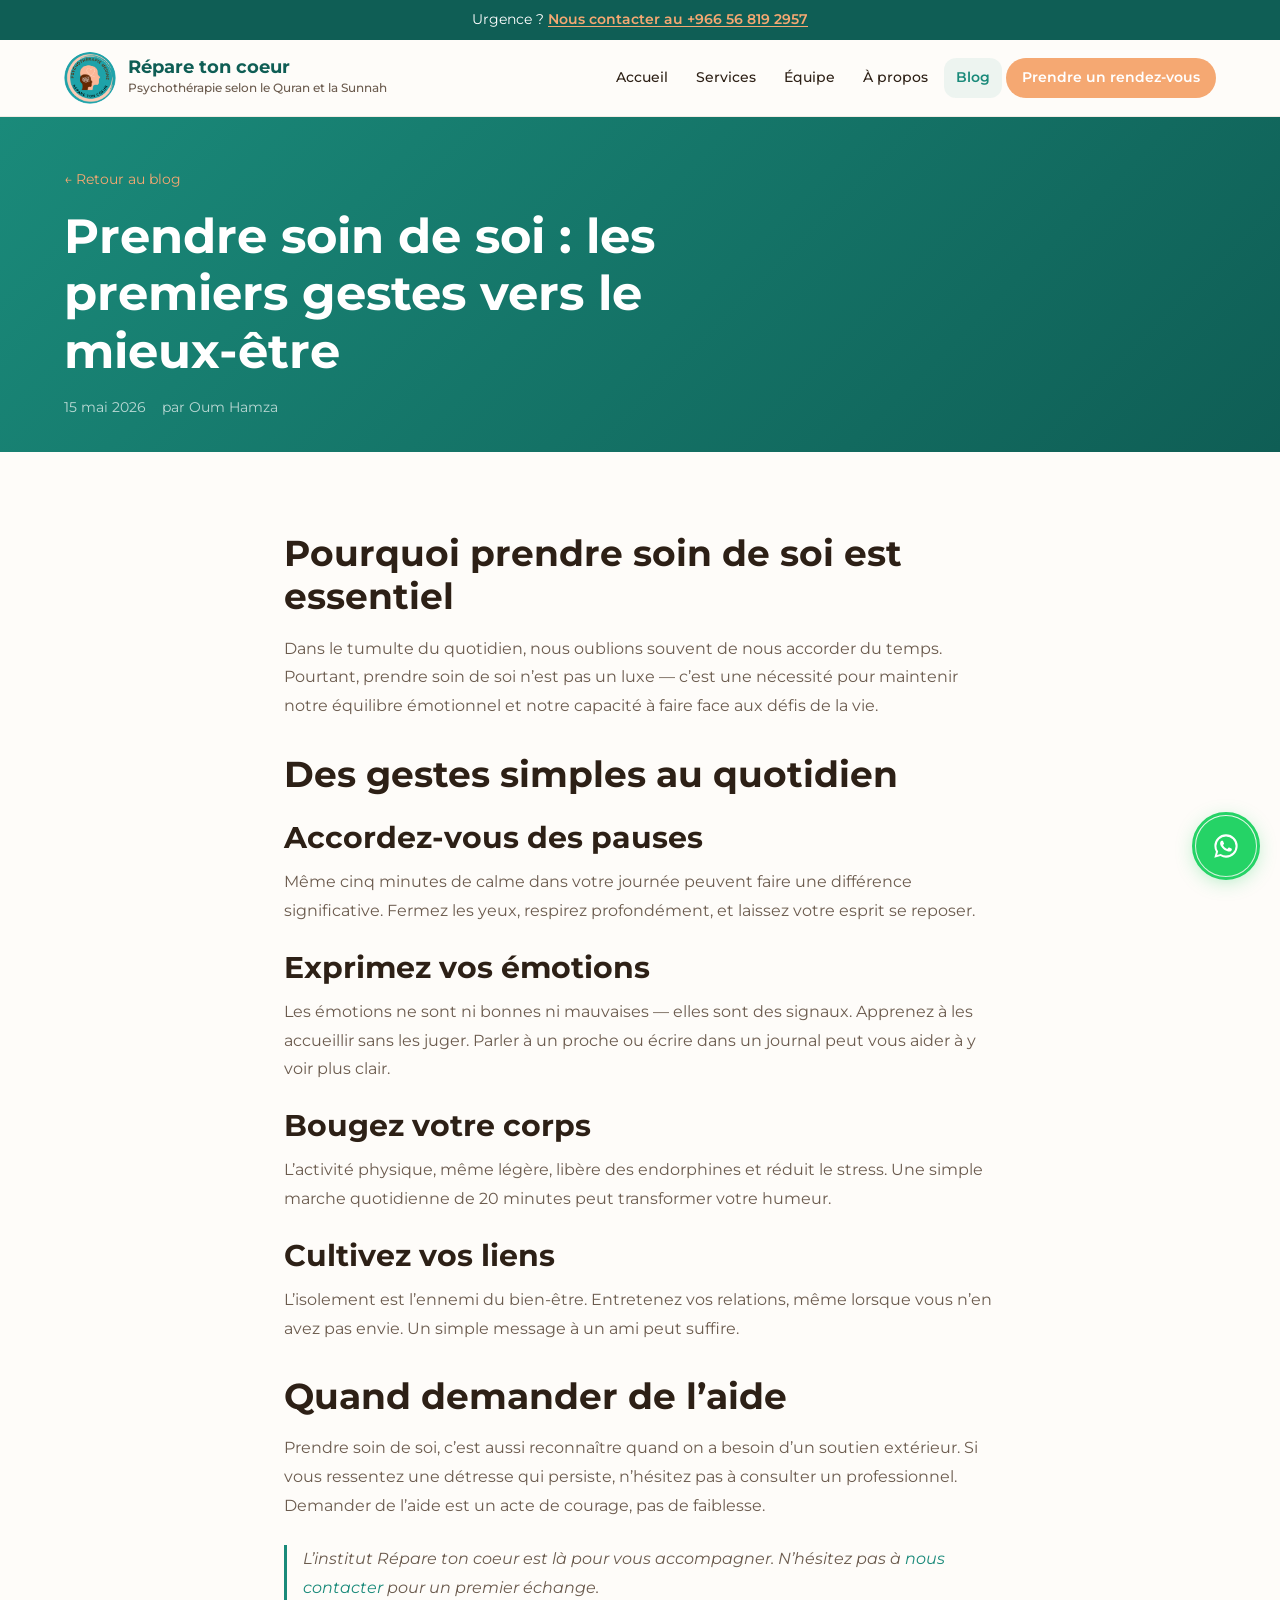
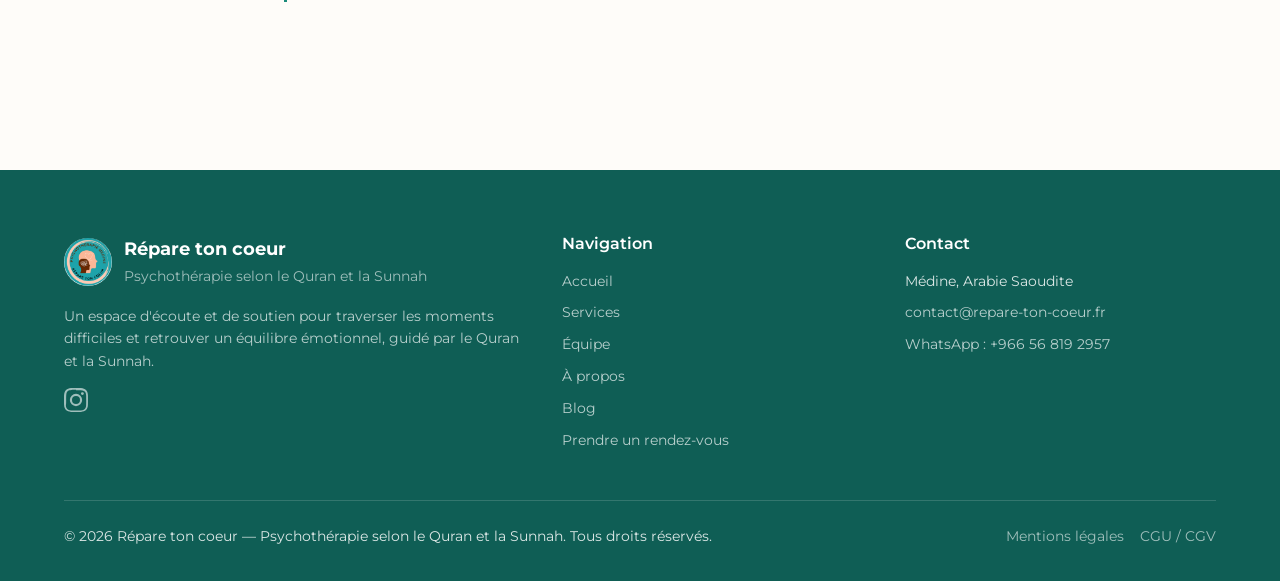
<file: blog/prendre-soin-de-soi/index.html>
<!DOCTYPE html><html lang="fr"> <head><meta charset="UTF-8"><meta name="viewport" content="width=device-width, initial-scale=1.0"><title>Prendre soin de soi : les premiers gestes vers le mieux-être | Répare ton coeur</title><meta name="description" content="Découvrez des gestes simples et accessibles pour prendre soin de votre bien-être émotionnel au quotidien."><meta property="og:title" content="Prendre soin de soi : les premiers gestes vers le mieux-être | Répare ton coeur"><meta property="og:description" content="Découvrez des gestes simples et accessibles pour prendre soin de votre bien-être émotionnel au quotidien."><meta property="og:type" content="website"><meta property="og:image" content="/assets/images/og-image.jpg"><meta property="og:url" content="https://www.repare-ton-coeur.fr/blog/prendre-soin-de-soi/"><meta property="og:locale" content="fr_FR"><meta name="twitter:card" content="summary_large_image"><link rel="canonical" href="https://www.repare-ton-coeur.fr/blog/prendre-soin-de-soi/"><link rel="icon" type="image/x-icon" href="/favicon.ico"><link rel="sitemap" href="/sitemap-index.xml"><link rel="stylesheet" href="/_astro/a-propos.BGeTq_Qi.css">
<style>.blog-post__header[data-astro-cid-4sn4zg3r]{background:linear-gradient(135deg,var(--color-primary) 0%,var(--color-primary-dark) 100%);color:var(--color-white);padding:var(--space-12) 0 var(--space-8)}.blog-post__back[data-astro-cid-4sn4zg3r]{color:var(--color-secondary);font-size:var(--text-sm);display:inline-block;margin-bottom:var(--space-4)}.blog-post__header[data-astro-cid-4sn4zg3r] h1[data-astro-cid-4sn4zg3r]{color:var(--color-white);max-width:800px}.blog-post__meta[data-astro-cid-4sn4zg3r]{display:flex;gap:var(--space-4);margin-top:var(--space-4);font-size:var(--text-sm);color:#ffffffb3}.blog-post__content[data-astro-cid-4sn4zg3r]{max-width:760px;padding-block:var(--space-12);line-height:1.8}.blog-post__content[data-astro-cid-4sn4zg3r] h2{margin-top:var(--space-8);margin-bottom:var(--space-4)}.blog-post__content[data-astro-cid-4sn4zg3r] h3{margin-top:var(--space-6);margin-bottom:var(--space-3)}.blog-post__content[data-astro-cid-4sn4zg3r] p{color:var(--color-text-muted)}.blog-post__content[data-astro-cid-4sn4zg3r] ul,.blog-post__content[data-astro-cid-4sn4zg3r] ol{padding-left:var(--space-6);margin-bottom:var(--space-4);color:var(--color-text-muted)}.blog-post__content[data-astro-cid-4sn4zg3r] li{margin-bottom:var(--space-2);list-style:disc}.blog-post__content[data-astro-cid-4sn4zg3r] blockquote{border-left:3px solid var(--color-primary);padding-left:var(--space-4);margin:var(--space-6) 0;font-style:italic;color:var(--color-text-muted)}
</style></head> <body>  <div class="crisis-bar" role="complementary" aria-label="Contact urgence" data-astro-cid-o4rtyv2i> <div class="crisis-bar__inner container" data-astro-cid-o4rtyv2i> <p data-astro-cid-o4rtyv2i>
Urgence ? <a href="https://wa.me/966568192957" target="_blank" rel="noopener" data-astro-cid-o4rtyv2i>Nous contacter au +966 56 819 2957</a> </p> </div> </div>  <header class="header" id="site-header" role="banner" data-astro-cid-qlfjksao> <div class="header__inner container" data-astro-cid-qlfjksao> <a href="/" class="header__logo" aria-label="Répare ton coeur — Accueil" data-astro-cid-qlfjksao> <img src="/assets/images/logo.png" alt="Logo Psychothérapie Medine — Répare ton coeur" width="52" height="52" data-astro-cid-qlfjksao> <span class="header__brand" data-astro-cid-qlfjksao> <span class="header__brand-name" data-astro-cid-qlfjksao>Répare ton coeur</span> <span class="header__brand-sub" data-astro-cid-qlfjksao>Psychothérapie selon le Quran et la Sunnah</span> </span> </a> <div class="header__desktop-nav" data-astro-cid-qlfjksao> <nav class="nav" role="navigation" aria-label="Navigation principale" data-astro-cid-afdttjsk> <ul class="nav__list" data-astro-cid-afdttjsk> <li class="nav__item" data-astro-cid-afdttjsk> <a href="/" class="nav__link" data-astro-cid-afdttjsk> Accueil </a> </li><li class="nav__item" data-astro-cid-afdttjsk> <a href="/services" class="nav__link" data-astro-cid-afdttjsk> Services </a> </li><li class="nav__item" data-astro-cid-afdttjsk> <a href="/equipe" class="nav__link" data-astro-cid-afdttjsk> Équipe </a> </li><li class="nav__item" data-astro-cid-afdttjsk> <a href="/a-propos" class="nav__link" data-astro-cid-afdttjsk> À propos </a> </li><li class="nav__item" data-astro-cid-afdttjsk> <a href="/blog" class="nav__link nav__link--active" aria-current="page" data-astro-cid-afdttjsk> Blog </a> </li> <li class="nav__item" data-astro-cid-afdttjsk> <a href="/prendre-rendez-vous" class="nav__link nav__link--cta" data-astro-cid-afdttjsk> Prendre un rendez-vous </a> </li> </ul> </nav>  </div> <button class="header__menu-toggle" id="menu-toggle" aria-label="Ouvrir le menu de navigation" aria-expanded="false" data-astro-cid-qlfjksao> <span class="header__menu-icon" aria-hidden="true" data-astro-cid-qlfjksao></span> </button> </div> </header> <!-- Mobile nav: OUTSIDE header, styles 100% inline to avoid Astro scoping issues --> <div id="nav-overlay" style="position:fixed;inset:0;background:rgba(0,0,0,0.4);z-index:199;opacity:0;pointer-events:none;transition:opacity 250ms ease;" data-astro-cid-qlfjksao></div> <nav id="mobile-nav" style="position:fixed;top:0;right:0;bottom:0;width:min(320px,85vw);background:#fff;box-shadow:-4px 0 24px rgba(0,0,0,0.12);transform:translateX(100%);transition:transform 250ms ease;z-index:200;padding:1.5rem;overflow-y:auto;overscroll-behavior:contain;-webkit-overflow-scrolling:touch;display:none;" role="navigation" aria-label="Navigation mobile" data-astro-cid-qlfjksao> <button id="mobile-nav-close" aria-label="Fermer le menu" style="position:absolute;top:1rem;right:1rem;width:40px;height:40px;border:none;background:none;cursor:pointer;display:flex;align-items:center;justify-content:center;border-radius:0.5rem;" data-astro-cid-qlfjksao> <svg width="24" height="24" viewBox="0 0 24 24" fill="none" stroke="#2D2016" stroke-width="2" stroke-linecap="round" data-astro-cid-qlfjksao><line x1="18" y1="6" x2="6" y2="18" data-astro-cid-qlfjksao></line><line x1="6" y1="6" x2="18" y2="18" data-astro-cid-qlfjksao></line></svg> </button> <ul style="display:flex;flex-direction:column;gap:0.25rem;list-style:none;padding:0;margin:3rem 0 0 0;" data-astro-cid-qlfjksao> <li data-astro-cid-qlfjksao><a href="/" style="display:block;padding:0.75rem 1rem;font-size:1.125rem;font-weight:500;color:#2D2016;text-decoration:none;border-radius:0.5rem;" data-astro-cid-qlfjksao>Accueil</a></li> <li data-astro-cid-qlfjksao><a href="/services" style="display:block;padding:0.75rem 1rem;font-size:1.125rem;font-weight:500;color:#2D2016;text-decoration:none;border-radius:0.5rem;" data-astro-cid-qlfjksao>Services</a></li> <li data-astro-cid-qlfjksao><a href="/equipe" style="display:block;padding:0.75rem 1rem;font-size:1.125rem;font-weight:500;color:#2D2016;text-decoration:none;border-radius:0.5rem;" data-astro-cid-qlfjksao>Équipe</a></li> <li data-astro-cid-qlfjksao><a href="/a-propos" style="display:block;padding:0.75rem 1rem;font-size:1.125rem;font-weight:500;color:#2D2016;text-decoration:none;border-radius:0.5rem;" data-astro-cid-qlfjksao>À propos</a></li> <li data-astro-cid-qlfjksao><a href="/blog" style="display:block;padding:0.75rem 1rem;font-size:1.125rem;font-weight:500;color:#2D2016;text-decoration:none;border-radius:0.5rem;" data-astro-cid-qlfjksao>Blog</a></li> <li style="margin-top:1rem;" data-astro-cid-qlfjksao><a href="/prendre-rendez-vous" style="display:block;padding:0.75rem 1rem;font-size:1.125rem;font-weight:600;color:#fff;text-decoration:none;border-radius:9999px;background:#F5A872;text-align:center;" data-astro-cid-qlfjksao>Prendre un rendez-vous</a></li> </ul> </nav>  <script>
  (function() {
    var toggle = document.getElementById('menu-toggle');
    var nav = document.getElementById('mobile-nav');
    var overlay = document.getElementById('nav-overlay');
    var isOpen = false;

    if (!toggle || !nav || !overlay) return;

    function openMenu() {
      isOpen = true;
      nav.style.display = 'block';
      // Force reflow before animating
      nav.offsetHeight;
      nav.style.transform = 'translateX(0)';
      overlay.style.opacity = '1';
      overlay.style.pointerEvents = 'auto';
      document.body.style.overflow = 'hidden';
      toggle.setAttribute('aria-expanded', 'true');
    }

    function closeMenu() {
      isOpen = false;
      nav.style.transform = 'translateX(100%)';
      overlay.style.opacity = '0';
      overlay.style.pointerEvents = 'none';
      document.body.style.overflow = '';
      toggle.setAttribute('aria-expanded', 'false');
      setTimeout(function() {
        if (!isOpen) nav.style.display = 'none';
      }, 300);
    }

    toggle.addEventListener('click', function(e) {
      e.stopPropagation();
      if (isOpen) {
        closeMenu();
      } else {
        openMenu();
      }
    });

    overlay.addEventListener('click', closeMenu);

    var closeBtn = document.getElementById('mobile-nav-close');
    if (closeBtn) closeBtn.addEventListener('click', closeMenu);

    var links = nav.querySelectorAll('a');
    for (var i = 0; i < links.length; i++) {
      links[i].addEventListener('click', closeMenu);
    }
  })();
</script> <script>
  (function() {
    var header = document.getElementById('site-header');
    if (!header) return;

    var placeholder = document.createElement('div');
    placeholder.style.display = 'none';
    header.parentNode.insertBefore(placeholder, header.nextSibling);

    var lastScrollY = window.scrollY;
    var isFixed = false;
    var headerHeight = header.offsetHeight;

    function engage() {
      if (isFixed) return;
      headerHeight = header.offsetHeight;
      placeholder.style.display = 'block';
      placeholder.style.height = headerHeight + 'px';
      header.style.position = 'fixed';
      header.style.top = '0';
      header.style.left = '0';
      header.style.right = '0';
      header.style.zIndex = '100';
      header.style.transform = 'translateY(-100%)';
      header.style.transition = 'none';
      header.style.boxShadow = '0 2px 12px rgba(0,0,0,0.08)';
      isFixed = true;
      header.offsetHeight;
      header.style.transition = 'transform 400ms cubic-bezier(0.16, 1, 0.3, 1)';
      header.style.transform = 'translateY(0)';
    }

    function disengage() {
      if (!isFixed) return;
      header.style.transition = 'transform 300ms ease';
      header.style.transform = 'translateY(-100%)';
      setTimeout(function() {
        header.style.position = '';
        header.style.top = '';
        header.style.left = '';
        header.style.right = '';
        header.style.zIndex = '';
        header.style.transform = '';
        header.style.transition = '';
        header.style.boxShadow = '';
        placeholder.style.display = 'none';
        isFixed = false;
      }, 300);
    }

    function resetToFlow() {
      header.style.position = '';
      header.style.top = '';
      header.style.left = '';
      header.style.right = '';
      header.style.zIndex = '';
      header.style.transform = '';
      header.style.transition = '';
      header.style.boxShadow = '';
      placeholder.style.display = 'none';
      isFixed = false;
    }

    window.addEventListener('scroll', function() {
      var currentScrollY = window.scrollY;

      if (currentScrollY <= headerHeight) {
        if (isFixed) resetToFlow();
      } else if (currentScrollY < lastScrollY) {
        engage();
      } else if (currentScrollY > lastScrollY) {
        if (isFixed) disengage();
      }

      lastScrollY = currentScrollY;
    }, { passive: true });
  })();
</script> <main id="main-content">  <article class="blog-post" data-astro-cid-4sn4zg3r> <header class="blog-post__header" data-astro-cid-4sn4zg3r> <div class="container" data-astro-cid-4sn4zg3r> <a href="/blog" class="blog-post__back" data-astro-cid-4sn4zg3r>← Retour au blog</a> <h1 data-astro-cid-4sn4zg3r>Prendre soin de soi : les premiers gestes vers le mieux-être</h1> <div class="blog-post__meta" data-astro-cid-4sn4zg3r> <time datetime="2026-05-15T00:00:00.000Z" data-astro-cid-4sn4zg3r> 15 mai 2026 </time> <span data-astro-cid-4sn4zg3r>par Oum Hamza</span> </div> </div> </header> <div class="blog-post__content container" data-astro-cid-4sn4zg3r> <h2 id="pourquoi-prendre-soin-de-soi-est-essentiel">Pourquoi prendre soin de soi est essentiel</h2>
<p>Dans le tumulte du quotidien, nous oublions souvent de nous accorder du temps. Pourtant, prendre soin de soi n’est pas un luxe — c’est une nécessité pour maintenir notre équilibre émotionnel et notre capacité à faire face aux défis de la vie.</p>
<h2 id="des-gestes-simples-au-quotidien">Des gestes simples au quotidien</h2>
<h3 id="accordez-vous-des-pauses">Accordez-vous des pauses</h3>
<p>Même cinq minutes de calme dans votre journée peuvent faire une différence significative. Fermez les yeux, respirez profondément, et laissez votre esprit se reposer.</p>
<h3 id="exprimez-vos-émotions">Exprimez vos émotions</h3>
<p>Les émotions ne sont ni bonnes ni mauvaises — elles sont des signaux. Apprenez à les accueillir sans les juger. Parler à un proche ou écrire dans un journal peut vous aider à y voir plus clair.</p>
<h3 id="bougez-votre-corps">Bougez votre corps</h3>
<p>L’activité physique, même légère, libère des endorphines et réduit le stress. Une simple marche quotidienne de 20 minutes peut transformer votre humeur.</p>
<h3 id="cultivez-vos-liens">Cultivez vos liens</h3>
<p>L’isolement est l’ennemi du bien-être. Entretenez vos relations, même lorsque vous n’en avez pas envie. Un simple message à un ami peut suffire.</p>
<h2 id="quand-demander-de-laide">Quand demander de l’aide</h2>
<p>Prendre soin de soi, c’est aussi reconnaître quand on a besoin d’un soutien extérieur. Si vous ressentez une détresse qui persiste, n’hésitez pas à consulter un professionnel. Demander de l’aide est un acte de courage, pas de faiblesse.</p>
<blockquote>
<p>L’institut Répare ton coeur est là pour vous accompagner. N’hésitez pas à <a href="/contact">nous contacter</a> pour un premier échange.</p>
</blockquote> </div> </article>  </main> <footer class="footer" role="contentinfo" data-astro-cid-35ed7um5> <div class="footer__inner container" data-astro-cid-35ed7um5> <div class="footer__grid" data-astro-cid-35ed7um5> <div class="footer__col" data-astro-cid-35ed7um5> <div class="footer__brand" data-astro-cid-35ed7um5> <img src="/assets/images/logo.png" alt="" width="48" height="48" data-astro-cid-35ed7um5> <div data-astro-cid-35ed7um5> <p class="footer__name" data-astro-cid-35ed7um5>Répare ton coeur</p> <p class="footer__tagline" data-astro-cid-35ed7um5>Psychothérapie selon le Quran et la Sunnah</p> </div> </div> <p class="footer__desc" data-astro-cid-35ed7um5>
Un espace d'écoute et de soutien pour traverser les moments difficiles et retrouver un équilibre émotionnel, guidé par le Quran et la Sunnah.
</p> <div class="footer__socials" data-astro-cid-35ed7um5> <a href="https://www.instagram.com/repare.toncoeur/" target="_blank" rel="noopener" aria-label="Instagram" data-astro-cid-35ed7um5> <svg width="24" height="24" viewBox="0 0 24 24" fill="none" xmlns="http://www.w3.org/2000/svg" aria-hidden="true" data-astro-cid-35ed7um5> <path d="M12 2.163c3.204 0 3.584.012 4.85.07 1.17.054 1.97.24 2.43.403a4.088 4.088 0 011.47.957c.453.453.753.898.957 1.47.163.46.35 1.26.403 2.43.058 1.266.07 1.646.07 4.85s-.012 3.584-.07 4.85c-.054 1.17-.24 1.97-.403 2.43a4.088 4.088 0 01-.957 1.47 4.088 4.088 0 01-1.47.957c-.46.163-1.26.35-2.43.403-1.266.058-1.646.07-4.85.07s-3.584-.012-4.85-.07c-1.17-.054-1.97-.24-2.43-.403a4.088 4.088 0 01-1.47-.957 4.088 4.088 0 01-.957-1.47c-.163-.46-.35-1.26-.403-2.43C2.175 15.584 2.163 15.204 2.163 12s.012-3.584.07-4.85c.054-1.17.24-1.97.403-2.43a4.088 4.088 0 01.957-1.47A4.088 4.088 0 015.063 2.3c.46-.163 1.26-.35 2.43-.403C8.759 1.84 9.139 1.827 12 1.827V2.163zM12 0C8.741 0 8.333.014 7.053.072 5.775.13 4.903.333 4.14.63a5.876 5.876 0 00-2.126 1.384A5.876 5.876 0 00.63 4.14C.333 4.903.13 5.775.072 7.053.014 8.333 0 8.741 0 12s.014 3.668.072 4.948c.058 1.277.261 2.15.558 2.912a5.876 5.876 0 001.384 2.126 5.876 5.876 0 002.126 1.384c.763.297 1.635.5 2.913.558C8.333 23.986 8.741 24 12 24s3.668-.014 4.948-.072c1.277-.058 2.15-.261 2.912-.558a5.876 5.876 0 002.126-1.384 5.876 5.876 0 001.384-2.126c.297-.763.5-1.635.558-2.913C23.986 15.668 24 15.259 24 12s-.014-3.668-.072-4.948c-.058-1.277-.261-2.15-.558-2.912a5.876 5.876 0 00-1.384-2.126A5.876 5.876 0 0019.86.63C19.097.333 18.225.13 16.948.072 15.668.014 15.259 0 12 0zm0 5.838a6.162 6.162 0 100 12.324 6.162 6.162 0 000-12.324zM12 16a4 4 0 110-8 4 4 0 010 8zm6.406-11.845a1.44 1.44 0 100 2.881 1.44 1.44 0 000-2.881z" fill="currentColor" data-astro-cid-35ed7um5></path> </svg> </a> </div> </div> <div class="footer__col" data-astro-cid-35ed7um5> <h3 class="footer__heading" data-astro-cid-35ed7um5>Navigation</h3> <ul class="footer__links" data-astro-cid-35ed7um5> <li data-astro-cid-35ed7um5><a href="/" data-astro-cid-35ed7um5>Accueil</a></li> <li data-astro-cid-35ed7um5><a href="/services" data-astro-cid-35ed7um5>Services</a></li> <li data-astro-cid-35ed7um5><a href="/equipe" data-astro-cid-35ed7um5>Équipe</a></li> <li data-astro-cid-35ed7um5><a href="/a-propos" data-astro-cid-35ed7um5>À propos</a></li> <li data-astro-cid-35ed7um5><a href="/blog" data-astro-cid-35ed7um5>Blog</a></li> <li data-astro-cid-35ed7um5><a href="/prendre-rendez-vous" data-astro-cid-35ed7um5>Prendre un rendez-vous</a></li> </ul> </div> <div class="footer__col" data-astro-cid-35ed7um5> <h3 class="footer__heading" data-astro-cid-35ed7um5>Contact</h3> <ul class="footer__links" data-astro-cid-35ed7um5> <li data-astro-cid-35ed7um5>Médine, Arabie Saoudite</li> <li data-astro-cid-35ed7um5><a href="mailto:contact@repare-ton-coeur.fr" data-astro-cid-35ed7um5>contact@repare-ton-coeur.fr</a></li> <li data-astro-cid-35ed7um5><a href="https://wa.me/966568192957" target="_blank" rel="noopener" data-astro-cid-35ed7um5>WhatsApp : +966 56 819 2957</a></li> </ul> </div> </div> <div class="footer__bottom" data-astro-cid-35ed7um5> <p data-astro-cid-35ed7um5>&copy; 2026 Répare ton coeur — Psychothérapie selon le Quran et la Sunnah. Tous droits réservés.</p> <div class="footer__legal-links" data-astro-cid-35ed7um5> <a href="/mentions-legales" data-astro-cid-35ed7um5>Mentions légales</a> <a href="/conditions-generales" data-astro-cid-35ed7um5>CGU / CGV</a> </div> </div> </div> </footer>  <a href="https://wa.me/966568192957" class="whatsapp-btn" target="_blank" rel="noopener" aria-label="Nous contacter sur WhatsApp" data-astro-cid-a3mtbhax> <svg viewBox="0 0 32 32" fill="none" xmlns="http://www.w3.org/2000/svg" width="28" height="28" aria-hidden="true" data-astro-cid-a3mtbhax> <path d="M16.004 2.667A13.28 13.28 0 002.72 15.95a13.2 13.2 0 001.787 6.645L2.667 29.333l6.96-1.82A13.3 13.3 0 0016.004 29.3 13.28 13.28 0 0029.333 16 13.28 13.28 0 0016.004 2.667zm0 24.28a10.9 10.9 0 01-5.58-1.525l-.4-.237-4.14 1.084 1.104-4.028-.26-.413a10.93 10.93 0 01-1.676-5.828 10.96 10.96 0 0110.952-10.953A10.96 10.96 0 0126.96 16a10.96 10.96 0 01-10.956 10.947zm6.008-8.2c-.33-.164-1.95-.96-2.252-1.07-.302-.11-.522-.165-.74.164-.22.33-.852 1.07-1.044 1.29-.193.22-.385.248-.715.083-.33-.164-1.392-.513-2.652-1.635-.98-.873-1.642-1.95-1.834-2.28-.193-.33-.02-.508.145-.672.148-.148.33-.385.495-.578.165-.193.22-.33.33-.55.11-.22.055-.413-.028-.578-.082-.165-.74-1.785-1.015-2.444-.267-.642-.54-.556-.74-.566-.193-.008-.413-.01-.633-.01s-.578.083-.88.414c-.303.33-1.155 1.13-1.155 2.752s1.183 3.192 1.348 3.412c.165.22 2.328 3.553 5.64 4.982.788.34 1.403.543 1.882.695.79.252 1.51.216 2.078.131.634-.094 1.95-.797 2.225-1.566.275-.77.275-1.43.193-1.567-.083-.137-.303-.22-.633-.385z" fill="currentColor" data-astro-cid-a3mtbhax></path> </svg> <span class="whatsapp-btn__pulse" aria-hidden="true" data-astro-cid-a3mtbhax></span> </a>  <button class="scroll-top" aria-label="Retour en haut de la page" id="scroll-top-btn" data-astro-cid-hnzwq3ap> <svg width="20" height="20" viewBox="0 0 20 20" fill="none" xmlns="http://www.w3.org/2000/svg" aria-hidden="true" data-astro-cid-hnzwq3ap> <path d="M10 15V5M10 5L5 10M10 5L15 10" stroke="currentColor" stroke-width="2" stroke-linecap="round" stroke-linejoin="round" data-astro-cid-hnzwq3ap></path> </svg> </button>  <script type="module">const e=document.getElementById("scroll-top-btn");e&&(window.addEventListener("scroll",()=>{window.scrollY>400?e.classList.add("visible"):e.classList.remove("visible")},{passive:!0}),e.addEventListener("click",()=>{window.scrollTo({top:0,behavior:"smooth"})}));</script>  </body></html> <script type="application/ld+json">{"@context":"https://schema.org","@type":"Article","headline":"Prendre soin de soi : les premiers gestes vers le mieux-être","description":"Découvrez des gestes simples et accessibles pour prendre soin de votre bien-être émotionnel au quotidien.","author":{"@type":"Person","name":"Oum Hamza"},"datePublished":"2026-05-15T00:00:00.000Z"}</script>
</file>
<file: _astro/a-propos.BGeTq_Qi.css>
@import"https://fonts.googleapis.com/css2?family=Montserrat:wght@400;500;600;700&display=swap";:root{--color-primary: #1A8A7A;--color-primary-light: #2CB5A0;--color-primary-dark: #0F5E55;--color-secondary: #F5A872;--color-accent: #E8925A;--color-text: #2D2016;--color-text-muted: #6B5B4E;--color-background: #FEFCF9;--color-surface: #F5EDE4;--color-surface-alt: #EDE3D8;--color-border: #DDD0C3;--color-white: #FFFFFF;--color-gold: #D4A853;--color-gold-light: #F5DFA0;--font-heading: "Montserrat", sans-serif;--font-body: "Montserrat", sans-serif;--text-xs: .75rem;--text-sm: .875rem;--text-base: 1rem;--text-lg: 1.125rem;--text-xl: 1.25rem;--text-2xl: 1.5rem;--text-3xl: 1.875rem;--text-4xl: 2.25rem;--text-5xl: 3rem;--weight-regular: 400;--weight-medium: 500;--weight-semibold: 600;--weight-bold: 700;--space-1: .25rem;--space-2: .5rem;--space-3: .75rem;--space-4: 1rem;--space-6: 1.5rem;--space-8: 2rem;--space-12: 3rem;--space-16: 4rem;--space-24: 6rem;--radius-sm: .375rem;--radius-md: .75rem;--radius-lg: 1.25rem;--radius-xl: 1.75rem;--radius-full: 9999px;--shadow-sm: 0 1px 4px rgba(45, 32, 22, .06), 0 1px 2px rgba(45, 32, 22, .04);--shadow-md: 0 4px 20px rgba(45, 32, 22, .08), 0 2px 8px rgba(45, 32, 22, .04);--shadow-lg: 0 12px 40px rgba(45, 32, 22, .1), 0 4px 16px rgba(45, 32, 22, .06);--shadow-xl: 0 20px 60px rgba(45, 32, 22, .12), 0 8px 24px rgba(45, 32, 22, .06);--shadow-glow: 0 0 30px rgba(26, 138, 122, .15);--transition-fast: .15s ease;--transition-normal: .3s cubic-bezier(.4, 0, .2, 1);--transition-slow: .5s cubic-bezier(.4, 0, .2, 1)}*,*:before,*:after{box-sizing:border-box;margin:0;padding:0}html{font-size:100%;scroll-behavior:smooth;-webkit-text-size-adjust:100%;overflow-x:hidden}body{font-family:var(--font-body);font-size:var(--text-base);font-weight:var(--weight-regular);line-height:1.7;color:var(--color-text);background-color:var(--color-background);-webkit-font-smoothing:antialiased;-moz-osx-font-smoothing:grayscale;overflow-x:hidden}h1,h2,h3,h4,h5,h6{font-family:var(--font-heading);font-weight:var(--weight-bold);line-height:1.2;color:var(--color-text)}h1{font-size:var(--text-5xl)}h2{font-size:var(--text-4xl)}h3{font-size:var(--text-3xl)}h4{font-size:var(--text-2xl)}p{margin-bottom:var(--space-4)}a{color:var(--color-primary);text-decoration:none;transition:color var(--transition-fast)}a:hover{color:var(--color-primary-dark)}a:focus-visible{outline:2px solid var(--color-primary);outline-offset:2px;border-radius:var(--radius-sm)}img{max-width:100%;height:auto;display:block}ul,ol{list-style:none}button{font-family:inherit;cursor:pointer;border:none;background:none}button:focus-visible,input:focus-visible,textarea:focus-visible,select:focus-visible{outline:2px solid var(--color-primary);outline-offset:2px}input,textarea,select{font-family:inherit;font-size:inherit}::selection{background-color:var(--color-secondary);color:var(--color-text)}.container{width:100%;max-width:1200px;margin-inline:auto;padding-inline:var(--space-6)}.sr-only{position:absolute;width:1px;height:1px;padding:0;margin:-1px;overflow:hidden;clip:rect(0,0,0,0);white-space:nowrap;border-width:0}.animate-on-scroll{opacity:0;transform:translateY(30px);transition:opacity .7s cubic-bezier(.4,0,.2,1),transform .7s cubic-bezier(.4,0,.2,1)}.animate-on-scroll.visible{opacity:1;transform:translateY(0)}.animate-delay-1{transition-delay:.1s}.animate-delay-2{transition-delay:.2s}.animate-delay-3{transition-delay:.3s}.animate-delay-4{transition-delay:.4s}.animate-delay-5{transition-delay:.5s}.animate-fade-in{opacity:0;transition:opacity .8s cubic-bezier(.4,0,.2,1)}.animate-fade-in.visible{opacity:1}.animate-slide-left{opacity:0;transform:translate(-40px);transition:opacity .7s cubic-bezier(.4,0,.2,1),transform .7s cubic-bezier(.4,0,.2,1)}.animate-slide-left.visible{opacity:1;transform:translate(0)}.animate-slide-right{opacity:0;transform:translate(40px);transition:opacity .7s cubic-bezier(.4,0,.2,1),transform .7s cubic-bezier(.4,0,.2,1)}.animate-slide-right.visible{opacity:1;transform:translate(0)}.animate-scale{opacity:0;transform:scale(.9);transition:opacity .6s cubic-bezier(.4,0,.2,1),transform .6s cubic-bezier(.4,0,.2,1)}.animate-scale.visible{opacity:1;transform:scale(1)}.eyebrow{font-size:var(--text-sm);font-weight:var(--weight-semibold);text-transform:uppercase;letter-spacing:.12em;color:var(--color-primary);margin-bottom:var(--space-3);display:inline-flex;align-items:center;gap:var(--space-2)}.eyebrow:before{content:"";display:inline-block;width:24px;height:2px;background:var(--color-primary);border-radius:1px}@media(max-width:639px){h1{font-size:var(--text-3xl)}h2{font-size:var(--text-2xl)}h3{font-size:var(--text-xl)}.eyebrow:before{display:none}}.nav__list[data-astro-cid-afdttjsk]{display:flex;align-items:center;gap:var(--space-1)}.nav__link[data-astro-cid-afdttjsk]{display:block;padding:var(--space-2) var(--space-3);font-size:var(--text-sm);font-weight:var(--weight-medium);color:var(--color-text);text-decoration:none;border-radius:var(--radius-md);transition:all var(--transition-fast)}.nav__link[data-astro-cid-afdttjsk]:hover{color:var(--color-primary);background-color:var(--color-surface)}.nav__link--active[data-astro-cid-afdttjsk]{color:var(--color-primary);font-weight:var(--weight-semibold);background-color:#2a9a8a14}.nav__link--cta[data-astro-cid-afdttjsk]{background-color:var(--color-secondary);color:var(--color-white);font-weight:var(--weight-semibold);border-radius:var(--radius-full);padding:var(--space-2) var(--space-4)}.nav__link--cta[data-astro-cid-afdttjsk]:hover{background-color:var(--color-accent);color:var(--color-white)}.nav__link--cta[data-astro-cid-afdttjsk].nav__link--active{background-color:var(--color-accent)}@media(max-width:1023px){.nav[data-astro-cid-afdttjsk]{position:fixed;top:0;right:0;bottom:0;width:min(320px,85vw);background-color:var(--color-white);box-shadow:var(--shadow-lg);transform:translate(100%);transition:transform var(--transition-normal);z-index:200;padding:var(--space-16) var(--space-6) var(--space-6);overflow-y:auto}.nav--open[data-astro-cid-afdttjsk]{transform:translate(0)}.nav__list[data-astro-cid-afdttjsk]{flex-direction:column;align-items:stretch;gap:var(--space-1)}.nav__link[data-astro-cid-afdttjsk]{font-size:var(--text-lg);padding:var(--space-3) var(--space-4)}.nav__link--cta[data-astro-cid-afdttjsk]{text-align:center;margin-top:var(--space-4)}}.header[data-astro-cid-qlfjksao]{position:relative;z-index:100;background-color:#fefcf9eb;backdrop-filter:blur(12px);-webkit-backdrop-filter:blur(12px);border-bottom:1px solid rgba(221,208,195,.4);transition:box-shadow var(--transition-normal)}.header__inner[data-astro-cid-qlfjksao]{display:flex;align-items:center;justify-content:space-between;padding-block:var(--space-3)}.header__logo[data-astro-cid-qlfjksao]{display:flex;align-items:center;gap:var(--space-3);text-decoration:none;color:var(--color-text)}.header__logo[data-astro-cid-qlfjksao] img[data-astro-cid-qlfjksao]{width:52px;height:52px;border-radius:var(--radius-full);object-fit:cover}.header__brand[data-astro-cid-qlfjksao]{display:flex;flex-direction:column}.header__brand-name[data-astro-cid-qlfjksao]{font-family:var(--font-heading);font-weight:var(--weight-bold);font-size:var(--text-lg);color:var(--color-primary-dark);line-height:1.2}.header__brand-sub[data-astro-cid-qlfjksao]{font-size:var(--text-xs);color:var(--color-text-muted);font-weight:var(--weight-medium)}.header__menu-toggle[data-astro-cid-qlfjksao]{display:none;width:44px;height:44px;align-items:center;justify-content:center;border-radius:var(--radius-md)}.header__menu-icon[data-astro-cid-qlfjksao],.header__menu-icon[data-astro-cid-qlfjksao]:before,.header__menu-icon[data-astro-cid-qlfjksao]:after{display:block;width:22px;height:2px;background-color:var(--color-text);border-radius:2px;transition:all var(--transition-normal)}.header__menu-icon[data-astro-cid-qlfjksao]{position:relative}.header__menu-icon[data-astro-cid-qlfjksao]:before,.header__menu-icon[data-astro-cid-qlfjksao]:after{content:"";position:absolute;left:0}.header__menu-icon[data-astro-cid-qlfjksao]:before{top:-7px}.header__menu-icon[data-astro-cid-qlfjksao]:after{top:7px}.header__desktop-nav[data-astro-cid-qlfjksao]{display:block}@media(max-width:1023px){.header__menu-toggle[data-astro-cid-qlfjksao]{display:flex}.header__desktop-nav[data-astro-cid-qlfjksao]{display:none}.header__brand-sub[data-astro-cid-qlfjksao]{font-size:.65rem;max-width:160px;line-height:1.3}.header__logo[data-astro-cid-qlfjksao] img[data-astro-cid-qlfjksao]{width:44px;height:44px}}.footer[data-astro-cid-35ed7um5]{background-color:var(--color-primary-dark);color:#ffffffd9;padding:var(--space-16) 0 var(--space-8);margin-top:var(--space-24)}.footer__grid[data-astro-cid-35ed7um5]{display:grid;grid-template-columns:1.5fr 1fr 1fr;gap:var(--space-8);margin-bottom:var(--space-12)}.footer__brand[data-astro-cid-35ed7um5]{display:flex;align-items:center;gap:var(--space-3);margin-bottom:var(--space-4)}.footer__brand[data-astro-cid-35ed7um5] img[data-astro-cid-35ed7um5]{width:48px;height:48px;border-radius:var(--radius-full)}.footer__name[data-astro-cid-35ed7um5]{font-family:var(--font-heading);font-weight:var(--weight-bold);font-size:var(--text-lg);color:var(--color-white);margin:0}.footer__tagline[data-astro-cid-35ed7um5]{font-size:var(--text-sm);color:#fff9;margin:0}.footer__desc[data-astro-cid-35ed7um5]{font-size:var(--text-sm);line-height:1.6;color:#ffffffb3}.footer__socials[data-astro-cid-35ed7um5]{display:flex;gap:var(--space-3);margin-top:var(--space-4)}.footer__socials[data-astro-cid-35ed7um5] a[data-astro-cid-35ed7um5]{color:#fff9;transition:color var(--transition-fast)}.footer__socials[data-astro-cid-35ed7um5] a[data-astro-cid-35ed7um5]:hover{color:var(--color-secondary)}.footer__heading[data-astro-cid-35ed7um5]{font-size:var(--text-base);font-weight:var(--weight-semibold);color:var(--color-white);margin-bottom:var(--space-4)}.footer__links[data-astro-cid-35ed7um5]{display:flex;flex-direction:column;gap:var(--space-2);font-size:var(--text-sm)}.footer__links[data-astro-cid-35ed7um5] a[data-astro-cid-35ed7um5]{color:#ffffffb3;transition:color var(--transition-fast)}.footer__links[data-astro-cid-35ed7um5] a[data-astro-cid-35ed7um5]:hover{color:var(--color-secondary)}.footer__bottom[data-astro-cid-35ed7um5]{border-top:1px solid rgba(255,255,255,.15);padding-top:var(--space-6);display:flex;justify-content:space-between;align-items:center;font-size:var(--text-sm)}.footer__legal-links[data-astro-cid-35ed7um5]{display:flex;gap:var(--space-4)}.footer__bottom[data-astro-cid-35ed7um5] a[data-astro-cid-35ed7um5]{color:#fff9}.footer__bottom[data-astro-cid-35ed7um5] a[data-astro-cid-35ed7um5]:hover{color:var(--color-secondary)}.footer__bottom[data-astro-cid-35ed7um5] p[data-astro-cid-35ed7um5]{margin:0}@media(max-width:1023px){.footer__grid[data-astro-cid-35ed7um5]{grid-template-columns:1fr 1fr}}@media(max-width:639px){.footer__grid[data-astro-cid-35ed7um5]{grid-template-columns:1fr;gap:var(--space-8)}.footer__bottom[data-astro-cid-35ed7um5]{flex-direction:column;gap:var(--space-2);text-align:center}}.crisis-bar[data-astro-cid-o4rtyv2i]{background-color:var(--color-primary-dark);color:var(--color-white);font-size:var(--text-sm);padding:var(--space-2) 0;text-align:center;position:relative;z-index:150}.crisis-bar[data-astro-cid-o4rtyv2i] p[data-astro-cid-o4rtyv2i]{margin:0}.crisis-bar[data-astro-cid-o4rtyv2i] a[data-astro-cid-o4rtyv2i]{color:var(--color-secondary);font-weight:var(--weight-semibold);text-decoration:underline;text-underline-offset:2px}.crisis-bar[data-astro-cid-o4rtyv2i] a[data-astro-cid-o4rtyv2i]:hover{color:var(--color-white)}@media(max-width:639px){.crisis-bar[data-astro-cid-o4rtyv2i]{font-size:var(--text-xs);padding:var(--space-1) var(--space-2)}}.whatsapp-btn[data-astro-cid-a3mtbhax]{position:fixed;bottom:var(--space-6);right:var(--space-6);z-index:999;width:60px;height:60px;border-radius:var(--radius-full);background-color:#25d366;color:var(--color-white);display:flex;align-items:center;justify-content:center;box-shadow:0 4px 20px #25d36666;transition:transform var(--transition-normal);text-decoration:none}.whatsapp-btn[data-astro-cid-a3mtbhax]:hover{transform:scale(1.1);color:var(--color-white)}.whatsapp-btn__pulse[data-astro-cid-a3mtbhax]{position:absolute;inset:-4px;border-radius:var(--radius-full);border:3px solid #25D366;animation:wa-pulse 2.5s cubic-bezier(0,0,.2,1) infinite;will-change:transform,opacity}@keyframes wa-pulse{0%{transform:scale(1);opacity:0}15%{opacity:.4}to{transform:scale(1.5);opacity:0}}@media(max-width:639px){.whatsapp-btn[data-astro-cid-a3mtbhax]{width:48px;height:48px;bottom:var(--space-6);right:var(--space-4)}.whatsapp-btn[data-astro-cid-a3mtbhax] svg[data-astro-cid-a3mtbhax]{width:24px;height:24px}}.scroll-top[data-astro-cid-hnzwq3ap]{position:fixed;bottom:calc(var(--space-6) + 60px + var(--space-3));right:var(--space-6);z-index:998;width:48px;height:48px;border-radius:var(--radius-full);background-color:var(--color-primary-dark);color:var(--color-white);display:flex;align-items:center;justify-content:center;box-shadow:var(--shadow-md);transition:all var(--transition-normal);opacity:0;pointer-events:none;transform:translateY(10px);cursor:pointer;border:none}.scroll-top[data-astro-cid-hnzwq3ap].visible{opacity:1;pointer-events:auto;transform:translateY(0)}.scroll-top[data-astro-cid-hnzwq3ap]:hover{background-color:var(--color-primary);transform:translateY(-2px)}@media(max-width:639px){.scroll-top[data-astro-cid-hnzwq3ap]{width:42px;height:42px;bottom:calc(var(--space-6) + 48px + var(--space-3));right:var(--space-4)}}
</file>
<file: _astro/prendre-rendez-vous.DzeB6BNq.css>
.page-hero[data-astro-cid-gh5fjucu]{background:linear-gradient(135deg,var(--color-primary) 0%,var(--color-primary-dark) 100%);color:var(--color-white);padding:var(--space-16) 0 var(--space-12);text-align:center}.page-hero__eyebrow[data-astro-cid-gh5fjucu]{font-size:var(--text-sm);font-weight:var(--weight-semibold);text-transform:uppercase;letter-spacing:.1em;color:var(--color-secondary);margin-bottom:var(--space-3)}.page-hero[data-astro-cid-gh5fjucu] h1[data-astro-cid-gh5fjucu]{color:var(--color-white);margin-bottom:var(--space-4)}.page-hero__subtitle[data-astro-cid-gh5fjucu]{font-size:var(--text-lg);color:#ffffffd9;max-width:600px;margin-inline:auto}.booking[data-astro-cid-gh5fjucu]{padding:var(--space-12) 0 var(--space-24);max-width:800px;margin-inline:auto}.booking__steps[data-astro-cid-gh5fjucu]{display:flex;align-items:flex-start;justify-content:center;margin-bottom:var(--space-12);max-width:600px;margin-inline:auto}.step-indicator[data-astro-cid-gh5fjucu]{display:flex;flex-direction:column;align-items:center;gap:var(--space-1);flex-shrink:0;width:64px}.step-indicator__number[data-astro-cid-gh5fjucu]{width:38px;height:38px;border-radius:var(--radius-full);background:var(--color-surface);color:var(--color-text-muted);display:flex;align-items:center;justify-content:center;font-weight:var(--weight-bold);font-size:var(--text-sm);transition:all var(--transition-normal);border:2px solid transparent}.step-indicator[data-astro-cid-gh5fjucu].active .step-indicator__number[data-astro-cid-gh5fjucu]{background:var(--color-secondary);color:var(--color-white);border-color:var(--color-secondary)}.step-indicator[data-astro-cid-gh5fjucu].done .step-indicator__number[data-astro-cid-gh5fjucu]{background:var(--color-primary-dark);color:var(--color-white);border-color:var(--color-primary-dark)}.step-indicator__label[data-astro-cid-gh5fjucu]{font-size:var(--text-xs);color:var(--color-text-muted);font-weight:var(--weight-medium);text-align:center;white-space:nowrap}.step-indicator[data-astro-cid-gh5fjucu].active .step-indicator__label[data-astro-cid-gh5fjucu]{color:var(--color-secondary);font-weight:var(--weight-semibold)}.step-indicator__line[data-astro-cid-gh5fjucu]{flex:1;height:2px;background:var(--color-border);margin-top:19px;min-width:20px}.step-indicator[data-astro-cid-gh5fjucu].done+.step-indicator__line[data-astro-cid-gh5fjucu]{background:var(--color-primary-dark)}.booking__panel[data-astro-cid-gh5fjucu] h2[data-astro-cid-gh5fjucu]{text-align:center;margin-bottom:var(--space-8)}.service-choices[data-astro-cid-gh5fjucu]{display:grid;grid-template-columns:repeat(2,1fr);gap:var(--space-4);max-width:500px;margin-inline:auto}.service-choice[data-astro-cid-gh5fjucu]{display:flex;flex-direction:column;align-items:center;gap:var(--space-3);padding:var(--space-8) var(--space-4);background:var(--color-white);border:2px solid var(--color-border);border-radius:var(--radius-lg);cursor:pointer;transition:all var(--transition-normal);text-align:center}.service-choice[data-astro-cid-gh5fjucu]:hover{border-color:var(--color-primary);box-shadow:var(--shadow-md);transform:translateY(-2px)}.service-choice[data-astro-cid-gh5fjucu].selected{border-color:var(--color-primary);background:#2a9a8a0d}.service-choice__icon[data-astro-cid-gh5fjucu]{font-size:2.5rem}.service-choice__title[data-astro-cid-gh5fjucu]{font-weight:var(--weight-semibold);font-size:var(--text-lg)}.service-choice__desc[data-astro-cid-gh5fjucu]{font-size:var(--text-sm);color:var(--color-text-muted)}.modality-choice[data-astro-cid-gh5fjucu]{display:flex;flex-direction:column;align-items:center;gap:var(--space-3);padding:var(--space-8) var(--space-4);background:var(--color-white);border:2px solid var(--color-border);border-radius:var(--radius-lg);cursor:pointer;transition:all var(--transition-normal);text-align:center}.modality-choice[data-astro-cid-gh5fjucu]:hover{border-color:var(--color-primary);box-shadow:var(--shadow-md);transform:translateY(-2px)}.duration-choices[data-astro-cid-gh5fjucu]{display:grid;grid-template-columns:repeat(3,1fr);gap:var(--space-4);max-width:600px;margin-inline:auto}.duration-choice[data-astro-cid-gh5fjucu]{display:flex;flex-direction:column;align-items:center;gap:var(--space-2);padding:var(--space-8) var(--space-4);background:var(--color-white);border:2px solid var(--color-border);border-radius:var(--radius-lg);cursor:pointer;transition:all var(--transition-normal);text-align:center;position:relative}.duration-choice[data-astro-cid-gh5fjucu]:hover{border-color:var(--color-primary);box-shadow:var(--shadow-md);transform:translateY(-2px)}.duration-choice__time[data-astro-cid-gh5fjucu]{font-size:var(--text-2xl);font-weight:var(--weight-bold);color:var(--color-text)}.duration-choice__price[data-astro-cid-gh5fjucu]{font-size:var(--text-lg);font-weight:var(--weight-semibold);color:var(--color-primary)}.duration-choice__badge[data-astro-cid-gh5fjucu]{position:absolute;top:-10px;left:50%;transform:translate(-50%);background:linear-gradient(135deg,var(--color-primary),var(--color-primary-dark));color:var(--color-white);font-size:var(--text-xs);font-weight:var(--weight-semibold);padding:var(--space-1) var(--space-3);border-radius:var(--radius-full);white-space:nowrap}.calendar-wrapper[data-astro-cid-gh5fjucu]{display:grid;grid-template-columns:1fr 1fr;gap:var(--space-8);align-items:start}.calendar[data-astro-cid-gh5fjucu]{background:var(--color-white);border-radius:var(--radius-lg);padding:var(--space-6);box-shadow:var(--shadow-sm);border:1px solid var(--color-border)}.calendar__header[data-astro-cid-gh5fjucu]{display:flex;align-items:center;justify-content:space-between;margin-bottom:var(--space-4)}.calendar__nav[data-astro-cid-gh5fjucu]{width:36px;height:36px;border-radius:var(--radius-full);background:var(--color-surface);font-size:var(--text-xl);display:flex;align-items:center;justify-content:center;transition:all var(--transition-fast)}.calendar__nav[data-astro-cid-gh5fjucu]:hover{background:var(--color-primary);color:var(--color-white)}.calendar__month-year[data-astro-cid-gh5fjucu]{font-weight:var(--weight-semibold);font-size:var(--text-lg);text-transform:capitalize}.calendar__weekdays[data-astro-cid-gh5fjucu]{display:grid;grid-template-columns:repeat(7,1fr);text-align:center;font-size:var(--text-xs);font-weight:var(--weight-semibold);color:var(--color-text-muted);margin-bottom:var(--space-2);padding-bottom:var(--space-2);border-bottom:1px solid var(--color-border)}.calendar__days[data-astro-cid-gh5fjucu]{display:grid;grid-template-columns:repeat(7,1fr);gap:2px}.calendar__days[data-astro-cid-gh5fjucu] button[data-astro-cid-gh5fjucu]{aspect-ratio:1;border-radius:var(--radius-md);font-size:var(--text-sm);font-weight:var(--weight-medium);transition:all var(--transition-fast);background:transparent}.calendar__days[data-astro-cid-gh5fjucu] button[data-astro-cid-gh5fjucu]:hover:not(:disabled){background:var(--color-surface)}.calendar__days[data-astro-cid-gh5fjucu] button[data-astro-cid-gh5fjucu].selected{background:var(--color-primary);color:var(--color-white)}.calendar__days[data-astro-cid-gh5fjucu] button[data-astro-cid-gh5fjucu]:disabled{color:var(--color-border);cursor:not-allowed}.calendar__days[data-astro-cid-gh5fjucu] button[data-astro-cid-gh5fjucu].today{border:2px solid var(--color-primary)}.time-slots[data-astro-cid-gh5fjucu]{background:var(--color-white);border-radius:var(--radius-lg);padding:var(--space-6);box-shadow:var(--shadow-sm);border:1px solid var(--color-border)}.time-slots[data-astro-cid-gh5fjucu] h3[data-astro-cid-gh5fjucu]{font-size:var(--text-lg);margin-bottom:var(--space-2)}.time-slots__date[data-astro-cid-gh5fjucu]{font-size:var(--text-sm);color:var(--color-primary);font-weight:var(--weight-medium);margin-bottom:var(--space-4)}.time-slots__options[data-astro-cid-gh5fjucu]{display:flex;flex-direction:column;gap:var(--space-3)}.time-slot[data-astro-cid-gh5fjucu]{display:flex;align-items:center;justify-content:space-between;padding:var(--space-4) var(--space-6);background:var(--color-surface);border:2px solid transparent;border-radius:var(--radius-md);cursor:pointer;transition:all var(--transition-fast)}.time-slot[data-astro-cid-gh5fjucu]:hover{border-color:var(--color-primary)}.time-slot[data-astro-cid-gh5fjucu].selected{border-color:var(--color-primary);background:#2a9a8a14}.time-slot__time[data-astro-cid-gh5fjucu]{font-weight:var(--weight-semibold);font-size:var(--text-lg)}.time-slot__period[data-astro-cid-gh5fjucu]{font-size:var(--text-sm);color:var(--color-text-muted)}.contact-fields[data-astro-cid-gh5fjucu]{max-width:600px;margin-inline:auto}.field-row[data-astro-cid-gh5fjucu]{display:grid;grid-template-columns:1fr 1fr;gap:var(--space-4);margin-bottom:var(--space-4)}.field--full[data-astro-cid-gh5fjucu]{grid-column:1 / -1}.field[data-astro-cid-gh5fjucu] label[data-astro-cid-gh5fjucu]{display:block;font-size:var(--text-sm);font-weight:var(--weight-medium);margin-bottom:var(--space-1)}.field[data-astro-cid-gh5fjucu] label[data-astro-cid-gh5fjucu] span[data-astro-cid-gh5fjucu]{color:var(--color-primary)}.field[data-astro-cid-gh5fjucu] .optional[data-astro-cid-gh5fjucu]{color:var(--color-text-muted);font-weight:var(--weight-regular)}.field[data-astro-cid-gh5fjucu] input[data-astro-cid-gh5fjucu]{width:100%;padding:var(--space-3) var(--space-4);border:1px solid var(--color-border);border-radius:var(--radius-md);font-size:var(--text-base);transition:border-color var(--transition-fast);background:var(--color-white)}.field[data-astro-cid-gh5fjucu] input[data-astro-cid-gh5fjucu]:focus{border-color:var(--color-primary)}.field[data-astro-cid-gh5fjucu] input[data-astro-cid-gh5fjucu].error{border-color:#e53e3e}.payment-intro[data-astro-cid-gh5fjucu]{text-align:center;color:var(--color-text-muted);margin-bottom:var(--space-6);margin-top:calc(-1 * var(--space-4))}.payment-choices[data-astro-cid-gh5fjucu]{display:grid;grid-template-columns:1fr 1fr;gap:var(--space-4);max-width:500px;margin-inline:auto}.payment-choice[data-astro-cid-gh5fjucu]{display:flex;flex-direction:column;align-items:center;gap:var(--space-3);padding:var(--space-8) var(--space-4);background:var(--color-white);border:2px solid var(--color-border);border-radius:var(--radius-lg);cursor:pointer;transition:all var(--transition-normal);text-align:center}.payment-choice[data-astro-cid-gh5fjucu]:hover{border-color:var(--color-primary);box-shadow:var(--shadow-md);transform:translateY(-2px)}.payment-choice__icon[data-astro-cid-gh5fjucu]{font-size:2.5rem}.payment-choice__title[data-astro-cid-gh5fjucu]{font-weight:var(--weight-semibold)}.payment-choice__desc[data-astro-cid-gh5fjucu]{font-size:var(--text-sm);color:var(--color-text-muted)}.booking__nav-buttons[data-astro-cid-gh5fjucu]{display:flex;justify-content:center;gap:var(--space-4);margin-top:var(--space-8)}.btn-back[data-astro-cid-gh5fjucu]{padding:var(--space-3) var(--space-6);border-radius:var(--radius-full);font-weight:var(--weight-semibold);color:var(--color-text-muted);background:var(--color-surface);transition:all var(--transition-fast)}.btn-back[data-astro-cid-gh5fjucu]:hover{background:var(--color-border)}.btn-next[data-astro-cid-gh5fjucu]{padding:var(--space-3) var(--space-6);border-radius:var(--radius-full);font-weight:var(--weight-semibold);background:var(--color-primary);color:var(--color-white);transition:all var(--transition-fast)}.btn-next[data-astro-cid-gh5fjucu]:hover{background:var(--color-primary-dark);transform:translateY(-1px);box-shadow:var(--shadow-md)}.confirmation[data-astro-cid-gh5fjucu]{text-align:center;max-width:500px;margin-inline:auto}.confirmation__icon[data-astro-cid-gh5fjucu]{font-size:4rem;margin-bottom:var(--space-4)}.confirmation__summary[data-astro-cid-gh5fjucu]{background:var(--color-surface);border-radius:var(--radius-lg);padding:var(--space-6);margin:var(--space-6) 0;text-align:left;font-size:var(--text-sm);line-height:2}.confirmation__note[data-astro-cid-gh5fjucu]{font-size:var(--text-sm);color:var(--color-text-muted)}.confirmation__note[data-astro-cid-gh5fjucu] a[data-astro-cid-gh5fjucu]{color:var(--color-primary);font-weight:var(--weight-semibold)}@media(max-width:639px){.service-choices[data-astro-cid-gh5fjucu],.duration-choices[data-astro-cid-gh5fjucu],.calendar-wrapper[data-astro-cid-gh5fjucu],.payment-choices[data-astro-cid-gh5fjucu],.field-row[data-astro-cid-gh5fjucu]{grid-template-columns:1fr}.booking__steps[data-astro-cid-gh5fjucu]{max-width:100%}.step-indicator[data-astro-cid-gh5fjucu]{width:50px}.step-indicator__label[data-astro-cid-gh5fjucu]{font-size:.6rem}.step-indicator__line[data-astro-cid-gh5fjucu]{min-width:8px;margin-top:16px}.step-indicator__number[data-astro-cid-gh5fjucu]{width:32px;height:32px;font-size:var(--text-xs)}}
</file>
<file: _astro/services.CEy58IEz.css>
.page-hero[data-astro-cid-ucd2ps2b]{background:linear-gradient(135deg,var(--color-primary) 0%,var(--color-primary-dark) 100%);color:var(--color-white);padding:var(--space-16) 0 var(--space-12);text-align:center}.page-hero__eyebrow[data-astro-cid-ucd2ps2b]{font-size:var(--text-sm);font-weight:var(--weight-semibold);text-transform:uppercase;letter-spacing:.1em;color:var(--color-secondary);margin-bottom:var(--space-3)}.page-hero[data-astro-cid-ucd2ps2b] h1[data-astro-cid-ucd2ps2b]{color:var(--color-white);max-width:700px;margin-inline:auto;margin-bottom:var(--space-4)}.page-hero__subtitle[data-astro-cid-ucd2ps2b]{font-size:var(--text-lg);color:#ffffffd9;max-width:600px;margin-inline:auto}.services-list[data-astro-cid-ucd2ps2b]{padding:var(--space-16) 0}.service-detail[data-astro-cid-ucd2ps2b]{display:grid;grid-template-columns:1fr 1fr;gap:var(--space-12);align-items:center;padding:var(--space-12) 0;border-bottom:1px solid var(--color-border)}.service-detail[data-astro-cid-ucd2ps2b]:last-child{border-bottom:none}.service-tarifs[data-astro-cid-ucd2ps2b]{padding:var(--space-8) 0 var(--space-12);border-bottom:1px solid var(--color-border)}.service-tarifs__label[data-astro-cid-ucd2ps2b]{font-size:var(--text-sm);font-weight:var(--weight-semibold);text-transform:uppercase;letter-spacing:.08em;color:var(--color-primary);margin-bottom:var(--space-4);text-align:center}.service-tarifs__cards[data-astro-cid-ucd2ps2b]{display:grid;grid-template-columns:repeat(3,1fr);gap:var(--space-4);max-width:600px;margin-inline:auto}.service-tarifs__cards--single[data-astro-cid-ucd2ps2b]{grid-template-columns:1fr;max-width:220px}.service-detail--reverse[data-astro-cid-ucd2ps2b]{direction:rtl}.service-detail--reverse[data-astro-cid-ucd2ps2b]>[data-astro-cid-ucd2ps2b]{direction:ltr}.service-detail__content[data-astro-cid-ucd2ps2b] h2[data-astro-cid-ucd2ps2b]{margin-bottom:var(--space-4)}.service-detail__content[data-astro-cid-ucd2ps2b] p[data-astro-cid-ucd2ps2b]{color:var(--color-text-muted);line-height:1.8}.service-detail__list[data-astro-cid-ucd2ps2b]{display:flex;flex-wrap:wrap;gap:var(--space-2);margin-top:var(--space-4)}.service-detail__list[data-astro-cid-ucd2ps2b] li[data-astro-cid-ucd2ps2b]{background:var(--color-surface);padding:var(--space-1) var(--space-3);border-radius:var(--radius-full);font-size:var(--text-sm);color:var(--color-primary-dark);font-weight:var(--weight-medium)}.service-detail__visual[data-astro-cid-ucd2ps2b]{display:flex;justify-content:center}.service-detail__shape[data-astro-cid-ucd2ps2b]{width:240px;height:240px;border-radius:var(--radius-full);background:var(--color-surface);border:2px solid var(--color-border);overflow:hidden}.service-detail__shape[data-astro-cid-ucd2ps2b] img[data-astro-cid-ucd2ps2b]{width:100%;height:100%;object-fit:cover}.tarif-card[data-astro-cid-ucd2ps2b]{background:var(--color-white);border-radius:var(--radius-lg);padding:var(--space-6);text-align:center;box-shadow:var(--shadow-sm);border:2px solid var(--color-border);display:flex;flex-direction:column;gap:var(--space-2);transition:all var(--transition-normal);position:relative;cursor:pointer;-webkit-tap-highlight-color:transparent}.tarif-card[data-astro-cid-ucd2ps2b]:hover{border-color:var(--color-primary);box-shadow:var(--shadow-md);transform:translateY(-2px)}.tarif-card--popular[data-astro-cid-ucd2ps2b]{border-color:var(--color-primary);box-shadow:var(--shadow-md)}.tarif-card--hijama[data-astro-cid-ucd2ps2b]{border-color:var(--color-primary);background:linear-gradient(135deg,rgba(26,138,122,.03),var(--color-white))}.tarif-card__badge[data-astro-cid-ucd2ps2b]{position:absolute;top:-10px;left:50%;transform:translate(-50%);background:linear-gradient(135deg,var(--color-primary),var(--color-primary-dark));color:var(--color-white);font-size:var(--text-xs);font-weight:var(--weight-semibold);padding:var(--space-1) var(--space-3);border-radius:var(--radius-full);white-space:nowrap}.tarif-card__duree[data-astro-cid-ucd2ps2b]{font-size:var(--text-lg);font-weight:var(--weight-semibold);color:var(--color-text)}.tarif-card__prix[data-astro-cid-ucd2ps2b]{font-size:var(--text-2xl);font-weight:var(--weight-bold);color:var(--color-primary)}.tarif-card__desc[data-astro-cid-ucd2ps2b]{font-size:var(--text-sm);color:var(--color-text-muted)}.tarif-card__book[data-astro-cid-ucd2ps2b]{display:block;margin-top:var(--space-3);padding:var(--space-2) var(--space-4);border-radius:var(--radius-full);background:linear-gradient(135deg,var(--color-primary),var(--color-primary-dark));color:var(--color-white);font-size:var(--text-sm);font-weight:var(--weight-semibold);text-decoration:none;text-align:center;max-height:0;overflow:hidden;opacity:0;padding-top:0;padding-bottom:0;margin-top:0;transition:max-height .3s ease,opacity .3s ease,padding .3s ease,margin .3s ease}.tarif-card[data-astro-cid-ucd2ps2b].is-active .tarif-card__book[data-astro-cid-ucd2ps2b]{max-height:50px;opacity:1;padding:var(--space-2) var(--space-4);margin-top:var(--space-3)}.tarif-card__book[data-astro-cid-ucd2ps2b]:hover{box-shadow:var(--shadow-md);transform:translateY(-1px)}.services-cta[data-astro-cid-ucd2ps2b]{padding:var(--space-16) 0 var(--space-24)}.services-cta[data-astro-cid-ucd2ps2b] h2[data-astro-cid-ucd2ps2b]{margin-bottom:var(--space-3)}.services-cta[data-astro-cid-ucd2ps2b] p[data-astro-cid-ucd2ps2b]{color:var(--color-text-muted);font-size:var(--text-lg);max-width:600px;margin-inline:auto;margin-bottom:var(--space-6)}@media(max-width:1023px){.service-detail[data-astro-cid-ucd2ps2b]{grid-template-columns:1fr}.service-detail--reverse[data-astro-cid-ucd2ps2b]{direction:ltr}.service-detail__visual[data-astro-cid-ucd2ps2b]{order:-1}.service-detail__shape[data-astro-cid-ucd2ps2b]{width:160px;height:160px}.service-tarifs__cards[data-astro-cid-ucd2ps2b]{grid-template-columns:repeat(3,1fr)}}@media(max-width:639px){.service-tarifs__cards[data-astro-cid-ucd2ps2b]{grid-template-columns:1fr;max-width:280px;margin-inline:auto}}
</file>
